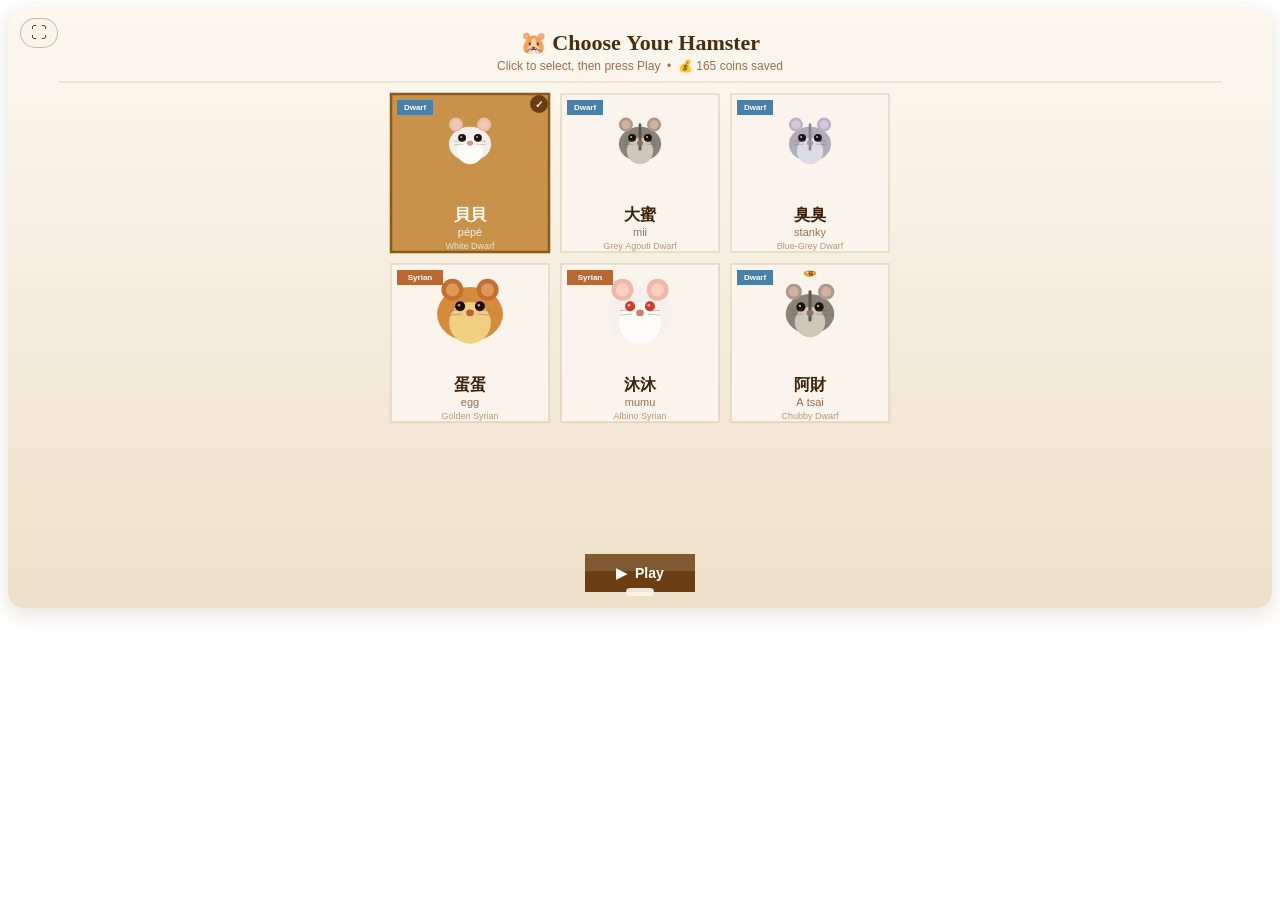
<file: index.html>
<!--
  Hamster Game — entry document.

  This file is intentionally thin: the styles live in css/styles.css and the
  code lives under js/, organized by concern (state, render, behavior, ui…).
  The script tag near the bottom loads js/main.js as an ES module, which in
  turn pulls in everything else via static imports.

  Because the project uses ES modules, it must be served via http (the dev
  setup is `bun index.html`, which provides hot reload). Opening this file
  directly with file:// will fail to load the modules in most browsers.
-->
<!DOCTYPE html>
<html lang="en">
<head>
  <meta charset="utf-8">
  <meta name="viewport" content="width=device-width,initial-scale=1,viewport-fit=cover">
  <title>Hamster Game</title>
  <link rel="stylesheet" href="css/styles.css">
</head>
<body>
  <div id="gameContainer">
    <!-- The single drawing surface. Sized at runtime in canvas.js (DPR-aware). -->
    <canvas id="hc" width="680" height="600"></canvas>

    <!-- Day/night tint — its background color is animated by hud.js. -->
    <div id="sleepOverlay"></div>

    <!-- HUD overlay. Hidden until the player enters the game (see input.js). -->
    <div id="hud">
      <div class="pill" id="coinBadge">
        <span>💰</span><span id="coinNum">0</span>
      </div>
      <div class="pill" id="statBars">
        <div class="statBar" title="hunger">
          <span class="icon">🍽️</span>
          <div class="bar"><div class="fill" id="bar-hunger" style="width:80%;background:#e0a040;"></div></div>
        </div>
        <div class="statBar" title="thirst">
          <span class="icon">💧</span>
          <div class="bar"><div class="fill" id="bar-thirst" style="width:80%;background:#5ab8d8;"></div></div>
        </div>
        <div class="statBar" title="energy">
          <span class="icon">⚡</span>
          <div class="bar"><div class="fill" id="bar-energy" style="width:80%;background:#d8c040;"></div></div>
        </div>
        <div class="statBar" title="happy">
          <span class="icon">💚</span>
          <div class="bar"><div class="fill" id="bar-happy" style="width:80%;background:#7ac058;"></div></div>
        </div>
        <div class="statBar" title="clean">
          <span class="icon">🛁</span>
          <div class="bar"><div class="fill" id="bar-clean" style="width:80%;background:#a888d8;"></div></div>
        </div>
      </div>
      <div id="hudButtons">
        <button class="iconBtn" id="rainBtn"  title="Treat Rain mini-game">🌧️</button>
        <button class="iconBtn" id="dayBtn"   title="day/night">☀️</button>
        <button class="iconBtn" id="muteBtn"  title="sound">🔊</button>
        <button class="iconBtn" id="photoBtn" title="screenshot">📸</button>
        <button class="iconBtn" id="statsBtn" title="stats">📊</button>
        <button class="iconBtn" id="achBtn"   title="achievements">🏆</button>
        <button class="iconBtn" id="shopBtn"  title="shop">🏪</button>
      </div>
    </div>

    <!-- Status text pill ("Refreshed!", "Cleaned!", etc.) -->
    <div id="hst"></div>

    <!-- Hover tooltip (populated by tooltips.js). -->
    <div id="tooltip"></div>

    <button id="backBtn">⬅ Change Hamster</button>
    <button id="fullscreenBtn">⛶</button>

    <!-- Toast stack: achievement-unlock notifications slide in here. -->
    <div id="toastStack"></div>

    <!-- First-run welcome overlay. Auto-shown only on a fresh save and
         dismissed on click, on the OK button, or after the first interaction.
         See firstrun.js. -->
    <div id="firstRunOverlay">
      <div class="firstRunBox">
        <h3>🐹 Welcome!</h3>
        <p>Take care of your hamster:</p>
        <ul>
          <li>🎡 Click the wheel — they'll run for coins</li>
          <li>🌻 Drag a seed onto them to feed</li>
          <li>♥ Click your hamster to pet</li>
          <li>♻ Click any poop to clean it (+💰)</li>
          <li>🏆 Earn coins → buy treats &amp; toys in the shop</li>
        </ul>
        <button id="firstRunOk">Got it!</button>
      </div>
    </div>

    <!-- Stats modal — populated by stats.js -->
    <div id="statsModal">
      <div class="statsBox">
        <button class="closeBtn" id="closeStats">✕</button>
        <h2>📊 Your Hamster Journey</h2>
        <div class="sub">Lifetime totals across every session.</div>
        <div class="statsGrid" id="statsGrid"></div>
        <div class="statsActions">
          <button id="helpBtn">📖 How to Play</button>
          <button id="exportSaveBtn">📥 Export Save</button>
          <button id="importSaveBtn">📤 Import Save</button>
          <!-- Hidden native file picker. The visible Import button forwards to it. -->
          <input type="file" id="importSaveInput" accept="application/json" hidden>
        </div>
      </div>
    </div>

    <!-- Help / How-to-Play modal — populated statically; help.js handles
         show/hide and the reset-save button. -->
    <div id="helpModal">
      <div class="helpBox">
        <button class="closeBtn" id="closeHelp">✕</button>
        <h2>📖 How to Play</h2>

        <section>
          <h3>Care for your hamster</h3>
          <ul>
            <li>🌻 Drag a seed from the basket onto your hamster to feed.</li>
            <li>💧 Click the water bottle to drink.</li>
            <li>🏡 Click the hut to nap (restores energy).</li>
            <li>🛁 Click the sand bath to clean off.</li>
            <li>♥ Click your hamster to pet — boosts happiness.</li>
          </ul>
        </section>

        <section>
          <h3>Earn coins</h3>
          <ul>
            <li>♻ Click any poop or shell to bin it. (+1💰)</li>
            <li>🎡 Wheel runs (+3💰), 🪵 chew log (+1💰), 🪜 ladder slide (+2💰)</li>
            <li>🌧️ Treat Rain mini-game on a 90s cooldown — catch falling treats.</li>
            <li>🌟 Daily login streak — coming back grows your bonus.</li>
          </ul>
        </section>

        <section>
          <h3>Shop &amp; customization</h3>
          <ul>
            <li>🏪 Buy toys, treats, costumes, and habitat themes.</li>
            <li>🎀 Costumes appear on your hamster's head.</li>
            <li>🌿 Themes repaint the cage walls and floor.</li>
            <li>🥕 Treats give big stat boosts when fed.</li>
          </ul>
        </section>

        <section>
          <h3>Other things to notice</h3>
          <ul>
            <li>👋 A friend hamster occasionally visits the cage.</li>
            <li>☀️🌙 The day/night cycle changes the lighting and music.</li>
            <li>🦋 Butterflies appear by day; fireflies at night.</li>
            <li>🐹 Your hamster looks visibly tired/dirty when stats drop.</li>
            <li>🏆 Achievements track milestones — view them with the trophy button.</li>
          </ul>
        </section>

        <section>
          <h3>Keyboard shortcuts</h3>
          <ul class="keymap">
            <li><kbd>1</kbd> Treat Rain</li>
            <li><kbd>2</kbd> Day / Night</li>
            <li><kbd>3</kbd> Mute</li>
            <li><kbd>4</kbd> Photo</li>
            <li><kbd>5</kbd> Stats</li>
            <li><kbd>6</kbd> Achievements</li>
            <li><kbd>7</kbd> Shop</li>
            <li><kbd>Esc</kbd> Close any modal</li>
          </ul>
        </section>

        <section class="helpCredits">
          <p>🎵 Music: <em>Fluffing a Duck</em> &amp; <em>Carefree</em> by
          <a href="https://incompetech.com" target="_blank" rel="noopener">Kevin MacLeod</a>,
          licensed under <a href="https://creativecommons.org/licenses/by/4.0/" target="_blank" rel="noopener">CC-BY 4.0</a>.</p>
        </section>

        <section class="helpDanger">
          <button id="resetSaveBtn">⚠️ Reset save data…</button>
        </section>
      </div>
    </div>

    <!-- Achievements modal — populated by achievements.js -->
    <div id="achModal">
      <div class="achModalBox">
        <button class="closeBtn" id="closeAch">✕</button>
        <h2>🏆 Achievements</h2>
        <div class="sub" id="achSubtitle">Unlocked: 0 / 22</div>
        <div class="achControls">
          <div class="achFilters">
            <button class="achFilter active" data-filter="all">All</button>
            <button class="achFilter"        data-filter="progress">In progress</button>
            <button class="achFilter"        data-filter="done">Done</button>
          </div>
          <select class="achCategory" id="achCategory" title="Filter by category">
            <option value="all">All categories</option>
            <option value="pets">🤗 Pets</option>
            <option value="wheel">🎡 Wheel</option>
            <option value="clean">♻️ Cleaning</option>
            <option value="sleep">💤 Sleep</option>
            <option value="bath">🛁 Bath</option>
            <option value="chew">🪵 Chew</option>
            <option value="photo">📸 Photo</option>
            <option value="food">🥕 Food</option>
            <option value="water">💧 Water</option>
            <option value="visits">👋 Visits</option>
            <option value="money">💰 Money</option>
            <option value="streak">🌟 Streak</option>
            <option value="minigame">🌧️ Mini-game</option>
            <option value="collect">🎩 Collection</option>
            <option value="stats">📊 Stats</option>
            <option value="time">⏱️ Time</option>
            <option value="play">🪜 Play</option>
            <option value="combos">🧩 Combos</option>
            <option value="other">…Other</option>
          </select>
          <select class="achSort" id="achSort" title="Sort order">
            <option value="progress">Sort: Progress</option>
            <option value="name">Sort: A→Z</option>
            <option value="reward">Sort: Reward</option>
            <option value="threshold">Sort: Threshold</option>
          </select>
          <input type="text" class="achSearch" id="achSearch" placeholder="🔍 Search…" />
          <button class="achClear" id="achClear" hidden title="Clear all filters">✕</button>
        </div>
        <div class="achGrid" id="achGrid"></div>
      </div>
    </div>

    <!-- Shop modal — populated by shop.js -->
    <div id="shopModal">
      <div class="shopBox">
        <button class="closeBtn" id="closeShop">✕</button>
        <h2>🏪 Hamster Shop</h2>
        <div class="sub">Earn coins by cleaning poop, finishing wheel runs, and keeping stats happy.</div>
        <div class="shopTabs">
          <button class="shopTab active" data-tab="toys">Toys</button>
          <button class="shopTab"        data-tab="treats">Treats</button>
          <button class="shopTab"        data-tab="cosmetics">Costumes</button>
          <button class="shopTab"        data-tab="themes">Themes</button>
        </div>
        <div class="shopGrid" id="shopGrid"></div>
      </div>
    </div>
  </div>

  <script type="module" src="js/main.js"></script>
</body>
</html>
</file>
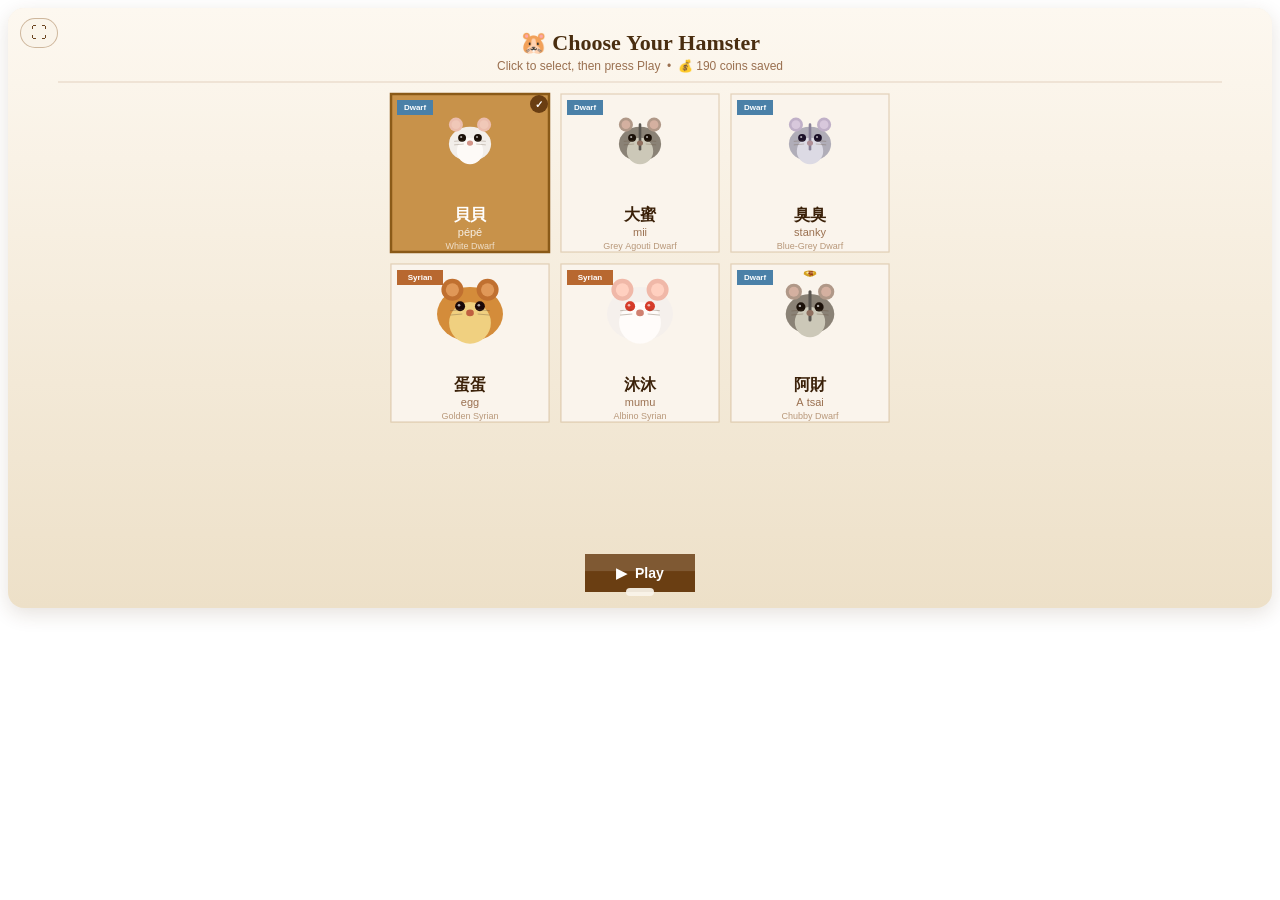
<file: share.html>
<!DOCTYPE html>
<html lang="en">
<head>
<meta charset="utf-8">
<meta name="viewport" content="width=device-width,initial-scale=1,viewport-fit=cover">
<title>Hamster Game</title>
<style>
/*
 * styles.css
 *
 * All visual styling for the Hamster Game. The canvas itself is painted in JS;
 * everything in this file styles the *overlays* that float above the canvas:
 * the HUD strip, on-screen buttons (fullscreen, back, shop, mute, day/night),
 * the status text pill, the day/night tint layer, and the shop modal.
 */

#gameContainer {
  position: relative;
  width: 100%;
  height: 600px;
  border-radius: 16px;
  overflow: hidden;
  background: #f5efe6;
  font-family: 'Segoe UI', 'PingFang TC', sans-serif;
  box-shadow: 0 6px 20px rgba(80, 50, 20, 0.14);
}

/* The game canvas fills the container; touch-action:none disables the
   browser's default pan/zoom so we can handle drags ourselves. */
#hc {
  position: absolute;
  inset: 0;
  width: 100%;
  height: 100%;
  touch-action: none;
}

/* ---------- HUD strip (top of screen during play) ---------- */

#hud {
  position: absolute;
  top: 8px;
  left: 54px;   /* leaves room for the fullscreen button at top-left */
  right: 152px; /* leaves room for the back button + extra HUD buttons */
  display: none;
  gap: 6px;
  align-items: center;
  z-index: 8;
  pointer-events: none; /* children re-enable as needed */
}
#hud.show { display: flex; }

.pill {
  background: rgba(250, 244, 234, 0.95);
  padding: 5px 10px;
  border-radius: 20px;
  border: 1.5px solid rgba(140, 90, 40, 0.4);
  font-size: 12px;
  color: #5a3010;
  pointer-events: auto;
}

#coinBadge {
  font-weight: bold;
  color: #a06010;
  display: flex;
  align-items: center;
  gap: 4px;
  white-space: nowrap;
}

/* The .pop class is toggled momentarily after each coin gain to trigger
   a one-shot scale animation. JS removes/re-adds the class to restart it. */
#coinBadge .pop { display: inline-block; animation: coinpop 0.4s ease; }
@keyframes coinpop {
  0%   { transform: scale(1); }
  50%  { transform: scale(1.4); color: #e8b020; }
  100% { transform: scale(1); }
}

#statBars {
  flex: 1;
  display: flex;
  gap: 6px;
  align-items: center;
  min-width: 0;
}
.statBar { flex: 1; display: flex; align-items: center; gap: 3px; min-width: 0; }
.statBar .icon { font-size: 13px; line-height: 1; flex-shrink: 0; }
.statBar .bar {
  flex: 1;
  height: 7px;
  border-radius: 4px;
  background: #e8dccc;
  overflow: hidden;
  min-width: 18px;
}
/* Bar colors are set inline by JS so they can shift to red/orange when low. */
.statBar .fill {
  height: 100%;
  transition: width 0.5s, background 0.5s;
  border-radius: 4px;
}

#hudButtons { display: flex; gap: 6px; }

.iconBtn {
  font-size: 14px;
  padding: 5px 10px;
  border-radius: 20px;
  border: 1.5px solid rgba(140, 90, 40, 0.4);
  background: rgba(250, 244, 234, 0.92);
  color: #6b4420;
  cursor: pointer;
  font-family: inherit;
  line-height: 1;
  pointer-events: auto;
}
.iconBtn:hover { background: rgba(255, 235, 200, 1); }
/* Disabled icon buttons (e.g. rain on cooldown) — slightly washed out and
   non-interactive but still readable. */
.iconBtn:disabled {
  opacity: 0.55;
  cursor: not-allowed;
  background: rgba(230, 218, 200, 0.7);
}
.iconBtn:disabled:hover { background: rgba(230, 218, 200, 0.7); }
/* Rain button gets a fixed minimum width so the layout doesn't jiggle when
   the label switches between 🌧️ and a "⏳45" cooldown counter. */
#rainBtn { min-width: 44px; text-align: center; }

/* Narrow viewport — the HUD has 7 buttons + a stats bar pill + a coin
   pill. On widths below ~720 the row gets cramped, so we shrink padding,
   tighten gaps, and steal a little of the safe-area on the sides so the
   stat bars still have room to breathe. */
@media (max-width: 720px) {
  #hud { left: 48px; right: 130px; gap: 4px; }
  .iconBtn { padding: 4px 7px; font-size: 13px; }
  .pill { padding: 4px 8px; font-size: 11px; }
  #hudButtons { gap: 4px; }
  #rainBtn { min-width: 38px; }
}

/* ---------- Floating UI ---------- */

/* Status text pill at the bottom — shows "Welcome…", "Refreshed!", etc. */
#hst {
  position: absolute;
  bottom: 12px;
  left: 50%;
  transform: translateX(-50%);
  font-size: 12px;
  color: #6b5240;
  background: rgba(250, 244, 234, 0.92);
  padding: 4px 14px;
  border-radius: 20px;
  pointer-events: none;
  white-space: nowrap;
  z-index: 10;
}

#backBtn {
  display: none; /* shown only after a hamster is selected */
  position: absolute;
  top: 48px;
  right: 12px;
  font-size: 11px;
  padding: 5px 12px;
  border-radius: 20px;
  border: 1.5px solid rgba(140, 90, 40, 0.4);
  background: rgba(250, 244, 234, 0.92);
  color: #6b4420;
  cursor: pointer;
  font-family: inherit;
  z-index: 10;
}

#fullscreenBtn {
  position: absolute;
  top: 10px;
  left: 12px;
  font-size: 16px;
  padding: 6px 10px;
  border-radius: 20px;
  border: 1.5px solid rgba(140, 90, 40, 0.4);
  background: rgba(250, 244, 234, 0.92);
  color: #6b4420;
  cursor: pointer;
  font-family: inherit;
  line-height: 1;
  z-index: 10;
}

/* ---------- Shop modal ---------- */

#shopModal {
  display: none;
  position: absolute;
  inset: 0;
  background: rgba(40, 20, 10, 0.55);
  z-index: 20;
  align-items: center;
  justify-content: center;
  padding: 14px;
}
#shopModal.show { display: flex; }

.shopBox {
  background: #faf4ec;
  border-radius: 18px;
  padding: 16px 20px 20px;
  max-width: 520px;
  width: 100%;
  max-height: 92%;
  overflow: auto;
  border: 3px solid #c89058;
  box-shadow: 0 10px 30px rgba(0, 0, 0, 0.3);
}
.shopBox h2 { margin: 0 0 4px; color: #5a3010; font-family: Georgia, serif; font-size: 20px; }
.shopBox .sub { color: #9a7050; font-size: 11px; margin-bottom: 12px; }

.shopTabs {
  display: flex;
  gap: 6px;
  margin-bottom: 10px;
  border-bottom: 1.5px solid #e0c8a0;
  padding-bottom: 8px;
}
.shopTab {
  padding: 5px 14px;
  border-radius: 14px;
  border: 1.5px solid #d4b88a;
  background: #fff8ed;
  color: #7a5028;
  font-size: 12px;
  cursor: pointer;
  font-family: inherit;
}
.shopTab.active {
  background: #c89058;
  color: #fff;
  border-color: #a06820;
  font-weight: bold;
}

.shopGrid {
  display: grid;
  grid-template-columns: repeat(auto-fill, minmax(120px, 1fr));
  gap: 9px;
}
.shopItem {
  border: 2px solid #d4b88a;
  border-radius: 14px;
  padding: 10px 8px;
  background: #fff8ed;
  text-align: center;
  display: flex;
  flex-direction: column;
  align-items: center;
}
.shopItem .emoji { font-size: 32px; line-height: 1; }
.shopItem .name  { font-weight: bold; color: #5a3010; margin: 4px 0 2px; font-size: 12px; }
.shopItem .desc  { font-size: 10px; color: #8a6840; min-height: 24px; line-height: 1.25; }
.shopItem .priceRow { margin-top: 6px; width: 100%; }
.shopItem button {
  width: 100%;
  padding: 5px;
  border-radius: 12px;
  border: none;
  background: #c89058;
  color: #fff;
  font-weight: bold;
  cursor: pointer;
  font-size: 11px;
  font-family: inherit;
}
.shopItem button:hover:not(:disabled) { background: #a06820; }
.shopItem button:disabled              { background: #bbb; cursor: not-allowed; }
.shopItem.owned     { background: #e8f4d8; border-color: #a8c878; }
.shopItem.equipped  { background: #ffe8a8; border-color: #d8a020; }

.closeBtn {
  float: right;
  background: none;
  border: none;
  font-size: 22px;
  cursor: pointer;
  color: #6b4420;
  line-height: 1;
  padding: 0 4px;
}

/* ---------- First-run welcome overlay ---------- */

#firstRunOverlay {
  display: none;
  position: absolute;
  inset: 0;
  background: rgba(40, 20, 10, 0.6);
  z-index: 18;
  align-items: center;
  justify-content: center;
  padding: 16px;
  /* Brief fade-in so the panel doesn't slam in instantly. */
  animation: frFade 0.25s ease;
}
#firstRunOverlay.show { display: flex; }
@keyframes frFade {
  from { opacity: 0; }
  to   { opacity: 1; }
}

.firstRunBox {
  background: #faf4ec;
  border-radius: 18px;
  padding: 18px 24px 20px;
  max-width: 340px;
  border: 3px solid #c89058;
  text-align: center;
  font-family: inherit;
  color: #5a3010;
  box-shadow: 0 12px 32px rgba(0, 0, 0, 0.35);
}
.firstRunBox h3 { margin: 0 0 8px; font-family: Georgia, serif; font-size: 19px; }
.firstRunBox p  { margin: 0 0 8px; font-size: 12px; color: #8a6840; }
.firstRunBox ul {
  list-style: none;
  padding: 0;
  margin: 0 0 14px;
  text-align: left;
  font-size: 12px;
  line-height: 1.7;
}
.firstRunBox li {
  padding: 2px 4px;
  border-radius: 8px;
  /* subtle striping by hover (decorative — these aren't interactive items) */
}
.firstRunBox button {
  background: #c89058;
  color: #fff;
  border: none;
  padding: 8px 22px;
  border-radius: 14px;
  font-family: inherit;
  font-weight: bold;
  cursor: pointer;
  font-size: 13px;
}
.firstRunBox button:hover { background: #a06820; }

/* Hover tooltip. Anchored at (left, top) which we set to the cursor position
   in canvas-logical pixels (converted to CSS pixels in tooltips.js); the
   transform shifts the box up and centers it horizontally above the cursor.
   The ::after pseudo draws the little arrow pointing down at the target. */
#tooltip {
  position: absolute;
  pointer-events: none;
  background: rgba(60, 35, 15, 0.92);
  color: #fff;
  font-size: 11px;
  padding: 5px 9px;
  border-radius: 8px;
  white-space: nowrap;
  z-index: 12;
  display: none;
  transform: translate(-50%, calc(-100% - 12px));
  box-shadow: 0 3px 10px rgba(0, 0, 0, 0.3);
  font-family: inherit;
  max-width: 240px;
}
#tooltip.show { display: block; }
#tooltip::after {
  content: '';
  position: absolute;
  top: 100%;
  left: 50%;
  transform: translateX(-50%);
  border: 5px solid transparent;
  border-top-color: rgba(60, 35, 15, 0.92);
}

/* Reduced-motion preference: replace large translations with simple fades,
   and stop the coin-pop scale bounce. We can't disable the canvas-side
   particle animations from CSS — those are gated in ambient.js — but we
   can soften the DOM-driven ones so the experience is calmer end-to-end. */
@media (prefers-reduced-motion: reduce) {
  .toast {
    animation: toastFadeIn 0.25s ease, toastFadeOut 0.5s ease 3.5s;
    animation-fill-mode: both;
  }
  @keyframes toastFadeIn  { from { opacity: 0; } to { opacity: 1; } }
  @keyframes toastFadeOut { from { opacity: 1; } to { opacity: 0; } }
  #coinBadge .pop { animation: none; }
  #firstRunOverlay { animation: none; }
}

/* Day/night tint layer. mix-blend-mode:multiply lets the underlying canvas
   show through while the colored fill darkens it for dusk/night. */
#sleepOverlay {
  position: absolute;
  inset: 0;
  pointer-events: none;
  z-index: 6;
  transition: background 1s;
  mix-blend-mode: multiply;
}

/* ---------- Achievement toast stack ---------- */

/* Stack hangs just below the HUD strip and grows downward when multiple
   unlocks land in quick succession. pointer-events:none so it never blocks
   clicks on whatever's underneath. */
#toastStack {
  position: absolute;
  top: 60px;
  left: 50%;
  transform: translateX(-50%);
  z-index: 25;
  display: flex;
  flex-direction: column;
  gap: 6px;
  align-items: center;
  pointer-events: none;
}

.toast {
  background: linear-gradient(135deg, #ffe080, #f0a040);
  border: 2px solid #a06820;
  border-radius: 14px;
  padding: 8px 14px;
  display: flex;
  align-items: center;
  gap: 10px;
  box-shadow: 0 6px 18px rgba(80, 50, 20, 0.32);
  color: #4a2008;
  font-family: inherit;
  min-width: 240px;
  /* Three keyframes: slide in, hold, fade out — total ~4s. */
  animation: toastIn 0.35s ease, toastOut 0.5s ease 3.5s;
  animation-fill-mode: both;
}
.toast .toastIcon { font-size: 28px; line-height: 1; }
.toast .toastInfo { display: flex; flex-direction: column; line-height: 1.15; }
.toast .toastName { font-weight: bold; font-size: 13px; }
.toast .toastSub  { font-size: 11px; opacity: 0.85; }

@keyframes toastIn {
  0%   { transform: translateY(-30px); opacity: 0; }
  100% { transform: translateY(0);     opacity: 1; }
}
@keyframes toastOut {
  0%   { opacity: 1; }
  100% { opacity: 0; transform: translateY(-12px); }
}

/* Small red dot on the achievements button when something has unlocked
   since the player last opened the modal. The pseudo-element saves us a
   span in the markup. */
#achBtn.hasNew {
  position: relative;
}
#achBtn.hasNew::after {
  content: '';
  position: absolute;
  top: -2px;
  right: -2px;
  width: 10px;
  height: 10px;
  border-radius: 50%;
  background: #e02850;
  border: 2px solid #faf4ec;
  box-shadow: 0 0 0 1px rgba(0, 0, 0, 0.1);
}

/* ---------- Help / How-to-Play modal ---------- */

#helpModal {
  display: none;
  position: absolute;
  inset: 0;
  background: rgba(40, 20, 10, 0.55);
  z-index: 23;
  align-items: center;
  justify-content: center;
  padding: 14px;
}
#helpModal.show { display: flex; }

.helpBox {
  background: #faf4ec;
  border-radius: 18px;
  padding: 16px 22px 20px;
  max-width: 540px;
  width: 100%;
  max-height: 92%;
  overflow: auto;
  border: 3px solid #c89058;
  box-shadow: 0 10px 30px rgba(0, 0, 0, 0.3);
  font-family: inherit;
  color: #4a2e10;
}
.helpBox h2 { margin: 0 0 4px; color: #5a3010; font-family: Georgia, serif; font-size: 20px; }
.helpBox h3 { margin: 12px 0 4px; color: #6a3e10; font-size: 13px; font-family: Georgia, serif; }
.helpBox section { margin-bottom: 4px; }
.helpBox ul {
  margin: 0;
  padding-left: 16px;
  font-size: 12px;
  line-height: 1.55;
  color: #5a3818;
}
/* Two-column compact layout for the keyboard map. */
.helpBox ul.keymap {
  display: grid;
  grid-template-columns: repeat(2, 1fr);
  list-style: none;
  padding-left: 0;
  gap: 4px 12px;
}
.helpBox kbd {
  display: inline-block;
  background: #f4e8d8;
  border: 1px solid #c89058;
  border-bottom-width: 2px;
  border-radius: 4px;
  padding: 1px 6px;
  font-family: ui-monospace, "SF Mono", Menlo, monospace;
  font-size: 11px;
  color: #4a2e10;
  margin-right: 6px;
  min-width: 18px;
  text-align: center;
}

/* Attribution row in Help. Subtle by default — present for license
   compliance, not a primary surface. */
.helpCredits {
  margin-top: 12px;
  padding-top: 10px;
  border-top: 1px solid #e0c8a0;
  font-size: 10px;
  color: #8a6840;
  text-align: center;
}
.helpCredits a { color: #6a4818; }
.helpCredits p { margin: 0; }

/* The reset-save row is visually walled off so the button isn't an
   accidental click target when scrolling through help. Border + colour
   shift signal "this is the destructive area". */
.helpDanger {
  margin-top: 14px;
  padding-top: 12px;
  border-top: 1.5px dashed #d4b88a;
  text-align: center;
}
.helpDanger button {
  padding: 6px 14px;
  border-radius: 12px;
  border: 1.5px solid #d04030;
  background: #fff8ed;
  color: #c02020;
  cursor: pointer;
  font-family: inherit;
  font-size: 12px;
  font-weight: bold;
}
.helpDanger button:hover { background: #ffe8e0; }

/* ---------- Stats modal ---------- */

#statsModal {
  display: none;
  position: absolute;
  inset: 0;
  background: rgba(40, 20, 10, 0.55);
  z-index: 22;
  align-items: center;
  justify-content: center;
  padding: 14px;
}
#statsModal.show { display: flex; }

.statsBox {
  background: #faf4ec;
  border-radius: 18px;
  padding: 16px 20px 20px;
  max-width: 520px;
  width: 100%;
  max-height: 92%;
  overflow: auto;
  border: 3px solid #c89058;
  box-shadow: 0 10px 30px rgba(0, 0, 0, 0.3);
}
.statsBox h2 { margin: 0 0 4px; color: #5a3010; font-family: Georgia, serif; font-size: 20px; }
.statsBox .sub { color: #9a7050; font-size: 11px; margin-bottom: 12px; }

.statsGrid {
  display: grid;
  grid-template-columns: repeat(auto-fill, minmax(140px, 1fr));
  gap: 9px;
}
.statCard {
  border: 2px solid #d4b88a;
  border-radius: 14px;
  padding: 10px 8px;
  background: #fff8ed;
  text-align: center;
}
.statCard .statIcon  { font-size: 24px; line-height: 1; margin-bottom: 4px; }
.statCard .statLabel { font-size: 10px; color: #8a6840; line-height: 1.2; min-height: 24px; }
.statCard .statValue {
  font-size: 18px;
  font-weight: bold;
  color: #5a3010;
  margin-top: 4px;
  font-family: Georgia, serif;
}

/* Save export/import row at the bottom of the stats panel. */
.statsActions {
  margin-top: 14px;
  display: flex;
  gap: 8px;
  justify-content: center;
  flex-wrap: wrap;
}
.statsActions button {
  padding: 6px 14px;
  border-radius: 12px;
  border: 1.5px solid #c89058;
  background: #fff8ed;
  color: #5a3010;
  cursor: pointer;
  font-family: inherit;
  font-size: 12px;
  font-weight: bold;
}
.statsActions button:hover { background: #ffe8c8; }

/* ---------- Achievements modal ---------- */

#achModal {
  display: none;
  position: absolute;
  inset: 0;
  background: rgba(40, 20, 10, 0.55);
  z-index: 22;
  align-items: center;
  justify-content: center;
  padding: 14px;
}
#achModal.show { display: flex; }

.achModalBox {
  background: #faf4ec;
  border-radius: 18px;
  padding: 16px 20px 20px;
  max-width: 560px;
  width: 100%;
  max-height: 92%;
  overflow: auto;
  border: 3px solid #c89058;
  box-shadow: 0 10px 30px rgba(0, 0, 0, 0.3);
}
.achModalBox h2 { margin: 0 0 4px; color: #5a3010; font-family: Georgia, serif; font-size: 20px; }
.achModalBox .sub { color: #9a7050; font-size: 11px; margin-bottom: 12px; }

/* Filter / search controls row — sits between the subtitle and the
   list. Filter tabs on the left, search input takes the remaining width. */
.achControls {
  display: flex;
  gap: 8px;
  align-items: center;
  margin-bottom: 10px;
  flex-wrap: wrap;
}
.achFilters { display: flex; gap: 4px; }
.achFilter {
  padding: 4px 12px;
  border-radius: 12px;
  border: 1.5px solid #d4b88a;
  background: #fff8ed;
  color: #7a5028;
  font-size: 11px;
  cursor: pointer;
  font-family: inherit;
}
.achFilter.active {
  background: #c89058;
  color: #fff;
  border-color: #a06820;
  font-weight: bold;
}
.achCategory,
.achSort {
  padding: 5px 8px;
  border-radius: 12px;
  border: 1.5px solid #d4b88a;
  background: #fff8ed;
  color: #4a2e10;
  font-size: 11px;
  font-family: inherit;
  cursor: pointer;
}
.achCategory:focus,
.achSort:focus { border-color: #c89058; outline: none; }

.achSearch {
  flex: 1;
  min-width: 120px;
  padding: 5px 10px;
  border-radius: 12px;
  border: 1.5px solid #d4b88a;
  background: #fff8ed;
  color: #4a2e10;
  font-size: 12px;
  font-family: inherit;
  outline: none;
}
.achSearch:focus { border-color: #c89058; }

/* Clear-filters button — hidden when no filters active, appears when
   any filter (status, category, search) is non-default. Single-click
   reset is faster than re-touching three controls. */
.achClear {
  padding: 5px 10px;
  border-radius: 12px;
  border: 1.5px solid #c89058;
  background: #fff8ed;
  color: #6a3e10;
  cursor: pointer;
  font-family: inherit;
  font-size: 11px;
  font-weight: bold;
}
.achClear:hover { background: #ffe8c8; }

/* Compact single-column list view — many more entries fit per page than
   the old card grid, which matters when there are 10,000+ tasks. */
.achGrid {
  display: flex;
  flex-direction: column;
  gap: 6px;
}

/* One task row. Three columns: icon | name+desc stack | progress+reward
   stack. Locked rows are desaturated, completed rows get a gold sheen. */
.achRow {
  display: grid;
  grid-template-columns: 36px 1fr auto;
  align-items: center;
  gap: 12px;
  padding: 8px 12px;
  border: 1.5px solid #d4b88a;
  border-radius: 10px;
  background: #fff8ed;
  filter: grayscale(0.85);
  opacity: 0.65;
  transition: filter 0.3s, opacity 0.3s;
}
.achRow.got {
  filter: none;
  opacity: 1;
  background: linear-gradient(135deg, #fff4d6, #ffe89a);
  border-color: #d8a020;
}
.achRow .achIcon { font-size: 24px; line-height: 1; text-align: center; }
.achRow .achMid  { display: flex; flex-direction: column; gap: 2px; min-width: 0; }
.achRow .achName { font-weight: bold; color: #5a3010; font-size: 13px; line-height: 1.15; }
.achRow .achDesc { font-size: 11px; color: #8a6840; line-height: 1.3; }
.achRow .achRight {
  display: flex;
  flex-direction: column;
  gap: 3px;
  align-items: flex-end;
  white-space: nowrap;
}
.achRow .achProgress {
  font-size: 10px;
  color: #6a4a20;
  background: rgba(160, 110, 40, 0.12);
  padding: 1px 8px;
  border-radius: 10px;
}
.achRow .achReward { font-size: 12px; color: #a06010; font-weight: bold; }

/* Small category chip on each row — only shown when viewing All
   categories. Quietly tucked above the progress/reward column so the
   eye finds it when needed but doesn't add visual weight when scanning
   names. */
.achRow .achCatChip {
  font-size: 9px;
  background: rgba(160, 110, 40, 0.12);
  color: #6a4a20;
  padding: 1px 7px;
  border-radius: 8px;
  white-space: nowrap;
  font-weight: normal;
}

/* Horizontal progress bar inside a counter row — visual companion to
   the "47/100" numeric label, gives the scrolling task list real
   "how close am I" affordance at a glance. */
.achRow .achBar {
  width: 100%;
  height: 4px;
  background: rgba(0, 0, 0, 0.08);
  border-radius: 2px;
  overflow: hidden;
  margin-top: 4px;
}
.achRow .achBarFill {
  height: 100%;
  background: linear-gradient(90deg, #c89058, #e8a040);
  transition: width 0.4s ease;
}

/* "Show more" button at the bottom — full-width, dashed border so it
   reads as "load next page" rather than another row. */
.achShowMore {
  padding: 10px 16px;
  border-radius: 12px;
  border: 2px dashed #c89058;
  background: #fff8ed;
  color: #6a3e10;
  cursor: pointer;
  font-family: inherit;
  font-size: 12px;
  font-weight: bold;
  margin-top: 6px;
}
.achShowMore:hover { background: #ffe8c8; }

</style>
</head>
<body>
<div id="gameContainer">
    <!-- The single drawing surface. Sized at runtime in canvas.js (DPR-aware). -->
    <canvas id="hc" width="680" height="600"></canvas>

    <!-- Day/night tint — its background color is animated by hud.js. -->
    <div id="sleepOverlay"></div>

    <!-- HUD overlay. Hidden until the player enters the game (see input.js). -->
    <div id="hud">
      <div class="pill" id="coinBadge">
        <span>💰</span><span id="coinNum">0</span>
      </div>
      <div class="pill" id="statBars">
        <div class="statBar" title="hunger">
          <span class="icon">🍽️</span>
          <div class="bar"><div class="fill" id="bar-hunger" style="width:80%;background:#e0a040;"></div></div>
        </div>
        <div class="statBar" title="thirst">
          <span class="icon">💧</span>
          <div class="bar"><div class="fill" id="bar-thirst" style="width:80%;background:#5ab8d8;"></div></div>
        </div>
        <div class="statBar" title="energy">
          <span class="icon">⚡</span>
          <div class="bar"><div class="fill" id="bar-energy" style="width:80%;background:#d8c040;"></div></div>
        </div>
        <div class="statBar" title="happy">
          <span class="icon">💚</span>
          <div class="bar"><div class="fill" id="bar-happy" style="width:80%;background:#7ac058;"></div></div>
        </div>
        <div class="statBar" title="clean">
          <span class="icon">🛁</span>
          <div class="bar"><div class="fill" id="bar-clean" style="width:80%;background:#a888d8;"></div></div>
        </div>
      </div>
      <div id="hudButtons">
        <button class="iconBtn" id="rainBtn"  title="Treat Rain mini-game">🌧️</button>
        <button class="iconBtn" id="dayBtn"   title="day/night">☀️</button>
        <button class="iconBtn" id="muteBtn"  title="sound">🔊</button>
        <button class="iconBtn" id="photoBtn" title="screenshot">📸</button>
        <button class="iconBtn" id="statsBtn" title="stats">📊</button>
        <button class="iconBtn" id="achBtn"   title="achievements">🏆</button>
        <button class="iconBtn" id="shopBtn"  title="shop">🏪</button>
      </div>
    </div>

    <!-- Status text pill ("Refreshed!", "Cleaned!", etc.) -->
    <div id="hst"></div>

    <!-- Hover tooltip (populated by tooltips.js). -->
    <div id="tooltip"></div>

    <button id="backBtn">⬅ Change Hamster</button>
    <button id="fullscreenBtn">⛶</button>

    <!-- Toast stack: achievement-unlock notifications slide in here. -->
    <div id="toastStack"></div>

    <!-- First-run welcome overlay. Auto-shown only on a fresh save and
         dismissed on click, on the OK button, or after the first interaction.
         See firstrun.js. -->
    <div id="firstRunOverlay">
      <div class="firstRunBox">
        <h3>🐹 Welcome!</h3>
        <p>Take care of your hamster:</p>
        <ul>
          <li>🎡 Click the wheel — they'll run for coins</li>
          <li>🌻 Drag a seed onto them to feed</li>
          <li>♥ Click your hamster to pet</li>
          <li>♻ Click any poop to clean it (+💰)</li>
          <li>🏆 Earn coins → buy treats &amp; toys in the shop</li>
        </ul>
        <button id="firstRunOk">Got it!</button>
      </div>
    </div>

    <!-- Stats modal — populated by stats.js -->
    <div id="statsModal">
      <div class="statsBox">
        <button class="closeBtn" id="closeStats">✕</button>
        <h2>📊 Your Hamster Journey</h2>
        <div class="sub">Lifetime totals across every session.</div>
        <div class="statsGrid" id="statsGrid"></div>
        <div class="statsActions">
          <button id="helpBtn">📖 How to Play</button>
          <button id="exportSaveBtn">📥 Export Save</button>
          <button id="importSaveBtn">📤 Import Save</button>
          <!-- Hidden native file picker. The visible Import button forwards to it. -->
          <input type="file" id="importSaveInput" accept="application/json" hidden>
        </div>
      </div>
    </div>

    <!-- Help / How-to-Play modal — populated statically; help.js handles
         show/hide and the reset-save button. -->
    <div id="helpModal">
      <div class="helpBox">
        <button class="closeBtn" id="closeHelp">✕</button>
        <h2>📖 How to Play</h2>

        <section>
          <h3>Care for your hamster</h3>
          <ul>
            <li>🌻 Drag a seed from the basket onto your hamster to feed.</li>
            <li>💧 Click the water bottle to drink.</li>
            <li>🏡 Click the hut to nap (restores energy).</li>
            <li>🛁 Click the sand bath to clean off.</li>
            <li>♥ Click your hamster to pet — boosts happiness.</li>
          </ul>
        </section>

        <section>
          <h3>Earn coins</h3>
          <ul>
            <li>♻ Click any poop or shell to bin it. (+1💰)</li>
            <li>🎡 Wheel runs (+3💰), 🪵 chew log (+1💰), 🪜 ladder slide (+2💰)</li>
            <li>🌧️ Treat Rain mini-game on a 90s cooldown — catch falling treats.</li>
            <li>🌟 Daily login streak — coming back grows your bonus.</li>
          </ul>
        </section>

        <section>
          <h3>Shop &amp; customization</h3>
          <ul>
            <li>🏪 Buy toys, treats, costumes, and habitat themes.</li>
            <li>🎀 Costumes appear on your hamster's head.</li>
            <li>🌿 Themes repaint the cage walls and floor.</li>
            <li>🥕 Treats give big stat boosts when fed.</li>
          </ul>
        </section>

        <section>
          <h3>Other things to notice</h3>
          <ul>
            <li>👋 A friend hamster occasionally visits the cage.</li>
            <li>☀️🌙 The day/night cycle changes the lighting and music.</li>
            <li>🦋 Butterflies appear by day; fireflies at night.</li>
            <li>🐹 Your hamster looks visibly tired/dirty when stats drop.</li>
            <li>🏆 Achievements track milestones — view them with the trophy button.</li>
          </ul>
        </section>

        <section>
          <h3>Keyboard shortcuts</h3>
          <ul class="keymap">
            <li><kbd>1</kbd> Treat Rain</li>
            <li><kbd>2</kbd> Day / Night</li>
            <li><kbd>3</kbd> Mute</li>
            <li><kbd>4</kbd> Photo</li>
            <li><kbd>5</kbd> Stats</li>
            <li><kbd>6</kbd> Achievements</li>
            <li><kbd>7</kbd> Shop</li>
            <li><kbd>Esc</kbd> Close any modal</li>
          </ul>
        </section>

        <section class="helpCredits">
          <p>🎵 Music: <em>Fluffing a Duck</em> &amp; <em>Carefree</em> by
          <a href="https://incompetech.com" target="_blank" rel="noopener">Kevin MacLeod</a>,
          licensed under <a href="https://creativecommons.org/licenses/by/4.0/" target="_blank" rel="noopener">CC-BY 4.0</a>.</p>
        </section>

        <section class="helpDanger">
          <button id="resetSaveBtn">⚠️ Reset save data…</button>
        </section>
      </div>
    </div>

    <!-- Achievements modal — populated by achievements.js -->
    <div id="achModal">
      <div class="achModalBox">
        <button class="closeBtn" id="closeAch">✕</button>
        <h2>🏆 Achievements</h2>
        <div class="sub" id="achSubtitle">Unlocked: 0 / 22</div>
        <div class="achControls">
          <div class="achFilters">
            <button class="achFilter active" data-filter="all">All</button>
            <button class="achFilter"        data-filter="progress">In progress</button>
            <button class="achFilter"        data-filter="done">Done</button>
          </div>
          <select class="achCategory" id="achCategory" title="Filter by category">
            <option value="all">All categories</option>
            <option value="pets">🤗 Pets</option>
            <option value="wheel">🎡 Wheel</option>
            <option value="clean">♻️ Cleaning</option>
            <option value="sleep">💤 Sleep</option>
            <option value="bath">🛁 Bath</option>
            <option value="chew">🪵 Chew</option>
            <option value="photo">📸 Photo</option>
            <option value="food">🥕 Food</option>
            <option value="water">💧 Water</option>
            <option value="visits">👋 Visits</option>
            <option value="money">💰 Money</option>
            <option value="streak">🌟 Streak</option>
            <option value="minigame">🌧️ Mini-game</option>
            <option value="collect">🎩 Collection</option>
            <option value="stats">📊 Stats</option>
            <option value="time">⏱️ Time</option>
            <option value="play">🪜 Play</option>
            <option value="combos">🧩 Combos</option>
            <option value="other">…Other</option>
          </select>
          <select class="achSort" id="achSort" title="Sort order">
            <option value="progress">Sort: Progress</option>
            <option value="name">Sort: A→Z</option>
            <option value="reward">Sort: Reward</option>
            <option value="threshold">Sort: Threshold</option>
          </select>
          <input type="text" class="achSearch" id="achSearch" placeholder="🔍 Search…" />
          <button class="achClear" id="achClear" hidden title="Clear all filters">✕</button>
        </div>
        <div class="achGrid" id="achGrid"></div>
      </div>
    </div>

    <!-- Shop modal — populated by shop.js -->
    <div id="shopModal">
      <div class="shopBox">
        <button class="closeBtn" id="closeShop">✕</button>
        <h2>🏪 Hamster Shop</h2>
        <div class="sub">Earn coins by cleaning poop, finishing wheel runs, and keeping stats happy.</div>
        <div class="shopTabs">
          <button class="shopTab active" data-tab="toys">Toys</button>
          <button class="shopTab"        data-tab="treats">Treats</button>
          <button class="shopTab"        data-tab="cosmetics">Costumes</button>
          <button class="shopTab"        data-tab="themes">Themes</button>
        </div>
        <div class="shopGrid" id="shopGrid"></div>
      </div>
    </div>
  </div>
<script>
// js/config.js
var HAMS = [
  { name: "貝貝", roman: "pépé", type: "dwarf", body: "#f2eeea", belly: "#fdfaf7", ear: "#ebbdad", earIn: "#f0c8b8", nose: "#d4968a", eye: "#1a1008", stripe: null, desc: "White Dwarf", fat: 1, yuanbao: false },
  { name: "大蜜", roman: "mii", type: "dwarf", body: "#8a8276", belly: "#ccc8b8", ear: "#b09888", earIn: "#d4b0a0", nose: "#907060", eye: "#1a1008", stripe: "#5a5650", desc: "Grey Agouti Dwarf", fat: 1, yuanbao: false },
  { name: "臭臭", roman: "stanky", type: "dwarf", body: "#b0adb8", belly: "#dcdae4", ear: "#c0b0c8", earIn: "#d8c8dc", nose: "#b09098", eye: "#1a1028", stripe: "#888098", desc: "Blue-Grey Dwarf", fat: 1, yuanbao: false },
  { name: "蛋蛋", roman: "egg", type: "syrian", body: "#d48c3a", belly: "#f0d080", ear: "#c07030", earIn: "#e09858", nose: "#c06040", eye: "#1a0808", stripe: null, desc: "Golden Syrian", fat: 1, yuanbao: false },
  { name: "沐沐", roman: "mumu", type: "syrian", body: "#f5f0ec", belly: "#fffcfa", ear: "#f0b8a8", earIn: "#ffd0c0", nose: "#d08070", eye: "#c03020", stripe: null, desc: "Albino Syrian", fat: 1, yuanbao: false },
  { name: "阿財", roman: "A tsai", type: "dwarf", body: "#8a8276", belly: "#ccc8b8", ear: "#b09888", earIn: "#d4b0a0", nose: "#907060", eye: "#1a1008", stripe: "#5a5650", desc: "Chubby Dwarf", fat: 1.15, yuanbao: true }
];
var POOP_INTERVAL = 2400;
var SHOP_ITEMS = {
  toys: [
    { id: "ball", emoji: "\uD83D\uDD34", name: "Bouncy Ball", desc: "Hamster will play with it.", price: 30, type: "toy" },
    { id: "tunnel", emoji: "\uD83D\uDFE6", name: "Crawl Tunnel", desc: "Decorative tube on floor.", price: 60, type: "toy" },
    { id: "ladder", emoji: "\uD83E\uDE9C", name: "Climbing Ladder", desc: "Hamster climbs, perches, and slides!", price: 80, type: "toy" },
    { id: "roomba", emoji: "\uD83E\uDD16", name: "掃地機器人", desc: "Auto-cleans poops & shells (+1\uD83D\uDCB0 each).", price: 120, type: "toy" }
  ],
  treats: [
    { id: "carrot", emoji: "\uD83E\uDD55", name: "Carrot", desc: "+30 hunger, +15 happy", price: 8, type: "treat" },
    { id: "apple", emoji: "\uD83C\uDF4E", name: "Apple Slice", desc: "+40 hunger, +20 happy", price: 14, type: "treat" },
    { id: "cucumber", emoji: "\uD83E\uDD52", name: "Cucumber", desc: "+25 hunger, +20 thirst", price: 12, type: "treat" },
    { id: "cookie", emoji: "\uD83C\uDF6A", name: "Hamster Cookie", desc: "+50 hunger, +35 happy", price: 22, type: "treat" },
    { id: "cake", emoji: "\uD83C\uDF70", name: "Hamster Cake", desc: "+60 hunger, +50 happy", price: 35, type: "treat" }
  ],
  cosmetics: [
    { id: "bow", emoji: "\uD83C\uDF80", name: "Pink Bow", desc: "A cute little bow.", price: 35, type: "cosmetic" },
    { id: "hat", emoji: "\uD83C\uDFA9", name: "Top Hat", desc: "Very fancy.", price: 65, type: "cosmetic" },
    { id: "crown", emoji: "\uD83D\uDC51", name: "Royal Crown", desc: "Hamster monarch.", price: 160, type: "cosmetic" },
    { id: "wizard", emoji: "\uD83E\uDDD9", name: "Wizard Hat", desc: "Pointy purple, gold stars.", price: 220, type: "cosmetic" }
  ],
  themes: [
    { id: "classic", emoji: "\uD83C\uDFE1", name: "Classic", desc: "The original look.", price: 0, type: "theme" },
    { id: "meadow", emoji: "\uD83C\uDF3F", name: "Meadow", desc: "Green pasture vibes.", price: 50, type: "theme" },
    { id: "sunset", emoji: "\uD83C\uDF05", name: "Sunset", desc: "Warm peach + terracotta.", price: 80, type: "theme" },
    { id: "lavender", emoji: "\uD83D\uDC9C", name: "Lavender", desc: "Soft purple dreamspace.", price: 120, type: "theme" },
    { id: "cherryBlossom", emoji: "\uD83C\uDF38", name: "Cherry Blossom", desc: "Pink walls, cream floor.", price: 140, type: "theme" }
  ]
};
var TREAT_EFFECTS = {
  carrot: { hunger: 30, happy: 15 },
  apple: { hunger: 40, happy: 20 },
  cucumber: { hunger: 25, thirst: 20, happy: 5 },
  cookie: { hunger: 50, happy: 35 },
  cake: { hunger: 60, happy: 50 }
};
var SAVE_KEY = "hamsterGameSave_v2";
var DEFAULT_SAVE = {
  coins: 25,
  selected: 0,
  muted: false,
  owned: { ball: false, tunnel: false, ladder: false, roomba: false, bow: false, hat: false, crown: false },
  equipped: "none",
  stats: { hunger: 80, thirst: 80, energy: 80, happy: 80, clean: 80 },
  counters: {
    wheelRuns: 0,
    cleaned: 0,
    pets: 0,
    coinsEarned: 0,
    visitorsReceived: 0,
    treatsFed: 0,
    bestRain: 0,
    longestStreak: 0,
    playSeconds: 0,
    naps: 0,
    baths: 0,
    chews: 0,
    coinsSpent: 0,
    photos: 0
  },
  achievements: {},
  treatsTried: [],
  sawDay: false,
  sawNight: false,
  lastVisit: "",
  streak: 0,
  themesOwned: ["classic"],
  activeTheme: "classic"
};
var THEMES = {
  classic: {
    name: "Classic",
    wall: "#ede8d5",
    floor: "#d4c49e",
    bedding: "rgba(170,140,95,0.5)",
    sand: "#c8b888",
    hay: "#e8dfbc",
    fence: "#c4a06a",
    fenceRail: "rgba(180,138,88,0.4)",
    glass: "rgba(180,210,230,0.5)",
    rim: "#cacaca"
  },
  meadow: {
    name: "Meadow",
    wall: "#dceadc",
    floor: "#b6c8a4",
    bedding: "rgba(110,140,75,0.5)",
    sand: "#a8c298",
    hay: "#d4e0b8",
    fence: "#8aa478",
    fenceRail: "rgba(120,150,90,0.4)",
    glass: "rgba(180,230,200,0.5)",
    rim: "#a4b89c"
  },
  sunset: {
    name: "Sunset",
    wall: "#f4ddc8",
    floor: "#dca888",
    bedding: "rgba(170,90,60,0.45)",
    sand: "#e8bd98",
    hay: "#f0c8a4",
    fence: "#b88058",
    fenceRail: "rgba(180,100,60,0.4)",
    glass: "rgba(255,210,170,0.55)",
    rim: "#caa48a"
  },
  lavender: {
    name: "Lavender",
    wall: "#e8dcf0",
    floor: "#bba8d0",
    bedding: "rgba(140,100,170,0.45)",
    sand: "#cab8d8",
    hay: "#dac4e8",
    fence: "#a484b8",
    fenceRail: "rgba(160,120,190,0.4)",
    glass: "rgba(220,200,240,0.55)",
    rim: "#b4a4c0"
  },
  cherryBlossom: {
    name: "Cherry Blossom",
    wall: "#fce4ec",
    floor: "#f0c8d8",
    bedding: "rgba(180,100,140,0.4)",
    sand: "#f0c0d0",
    hay: "#fce0e8",
    fence: "#d8a0b8",
    fenceRail: "rgba(180,120,150,0.4)",
    glass: "rgba(255,200,220,0.55)",
    rim: "#e0a8c0"
  }
};
var TIER_LABELS = ["I", "II", "III", "IV", "V", "VI", "VII"];
function tier({ idP, label, icon, counter, custom, levels, baseR, desc }) {
  return levels.map((threshold, i) => {
    const ach = {
      id: `${idP}${threshold}`,
      icon,
      name: `${label} ${TIER_LABELS[i] || `Lv${i + 1}`}`,
      desc: desc(threshold),
      reward: Math.round(baseR * Math.pow(1.55, i))
    };
    if (custom) {
      ach.custom = `${custom}_${threshold}`;
    } else {
      ach.count = counter;
      ach.threshold = threshold;
    }
    return ach;
  });
}
var ACHIEVEMENT_DEFS = [
  { id: "firstBite", icon: "\uD83C\uDF3B", name: "First Bite", desc: "Feed your hamster a seed.", reward: 5, trigger: "feed" },
  { id: "bottomsUp", icon: "\uD83D\uDCA7", name: "Bottoms Up", desc: "Drink from the water bottle.", reward: 5, trigger: "drink" },
  { id: "sweetDreams", icon: "\uD83D\uDE34", name: "Sweet Dreams", desc: "Take a nap in the hut.", reward: 5, trigger: "nap" },
  { id: "firstFriend", icon: "❤️", name: "First Friend", desc: "Pet your hamster.", reward: 5, trigger: "pet" },
  { id: "crunchTime", icon: "\uD83E\uDEB5", name: "Crunch Time", desc: "Chew the wood log.", reward: 5, trigger: "chew" },
  { id: "squeakyClean", icon: "\uD83D\uDEC1", name: "Squeaky Clean", desc: "Take a sand bath.", reward: 5, trigger: "bath" },
  { id: "firstTreat", icon: "\uD83E\uDD55", name: "Treat Time", desc: "Buy and feed a treat.", reward: 5, trigger: "treat" },
  { id: "fashionista", icon: "\uD83C\uDF80", name: "Fashionista", desc: "Wear a costume.", reward: 10, trigger: "equip" },
  { id: "wheel1", icon: "\uD83C\uDFA1", name: "On a Roll", desc: "Complete a wheel run.", reward: 5, count: "wheelRuns", threshold: 1 },
  { id: "wheel10", icon: "\uD83C\uDFC3", name: "Wheel Warrior", desc: "Complete 10 wheel runs.", reward: 25, count: "wheelRuns", threshold: 10 },
  { id: "wheel50", icon: "\uD83C\uDFC6", name: "Marathon Hammie", desc: "Complete 50 wheel runs.", reward: 75, count: "wheelRuns", threshold: 50 },
  { id: "tidy10", icon: "♻️", name: "Tidy", desc: "Clean up 10 messes.", reward: 10, count: "cleaned", threshold: 10 },
  { id: "tidy50", icon: "\uD83E\uDDF9", name: "Janitor", desc: "Clean up 50 messes.", reward: 30, count: "cleaned", threshold: 50 },
  { id: "pet50", icon: "\uD83D\uDC96", name: "Cuddle Bug", desc: "Pet your hamster 50 times.", reward: 30, count: "pets", threshold: 50 },
  { id: "bouncy", icon: "\uD83D\uDD34", name: "Bouncy", desc: "Buy the bouncy ball.", reward: 10, custom: "ownBall" },
  { id: "tunnelVision", icon: "\uD83D\uDFE6", name: "Tunnel Vision", desc: "Buy the crawl tunnel.", reward: 15, custom: "ownTunnel" },
  { id: "royalty", icon: "\uD83D\uDC51", name: "Royalty", desc: "Buy the Royal Crown.", reward: 30, custom: "ownCrown" },
  { id: "hatTrick", icon: "\uD83C\uDFA9", name: "Hat Trick", desc: "Own all three costumes.", reward: 50, custom: "allCosmetics" },
  { id: "foodCritic", icon: "\uD83D\uDC68‍\uD83C\uDF73", name: "Food Critic", desc: "Try every treat type.", reward: 50, custom: "foodCritic" },
  { id: "rich", icon: "\uD83D\uDCB0", name: "Rich Rodent", desc: "Hold 200 coins at once.", reward: 30, custom: "rich" },
  { id: "maxStats", icon: "\uD83C\uDF1F", name: "Hamster Whisperer", desc: "Get all five stats above 85.", reward: 100, custom: "maxStats" },
  { id: "dayNight", icon: "\uD83C\uDF17", name: "Day & Night", desc: "See both day and night.", reward: 15, custom: "dayNight" },
  { id: "treatRain", icon: "\uD83C\uDF27️", name: "Storm Catcher", desc: "Play a Treat Rain round.", reward: 10, trigger: "treatRain" },
  { id: "treatStorm", icon: "⚡", name: "Eye of the Storm", desc: "Catch 25+ treats in one round.", reward: 60, trigger: "treatStorm" },
  { id: "visitor", icon: "\uD83D\uDC4B", name: "Friendly Neighbor", desc: "Have a friend hamster visit.", reward: 15, trigger: "visitor" },
  { id: "petVisitor", icon: "\uD83D\uDC9E", name: "Best Friends", desc: "Pet a visiting friend.", reward: 20, trigger: "petVisitor" },
  { id: "feedVisitor", icon: "\uD83C\uDF81", name: "Generous", desc: "Feed a visiting friend a seed.", reward: 25, trigger: "feedVisitor" },
  { id: "ladder", icon: "\uD83E\uDE9C", name: "Top of the World", desc: "Climb the ladder to the top.", reward: 20, trigger: "ladder" },
  { id: "streak3", icon: "\uD83C\uDF1F", name: "Daily Visitor", desc: "Reach a 3-day login streak.", reward: 25, trigger: "streak3" },
  { id: "streak7", icon: "⭐", name: "Weekly Habit", desc: "Reach a 7-day login streak.", reward: 75, trigger: "streak7" },
  { id: "sweetTooth", icon: "\uD83C\uDF70", name: "Sweet Tooth", desc: "Eat a Hamster Cake.", reward: 25, custom: "sweetTooth" },
  { id: "robotics", icon: "\uD83E\uDD16", name: "Automation", desc: "Buy the cleaning bot.", reward: 30, custom: "ownRoomba" },
  { id: "daydreamer", icon: "\uD83D\uDE34", name: "Daydreamer", desc: "Take 10 naps.", reward: 30, count: "naps", threshold: 10 },
  { id: "bathLover", icon: "\uD83D\uDEC0", name: "Bath Lover", desc: "Take 10 sand baths.", reward: 30, count: "baths", threshold: 10 },
  { id: "woodWhisperer", icon: "\uD83E\uDE93", name: "Wood Whisperer", desc: "Chew the log 20 times.", reward: 30, count: "chews", threshold: 20 },
  { id: "photographer", icon: "\uD83D\uDCF8", name: "Photographer", desc: "Take 10 snapshots.", reward: 25, count: "photos", threshold: 10 },
  { id: "bigSpender", icon: "\uD83D\uDCB8", name: "Big Spender", desc: "Spend 500 coins lifetime.", reward: 50, custom: "bigSpender" },
  ...tier({ idP: "petTier_", label: "Cuddler", icon: "❤️", counter: "pets", levels: [5, 25, 250, 1000], baseR: 8, desc: (n) => `Pet your hamster ${n} times.` }),
  ...tier({ idP: "wheelTier_", label: "Wheel Pro", icon: "\uD83C\uDFA1", counter: "wheelRuns", levels: [100, 250, 1000], baseR: 30, desc: (n) => `Complete ${n} wheel runs.` }),
  ...tier({ idP: "cleanTier_", label: "Cleaner", icon: "♻️", counter: "cleaned", levels: [1, 5, 200, 1000], baseR: 5, desc: (n) => `Clean up ${n} mess${n === 1 ? "" : "es"}.` }),
  ...tier({ idP: "napTier_", label: "Sleeper", icon: "\uD83D\uDE34", counter: "naps", levels: [1, 25, 100], baseR: 10, desc: (n) => `Take ${n} nap${n === 1 ? "" : "s"}.` }),
  ...tier({ idP: "bathTier_", label: "Bather", icon: "\uD83D\uDEC1", counter: "baths", levels: [1, 25, 100], baseR: 10, desc: (n) => `Take ${n} sand bath${n === 1 ? "" : "s"}.` }),
  ...tier({ idP: "chewTier_", label: "Chewer", icon: "\uD83E\uDEB5", counter: "chews", levels: [1, 5, 100, 500], baseR: 5, desc: (n) => `Chew the log ${n} time${n === 1 ? "" : "s"}.` }),
  ...tier({ idP: "photoTier_", label: "Snap", icon: "\uD83D\uDCF8", counter: "photos", levels: [1, 25, 50], baseR: 10, desc: (n) => `Take ${n} snapshot${n === 1 ? "" : "s"}.` }),
  ...tier({ idP: "feedTier_", label: "Caretaker", icon: "\uD83C\uDF3B", counter: "treatsFed", levels: [1, 5, 25, 100], baseR: 8, desc: (n) => `Feed ${n} treat${n === 1 ? "" : "s"}.` }),
  ...tier({ idP: "visTier_", label: "Host", icon: "\uD83D\uDC4B", counter: "visitorsReceived", levels: [5, 25, 100], baseR: 30, desc: (n) => `Receive ${n} friend visits.` }),
  ...tier({ idP: "earned_", label: "Earner", icon: "\uD83D\uDCB0", custom: "coinsEarned", levels: [100, 500, 2000, 1e4, 50000], baseR: 25, desc: (n) => `Earn ${n} coins lifetime.` }),
  ...tier({ idP: "spent_", label: "Spender", icon: "\uD83D\uDCB8", custom: "coinsSpent", levels: [100, 1000, 5000], baseR: 25, desc: (n) => `Spend ${n} coins lifetime.` }),
  ...tier({ idP: "hold_", label: "Saver", icon: "\uD83D\uDC8E", custom: "coinsHeld", levels: [100, 500, 1000, 5000], baseR: 25, desc: (n) => `Hold ${n} coins at once.` }),
  ...tier({ idP: "rain_", label: "Catcher", icon: "\uD83C\uDF27️", custom: "bestRain", levels: [5, 15, 50], baseR: 25, desc: (n) => `Catch ${n}+ treats in one round.` }),
  ...tier({ idP: "streakN_", label: "Devotee", icon: "⭐", custom: "streak", levels: [14, 30, 100], baseR: 60, desc: (n) => `Reach a ${n}-day login streak.` }),
  ...tier({ idP: "time_", label: "Dedicated", icon: "⏱️", custom: "playTime", levels: [1800, 7200, 36000, 180000], baseR: 30, desc: (n) => {
    const h = n / 3600;
    return h >= 1 ? `Play for ${h} hour${h === 1 ? "" : "s"} total.` : `Play for ${Math.round(n / 60)} minutes total.`;
  } }),
  { id: "comboCarer", icon: "\uD83C\uDF08", name: "Caring Hand", desc: "All five stats above 70 at once.", reward: 60, custom: "combo_carer" },
  { id: "comboHoarder", icon: "\uD83D\uDCE6", name: "Hoarder", desc: "Own 10+ different items / themes.", reward: 80, custom: "combo_hoarder" },
  { id: "comboHardWorker", icon: "\uD83D\uDCAA", name: "Hard Worker", desc: "Wheel runs ≥100 AND messes ≥100.", reward: 100, custom: "combo_hardWorker" },
  { id: "comboSpaLover", icon: "✨", name: "Spa Lover", desc: "Baths ≥10 AND clean stat ≥95.", reward: 60, custom: "combo_spa" },
  { id: "comboBigSpender", icon: "\uD83D\uDCB3", name: "High Roller", desc: "Spend 1000+ AND earn 2000+ coins.", reward: 100, custom: "combo_highRoller" },
  { id: "comboSocialite", icon: "\uD83E\uDD70", name: "Socialite", desc: "5+ visits, plus pet AND feed a friend.", reward: 80, custom: "combo_socialite" },
  { id: "comboMarathon", icon: "⏳", name: "Marathon", desc: "50 wheel runs AND 1+ hour played.", reward: 100, custom: "combo_marathon" },
  { id: "comboCollector", icon: "\uD83C\uDFAF", name: "Completionist", desc: "Own all toys AND all costumes.", reward: 150, custom: "combo_collector" },
  { id: "comboGardener", icon: "\uD83C\uDF3F", name: "Garden Host", desc: "Meadow theme + 5 friend visits.", reward: 60, custom: "combo_gardener" },
  { id: "comboSunChaser", icon: "\uD83C\uDF05", name: "Sun Chaser", desc: "Sunset theme active during day.", reward: 40, custom: "combo_sunChaser" },
  { id: "comboNightOwl", icon: "\uD83C\uDF0C", name: "Night Owl", desc: "Lavender theme + saw the night.", reward: 40, custom: "combo_nightOwl" },
  { id: "comboBlossom", icon: "\uD83C\uDF38", name: "Blossom", desc: "Cherry Blossom theme + Food Critic.", reward: 60, custom: "combo_blossom" },
  { id: "comboRoyalCourt", icon: "\uD83C\uDFF0", name: "Royal Court", desc: "Own crown + wizard hat.", reward: 80, custom: "combo_royalCourt" },
  { id: "comboFoodie", icon: "\uD83C\uDF71", name: "True Foodie", desc: "50+ treats fed AND tried every type.", reward: 80, custom: "combo_foodie" },
  { id: "comboCuddleSage", icon: "\uD83E\uDD0D", name: "Cuddle Sage", desc: "Pet 200+ times AND own all costumes.", reward: 100, custom: "combo_cuddleSage" },
  { id: "comboCleanFreak", icon: "\uD83E\uDDFD", name: "Clean Freak", desc: "Cleaned 100+ AND own the cleaning bot.", reward: 80, custom: "combo_cleanFreak" },
  { id: "comboFirstHour", icon: "\uD83D\uDD50", name: "First Hour", desc: "Play for 1 hour in a single session.", reward: 60, custom: "combo_firstHour" },
  { id: "comboThemeCurator", icon: "\uD83D\uDDBC️", name: "Theme Curator", desc: "Own 4 or more habitat themes.", reward: 80, custom: "combo_themeCurator" },
  { id: "comboAllToys", icon: "\uD83E\uDDF8", name: "Toy Collector", desc: "Own all four toys.", reward: 100, custom: "combo_allToys" },
  { id: "comboTourGuide", icon: "\uD83D\uDDFA️", name: "Tour Guide", desc: "10+ visits AND 5+ themes owned.", reward: 120, custom: "combo_tourGuide" },
  { id: "comboMultiPet", icon: "\uD83D\uDC9E", name: "Pet & Feed", desc: "100+ pets AND 50+ treats fed.", reward: 90, custom: "combo_multiPet" },
  { id: "comboBotMaster", icon: "⚙️", name: "Bot Master", desc: "Own roomba AND cleaned 200+.", reward: 90, custom: "combo_botMaster" },
  { id: "comboFashionShow", icon: "\uD83D\uDC57", name: "Fashion Show", desc: "Own all costumes AND non-classic theme.", reward: 90, custom: "combo_fashionShow" },
  { id: "comboNoStress", icon: "\uD83C\uDF37", name: "No Stress", desc: "All five stats above 80 simultaneously.", reward: 80, custom: "combo_noStress" },
  { id: "comboGoodHabits", icon: "\uD83D\uDCC5", name: "Good Habits", desc: "7-day streak AND 50+ wheel runs.", reward: 100, custom: "combo_goodHabits" },
  { id: "comboTrueLove", icon: "\uD83D\uDC97", name: "True Love", desc: "500+ pets total.", reward: 120, custom: "combo_trueLove" },
  { id: "comboBalanced", icon: "⚖️", name: "Balanced", desc: "Pets, wheel, AND cleans all ≥ 50.", reward: 90, custom: "combo_balanced" },
  { id: "comboBeginner", icon: "\uD83D\uDC23", name: "Apprentice", desc: "Unlock 10+ achievements.", reward: 30, custom: "combo_ach10" },
  { id: "comboHalfway", icon: "\uD83C\uDF17", name: "Halfway There", desc: "Unlock 25+ achievements.", reward: 80, custom: "combo_ach25" },
  { id: "comboCenturion", icon: "\uD83D\uDCAF", name: "Century", desc: "Unlock 100+ achievements.", reward: 250, custom: "combo_ach100" },
  { id: "comboCozyDay", icon: "☕", name: "Cozy Day", desc: "3+ naps AND 3+ chews AND 3+ baths.", reward: 60, custom: "combo_cozy" },
  { id: "comboHandyman", icon: "\uD83D\uDD27", name: "Handyman", desc: "Own ladder AND 100+ wheel runs.", reward: 80, custom: "combo_handyman" },
  { id: "comboLuckyDay", icon: "\uD83C\uDF40", name: "Lucky Day", desc: "3-day streak AND 100+ coins held.", reward: 60, custom: "combo_luckyDay" },
  { id: "comboTaste", icon: "\uD83C\uDF74", name: "Refined Taste", desc: "Rich Rodent AND Food Critic.", reward: 100, custom: "combo_taste" },
  { id: "comboBasicCare", icon: "\uD83C\uDF1F", name: "Basic Care", desc: "Drink AND nap AND bath in one save.", reward: 40, custom: "combo_basicCare" },
  { id: "comboFitness", icon: "\uD83D\uDCAA", name: "Fitness", desc: "100+ wheel runs AND clean stat ≥ 80.", reward: 80, custom: "combo_fitness" },
  { id: "comboShopaholic", icon: "\uD83D\uDECD️", name: "Shopaholic", desc: "Spend 500+ AND own 5+ items.", reward: 100, custom: "combo_shopaholic" },
  { id: "comboBigSpender2", icon: "\uD83D\uDC8E", name: "Diamond Spender", desc: "Spend 5000 coins lifetime.", reward: 200, custom: "combo_bigSpender2" },
  { id: "comboLegacy", icon: "\uD83C\uDFDB️", name: "Lasting Legacy", desc: "14-day streak AND 3+ items owned.", reward: 150, custom: "combo_legacy" },
  { id: "comboFreeSpirit", icon: "\uD83E\uDD8B", name: "Free Spirit", desc: "Saw day AND night AND 5+ visits.", reward: 80, custom: "combo_freeSpirit" },
  { id: "comboCleanLife", icon: "\uD83E\uDE9E", name: "Clean Life", desc: "Own roomba AND clean stat ≥ 95.", reward: 60, custom: "combo_cleanLife" },
  ...generateMassTiers()
];
function generateMassTiers() {
  const specs = [
    { idP: "mPet_", label: "Cuddle", icon: "\uD83D\uDC95", counter: "pets", baseLevel: 10, baseR: 3, desc: (n) => `Pet your hamster ${n} times.` },
    { idP: "mWheel_", label: "Wheel", icon: "\uD83C\uDFC3", counter: "wheelRuns", baseLevel: 5, baseR: 5, desc: (n) => `Complete ${n} wheel runs.` },
    { idP: "mClean_", label: "Tidy", icon: "✨", counter: "cleaned", baseLevel: 5, baseR: 3, desc: (n) => `Clean up ${n} messes.` },
    { idP: "mNap_", label: "Sleep", icon: "\uD83D\uDCA4", counter: "naps", baseLevel: 1, baseR: 5, desc: (n) => `Take ${n} naps.` },
    { idP: "mBath_", label: "Bath", icon: "\uD83E\uDEE7", counter: "baths", baseLevel: 1, baseR: 5, desc: (n) => `Take ${n} sand baths.` },
    { idP: "mChew_", label: "Chew", icon: "\uD83C\uDF33", counter: "chews", baseLevel: 5, baseR: 3, desc: (n) => `Chew the log ${n} times.` },
    { idP: "mPhoto_", label: "Photo", icon: "\uD83C\uDF9E️", counter: "photos", baseLevel: 1, baseR: 5, desc: (n) => `Take ${n} snapshots.` },
    { idP: "mTreat_", label: "Foodie", icon: "\uD83E\uDD6C", counter: "treatsFed", baseLevel: 1, baseR: 5, desc: (n) => `Feed ${n} treats.` },
    { idP: "mVisit_", label: "Greeter", icon: "\uD83E\uDEC2", counter: "visitorsReceived", baseLevel: 1, baseR: 8, desc: (n) => `Receive ${n} friend visits.` },
    { idP: "mCoin_", label: "Wealth", icon: "\uD83E\uDE99", custom: "coinsEarned", baseLevel: 50, baseR: 5, desc: (n) => `Earn ${n} coins lifetime.` }
  ];
  const out = [];
  for (const spec of specs) {
    for (let i = 0;i < 1e4; i++) {
      const threshold = spec.baseLevel * (i + 1);
      const reward = Math.min(9999, spec.baseR + Math.floor(threshold * 0.08));
      const ach = {
        id: `${spec.idP}${threshold}`,
        icon: spec.icon,
        name: `${spec.label} ${i + 1}`,
        desc: spec.desc(threshold),
        reward
      };
      if (spec.custom) {
        ach.custom = `${spec.custom}_${threshold}`;
      } else {
        ach.count = spec.counter;
        ach.threshold = threshold;
      }
      out.push(ach);
    }
  }
  return out;
}

// js/state.js
var view = {
  W: 680,
  H: 600,
  gameScreen: "select",
  isFullscreen: false,
  frame: 0,
  dayTime: 0.3,
  selHover: -1
};
var ham = {
  mode: "wander",
  x: 0,
  y: 0,
  vx: 0.8,
  vy: 0.3,
  dir: 1,
  tgt: 0,
  timer: 120,
  speed: 1.1,
  bob: 0,
  leg: 0,
  blink: false,
  blinkT: 90,
  cheek: 0,
  cheekD: 1,
  runSpd: 0,
  runTgt: 0,
  wTimer: 0,
  wAngle: 0,
  csx: 0,
  csy: 0,
  climbT: 0,
  toBallT: 0,
  dsx: 0,
  dsy: 0,
  drnkT: 0,
  dframes: 0,
  eatTimer: 0,
  toHutT: 0,
  fromHutT: 0,
  hutSX: 0,
  hutSY: 0,
  napTimer: 0,
  napDuration: 0,
  nextNap: 0,
  ballPlayT: 0,
  chewT: 0,
  sandT: 0,
  treatT: 0,
  ladderT: 0,
  ladderY: 0,
  ladderTimer: 0,
  idleType: null,
  idleTimer: 0,
  nextIdle: 600,
  idleScale: 1,
  excitedT: 0,
  happyHopT: 0,
  celebrationPending: false,
  nextBehavior: 300
};
var ball = {
  x: 0,
  y: 0,
  vx: 0,
  vy: 0,
  spin: 0,
  active: false,
  dragging: false,
  dragOffX: 0,
  dragOffY: 0,
  lastX: 0,
  lastY: 0
};
var drag = {
  active: false,
  seedIdx: -1,
  jarTreat: false,
  treatType: "",
  x: 0,
  y: 0,
  type: "",
  angle: 0
};
var entities = {
  poops: [],
  flyingPoops: [],
  flyingItems: [],
  shells: [],
  hearts: [],
  sparkles: [],
  coinFlies: [],
  basketSeeds: [],
  gifts: [],
  poopTick: 0,
  binCount: 0
};
var save = JSON.parse(JSON.stringify(DEFAULT_SAVE));

// js/save.js
function loadSave() {
  try {
    const raw = localStorage.getItem(SAVE_KEY);
    if (!raw)
      return;
    const parsed = JSON.parse(raw);
    for (const key of Object.keys(DEFAULT_SAVE)) {
      if (parsed[key] !== undefined)
        save[key] = parsed[key];
    }
    if (!save.owned)
      save.owned = { ...DEFAULT_SAVE.owned };
    if (!save.stats)
      save.stats = { ...DEFAULT_SAVE.stats };
  } catch (_e) {}
}
function persist() {
  try {
    localStorage.setItem(SAVE_KEY, JSON.stringify(save));
  } catch (_e) {}
}

// js/canvas.js
var cv = document.getElementById("hc");
var ct = cv.getContext("2d");
var st = document.getElementById("hst");
var backBtn = document.getElementById("backBtn");
var fullscreenBtn = document.getElementById("fullscreenBtn");
var container = document.getElementById("gameContainer");
var hud = document.getElementById("hud");
var shopBtn = document.getElementById("shopBtn");
var shopModal = document.getElementById("shopModal");
var closeShop = document.getElementById("closeShop");
var shopGrid = document.getElementById("shopGrid");
var dayBtn = document.getElementById("dayBtn");
var muteBtn = document.getElementById("muteBtn");
var coinNum = document.getElementById("coinNum");
var sleepOverlay = document.getElementById("sleepOverlay");
var bgCv = document.createElement("canvas");
var resizeListeners = [];
function onResize(fn) {
  resizeListeners.push(fn);
}
function resize() {
  const r = container.getBoundingClientRect();
  const dpr = window.devicePixelRatio || 1;
  view.W = Math.round(r.width) || 680;
  view.H = Math.round(r.height) || 600;
  cv.width = view.W * dpr;
  cv.height = view.H * dpr;
  ct.setTransform(dpr, 0, 0, dpr, 0, 0);
  for (const fn of resizeListeners)
    fn();
}
window.addEventListener("resize", resize);
function isMobileDevice() {
  return /Android|webOS|iPhone|iPad|iPod|BlackBerry|IEMobile|Opera Mini/i.test(navigator.userAgent) || window.innerWidth < 768;
}
function enterLandscapeFullscreen() {
  container.style.position = "fixed";
  container.style.top = "0";
  container.style.left = "0";
  container.style.width = "100vw";
  container.style.height = "100vh";
  container.style.zIndex = "9999";
  container.style.borderRadius = "0";
  if (screen.orientation && screen.orientation.lock) {
    screen.orientation.lock("landscape").catch(() => {});
  }
  view.isFullscreen = true;
  fullscreenBtn.textContent = "✕";
  setTimeout(resize, 200);
}
function exitLandscapeFullscreen() {
  container.style.position = "relative";
  container.style.top = "";
  container.style.left = "";
  container.style.width = "100%";
  container.style.height = "600px";
  container.style.zIndex = "";
  container.style.borderRadius = "16px";
  if (screen.orientation && screen.orientation.unlock)
    screen.orientation.unlock();
  view.isFullscreen = false;
  fullscreenBtn.textContent = "⛶";
  setTimeout(resize, 200);
}
fullscreenBtn.addEventListener("click", () => {
  if (view.isFullscreen) {
    exitLandscapeFullscreen();
    return;
  }
  if (isMobileDevice()) {
    enterLandscapeFullscreen();
  } else if (container.requestFullscreen) {
    container.requestFullscreen().catch(enterLandscapeFullscreen);
  } else {
    enterLandscapeFullscreen();
  }
});

// js/hamster.js
function drawYuanbao(c, x, y, size) {
  c.save();
  c.translate(x, y);
  c.scale(size, size);
  c.fillStyle = "#d4a020";
  c.beginPath();
  c.moveTo(-7, -2);
  c.quadraticCurveTo(-7, -4, -6, -5);
  c.quadraticCurveTo(-3, -6, 0, -6);
  c.quadraticCurveTo(3, -6, 6, -5);
  c.quadraticCurveTo(7, -4, 7, -2);
  c.quadraticCurveTo(5, 0, 0, 1);
  c.quadraticCurveTo(-5, 0, -7, -2);
  c.closePath();
  c.fill();
  c.fillStyle = "#f0d060";
  c.beginPath();
  c.moveTo(-5, -3.5);
  c.quadraticCurveTo(-2, -5, 0, -5);
  c.quadraticCurveTo(2, -5, 5, -3.5);
  c.quadraticCurveTo(3, -2, 0, -1.5);
  c.quadraticCurveTo(-3, -2, -5, -3.5);
  c.closePath();
  c.fill();
  c.fillStyle = "rgba(255,245,200,0.7)";
  c.beginPath();
  c.ellipse(-2, -4, 2, 1, 0, 0, Math.PI * 2);
  c.fill();
  c.beginPath();
  c.ellipse(2, -4, 1.5, 0.8, 0, 0, Math.PI * 2);
  c.fill();
  c.fillStyle = "rgba(160,100,20,0.4)";
  c.beginPath();
  c.moveTo(-6, -1);
  c.quadraticCurveTo(-3, 0.5, 0, 0.8);
  c.quadraticCurveTo(3, 0.5, 6, -1);
  c.quadraticCurveTo(4, 0.2, 0, 0.5);
  c.quadraticCurveTo(-4, 0.2, -6, -1);
  c.closePath();
  c.fill();
  c.fillStyle = "#8a2010";
  c.font = "bold 5px sans-serif";
  c.textAlign = "center";
  c.textBaseline = "middle";
  c.fillText("福", 0, -2.5);
  c.restore();
}
function drawCosmetic(c, x, y, scale, kind) {
  if (kind === "none" || !kind)
    return;
  c.save();
  c.translate(x, y);
  c.scale(scale, scale);
  if (kind === "bow") {
    c.fillStyle = "#e85a8a";
    c.beginPath();
    c.moveTo(-12, 0);
    c.quadraticCurveTo(-14, -6, -9, -7);
    c.quadraticCurveTo(-3, -3, -2, 0);
    c.quadraticCurveTo(-3, 3, -9, 7);
    c.quadraticCurveTo(-14, 6, -12, 0);
    c.closePath();
    c.fill();
    c.beginPath();
    c.moveTo(12, 0);
    c.quadraticCurveTo(14, -6, 9, -7);
    c.quadraticCurveTo(3, -3, 2, 0);
    c.quadraticCurveTo(3, 3, 9, 7);
    c.quadraticCurveTo(14, 6, 12, 0);
    c.closePath();
    c.fill();
    c.fillStyle = "#c0306a";
    c.beginPath();
    c.arc(0, 0, 3, 0, Math.PI * 2);
    c.fill();
    c.fillStyle = "rgba(255,255,255,0.5)";
    c.beginPath();
    c.ellipse(-7, -3, 2, 1, 0, 0, Math.PI * 2);
    c.fill();
    c.beginPath();
    c.ellipse(7, -3, 2, 1, 0, 0, Math.PI * 2);
    c.fill();
  } else if (kind === "hat") {
    c.fillStyle = "#3a4090";
    c.beginPath();
    c.moveTo(-14, 4);
    c.lineTo(14, 4);
    c.lineTo(14, 2);
    c.lineTo(10, -12);
    c.lineTo(-10, -12);
    c.lineTo(-14, 2);
    c.closePath();
    c.fill();
    c.fillStyle = "#202458";
    c.fillRect(-14, 2, 28, 3);
    c.fillStyle = "#e8c040";
    c.beginPath();
    c.arc(0, -4, 3, 0, Math.PI * 2);
    c.fill();
    c.strokeStyle = "#a08020";
    c.lineWidth = 1;
    c.beginPath();
    c.arc(0, -4, 3, 0, Math.PI * 2);
    c.stroke();
  } else if (kind === "crown") {
    c.fillStyle = "#f0c020";
    c.beginPath();
    c.moveTo(-12, 4);
    c.lineTo(-12, -4);
    c.lineTo(-8, -1);
    c.lineTo(-4, -9);
    c.lineTo(0, -4);
    c.lineTo(4, -9);
    c.lineTo(8, -1);
    c.lineTo(12, -4);
    c.lineTo(12, 4);
    c.closePath();
    c.fill();
    c.strokeStyle = "#a08020";
    c.lineWidth = 1;
    c.stroke();
    c.fillStyle = "#f08080";
    c.beginPath();
    c.arc(-4, -7, 1.5, 0, Math.PI * 2);
    c.fill();
    c.fillStyle = "#80a8f0";
    c.beginPath();
    c.arc(0, -2, 1.5, 0, Math.PI * 2);
    c.fill();
    c.fillStyle = "#80f0a0";
    c.beginPath();
    c.arc(4, -7, 1.5, 0, Math.PI * 2);
    c.fill();
  } else if (kind === "wizard") {
    c.fillStyle = "#5a2a8a";
    c.beginPath();
    c.moveTo(-12, 4);
    c.lineTo(12, 4);
    c.lineTo(0, -18);
    c.closePath();
    c.fill();
    c.fillStyle = "#3a1a5a";
    c.fillRect(-14, 2, 28, 3);
    c.fillStyle = "#f0c020";
    c.beginPath();
    c.arc(-3, -3, 1.4, 0, Math.PI * 2);
    c.fill();
    c.beginPath();
    c.arc(2, -8, 1.1, 0, Math.PI * 2);
    c.fill();
    c.beginPath();
    c.arc(-2, -12, 0.9, 0, Math.PI * 2);
    c.fill();
  }
  c.restore();
}
function drawFront(x, y, dir, bob, blink, cheek, drinking, eatAnim, happy, chewing, opts) {
  opts = opts || {};
  const isVisitor = !!opts.isVisitor;
  const hamIdx = opts.hamIdx !== undefined ? opts.hamIdx : save.selected;
  const legPhase = opts.leg !== undefined ? opts.leg : ham.leg;
  const h = HAMS[hamIdx];
  const isSyr = h.type === "syrian";
  const idleSc = isVisitor ? 1 : ham.idleScale || 1;
  const sc = (isSyr ? 1.15 : 1) * h.fat * idleSc;
  ct.save();
  ct.translate(x, y + bob);
  ct.scale(dir * sc, sc);
  ct.save();
  ct.scale(1, 0.82);
  ct.beginPath();
  ct.arc(0, 0, 38, 0, Math.PI * 2);
  ct.fillStyle = h.body;
  ct.fill();
  ct.restore();
  ct.beginPath();
  ct.arc(0, 10, 24, 0, Math.PI * 2);
  ct.fillStyle = h.belly;
  ct.fill();
  if (h.stripe) {
    ct.strokeStyle = h.stripe;
    ct.lineWidth = 4;
    ct.lineCap = "round";
    ct.beginPath();
    ct.moveTo(0, -35);
    ct.lineTo(0, 10);
    ct.stroke();
  }
  if (!isVisitor && save.stats.clean < 30) {
    ct.fillStyle = "rgba(80,60,40,0.32)";
    ct.beginPath();
    ct.ellipse(-15, 12, 3, 2, 0.4, 0, Math.PI * 2);
    ct.fill();
    ct.beginPath();
    ct.ellipse(20, 5, 2.5, 1.8, -0.2, 0, Math.PI * 2);
    ct.fill();
    ct.beginPath();
    ct.ellipse(-8, 22, 2, 1.5, 0.2, 0, Math.PI * 2);
    ct.fill();
    ct.beginPath();
    ct.ellipse(10, -8, 2.5, 1.5, 0.5, 0, Math.PI * 2);
    ct.fill();
  }
  [[-22, -28], [22, -28]].forEach((e) => {
    ct.beginPath();
    ct.arc(e[0], e[1], isSyr ? 13 : 10, 0, Math.PI * 2);
    ct.fillStyle = h.ear;
    ct.fill();
    ct.beginPath();
    ct.arc(e[0], e[1], isSyr ? 8 : 6, 0, Math.PI * 2);
    ct.fillStyle = h.earIn;
    ct.fill();
  });
  let cp = cheek + (eatAnim ? 0.5 : 0) + (happy ? 0.4 : 0) + (chewing ? 0.6 : 0);
  if (cp > 1)
    cp = 1;
  ct.fillStyle = "rgba(240,200,178,0.3)";
  ct.beginPath();
  ct.arc(-24, 4, 16 + cp * 8, 0, Math.PI * 2);
  ct.fill();
  ct.beginPath();
  ct.arc(24, 4, 16 + cp * 8, 0, Math.PI * 2);
  ct.fill();
  const tired = !isVisitor && save.stats.energy < 25;
  if (happy) {
    ct.strokeStyle = h.eye;
    ct.lineWidth = 2.5;
    ct.lineCap = "round";
    ct.beginPath();
    ct.arc(-13, -10, 5, Math.PI + 0.3, Math.PI * 2 - 0.3);
    ct.stroke();
    ct.beginPath();
    ct.arc(13, -10, 5, Math.PI + 0.3, Math.PI * 2 - 0.3);
    ct.stroke();
    ct.fillStyle = "rgba(255,150,150,0.3)";
    ct.beginPath();
    ct.ellipse(-22, 0, 9, 6, 0, 0, Math.PI * 2);
    ct.fill();
    ct.beginPath();
    ct.ellipse(22, 0, 9, 6, 0, 0, Math.PI * 2);
    ct.fill();
  } else if (blink) {
    ct.strokeStyle = h.eye;
    ct.lineWidth = 2.5;
    ct.beginPath();
    ct.moveTo(-19, -10);
    ct.lineTo(-7, -10);
    ct.stroke();
    ct.beginPath();
    ct.moveTo(7, -10);
    ct.lineTo(19, -10);
    ct.stroke();
  } else if (tired) {
    ct.fillStyle = h.eye;
    ct.beginPath();
    ct.arc(-13, -10, 6, 0, Math.PI);
    ct.fill();
    ct.beginPath();
    ct.arc(13, -10, 6, 0, Math.PI);
    ct.fill();
  } else {
    [[-13, -10], [13, -10]].forEach((e, i) => {
      ct.beginPath();
      ct.arc(e[0], e[1], 6, 0, Math.PI * 2);
      ct.fillStyle = h.eye;
      ct.fill();
      if (h.eye === "#c03020") {
        ct.fillStyle = "rgba(255,80,60,0.3)";
        ct.beginPath();
        ct.arc(e[0], e[1], 6, 0, Math.PI * 2);
        ct.fill();
      }
      ct.beginPath();
      ct.arc(e[0] + (i ? 2 : -2), e[1] - 2, 2, 0, Math.PI * 2);
      ct.fillStyle = "rgba(255,255,255,0.7)";
      ct.fill();
    });
  }
  ct.beginPath();
  ct.ellipse(0, -2, 5, 4, 0, 0, Math.PI * 2);
  ct.fillStyle = h.nose;
  ct.fill();
  if (happy) {
    ct.strokeStyle = h.nose;
    ct.lineWidth = 1.5;
    ct.beginPath();
    ct.arc(0, 2, 5, 0.2, Math.PI - 0.2);
    ct.stroke();
  } else if (eatAnim || chewing) {
    ct.strokeStyle = h.nose;
    ct.lineWidth = 1.2;
    ct.beginPath();
    ct.arc(0, 2, 4, 0.1, Math.PI - 0.1);
    ct.stroke();
  }
  ct.strokeStyle = "rgba(100,78,58,0.4)";
  ct.lineWidth = 1;
  [
    [-30, -4, -8, -6],
    [-30, 2, -8, 0],
    [-30, 8, -8, 6],
    [30, -4, 8, -6],
    [30, 2, 8, 0],
    [30, 8, 8, 6]
  ].forEach((w) => {
    ct.beginPath();
    ct.moveTo(w[0], w[1]);
    ct.lineTo(w[2], w[3]);
    ct.stroke();
  });
  const ls = Math.sin(legPhase) * 10;
  ct.fillStyle = h.body;
  ct.beginPath();
  ct.ellipse(-14 + ls * 0.5, 30, 9, 6, 0.3, 0, Math.PI * 2);
  ct.fill();
  ct.beginPath();
  ct.ellipse(14 - ls * 0.5, 30, 9, 6, -0.3, 0, Math.PI * 2);
  ct.fill();
  if (drinking) {
    ct.strokeStyle = h.body;
    ct.lineWidth = 6;
    ct.lineCap = "round";
    ct.beginPath();
    ct.moveTo(-8, 4);
    ct.lineTo(-20, -15);
    ct.stroke();
    ct.beginPath();
    ct.moveTo(8, 4);
    ct.lineTo(24, -19);
    ct.stroke();
    ct.fillStyle = "rgba(98,178,218,0.75)";
    ct.beginPath();
    ct.arc(26, -23, 3, 0, Math.PI * 2);
    ct.fill();
    ct.beginPath();
    ct.arc(32, -17, 2, 0, Math.PI * 2);
    ct.fill();
  }
  if (eatAnim || chewing) {
    ct.strokeStyle = h.body;
    ct.lineWidth = 6;
    ct.lineCap = "round";
    ct.beginPath();
    ct.moveTo(-8, 4);
    ct.lineTo(-18, -12);
    ct.stroke();
    ct.beginPath();
    ct.moveTo(8, 4);
    ct.lineTo(18, -14);
    ct.stroke();
  }
  ct.restore();
  if (!isVisitor) {
    drawCosmetic(ct, x, y - 32 * sc + bob, 1, save.equipped);
    if (h.yuanbao)
      drawYuanbao(ct, x, y - 48 * sc + bob, 1.15);
  }
}
function drawSide(x, y, leg, bob) {
  const h = HAMS[save.selected];
  const isSyr = h.type === "syrian";
  const sc = (isSyr ? 1.15 : 1) * h.fat;
  ct.save();
  ct.translate(x, y + bob);
  ct.scale(sc, sc);
  ct.fillStyle = h.body;
  ct.beginPath();
  ct.ellipse(0, 0, 40, 26, 0, 0, Math.PI * 2);
  ct.fill();
  ct.fillStyle = h.belly;
  ct.beginPath();
  ct.ellipse(6, 5, 20, 16, 0.15, 0, Math.PI * 2);
  ct.fill();
  if (h.stripe) {
    ct.strokeStyle = h.stripe;
    ct.lineWidth = 3;
    ct.beginPath();
    ct.moveTo(-38, 0);
    ct.lineTo(30, -4);
    ct.stroke();
  }
  if (save.stats.clean < 30) {
    ct.fillStyle = "rgba(80,60,40,0.32)";
    ct.beginPath();
    ct.ellipse(-15, 5, 3, 2, 0.4, 0, Math.PI * 2);
    ct.fill();
    ct.beginPath();
    ct.ellipse(10, 8, 2.5, 1.8, -0.2, 0, Math.PI * 2);
    ct.fill();
    ct.beginPath();
    ct.ellipse(-25, -2, 2.5, 1.5, 0.3, 0, Math.PI * 2);
    ct.fill();
  }
  ct.fillStyle = h.body;
  ct.beginPath();
  ct.arc(34, -8, isSyr ? 22 : 19, 0, Math.PI * 2);
  ct.fill();
  ct.beginPath();
  ct.arc(28, -24, isSyr ? 11 : 8, 0, Math.PI * 2);
  ct.fillStyle = h.ear;
  ct.fill();
  ct.beginPath();
  ct.arc(28, -24, isSyr ? 7 : 4, 0, Math.PI * 2);
  ct.fillStyle = h.earIn;
  ct.fill();
  ct.fillStyle = "rgba(240,200,178,0.38)";
  ct.beginPath();
  ct.ellipse(36, -2, 15, 11, 0.25, 0, Math.PI * 2);
  ct.fill();
  ct.beginPath();
  ct.arc(45, -13, 5, 0, Math.PI * 2);
  ct.fillStyle = h.eye;
  ct.fill();
  if (h.eye === "#c03020") {
    ct.fillStyle = "rgba(255,80,60,0.3)";
    ct.beginPath();
    ct.arc(45, -13, 5, 0, Math.PI * 2);
    ct.fill();
  }
  ct.beginPath();
  ct.arc(44, -14, 1.5, 0, Math.PI * 2);
  ct.fillStyle = "rgba(255,255,255,0.7)";
  ct.fill();
  ct.beginPath();
  ct.ellipse(51, -6, 4, 3, 0, 0, Math.PI * 2);
  ct.fillStyle = h.nose;
  ct.fill();
  ct.strokeStyle = "rgba(100,78,58,0.5)";
  ct.lineWidth = 0.9;
  [[51, -9, 66, -11], [51, -6, 66, -6], [51, -3, 66, -1]].forEach((w) => {
    ct.beginPath();
    ct.moveTo(w[0], w[1]);
    ct.lineTo(w[2], w[3]);
    ct.stroke();
  });
  ct.fillStyle = h.body;
  ct.beginPath();
  ct.ellipse(-36, 1, 7, 4, 0.2, 0, Math.PI * 2);
  ct.fill();
  const legs = [
    { ox: -12, base: 22, ph: 0 },
    { ox: 4, base: 24, ph: Math.PI },
    { ox: -20, base: 20, ph: Math.PI * 0.5 },
    { ox: 12, base: 22, ph: Math.PI * 1.5 }
  ];
  legs.forEach((l) => {
    const sw = Math.sin(leg + l.ph) * 12;
    const lift = Math.max(0, Math.sin(leg + l.ph)) * 8;
    ct.strokeStyle = h.body;
    ct.lineWidth = 6;
    ct.lineCap = "round";
    ct.beginPath();
    ct.moveTo(l.ox, l.base - 4);
    ct.lineTo(l.ox + sw * 0.4, l.base + 8 - lift);
    ct.stroke();
    ct.fillStyle = h.earIn;
    ct.beginPath();
    ct.ellipse(l.ox + sw * 0.4 + 3, l.base + 10 - lift, 5, 3, sw * 0.05, 0, 0, Math.PI * 2);
    ct.fill();
  });
  ct.restore();
  drawCosmetic(ct, x + 18 * sc, y - 26 * sc + bob, 1, save.equipped);
  if (h.yuanbao)
    drawYuanbao(ct, x, y - 48 * sc + bob, 1.15);
}
function drawHamPortrait(c, h, x, y, scale) {
  c.save();
  c.translate(x, y);
  c.scale(scale * h.fat, scale * h.fat);
  const isSyr = h.type === "syrian";
  const br = isSyr ? 30 : 24;
  c.fillStyle = h.body;
  c.save();
  c.scale(1, 0.82);
  c.beginPath();
  c.arc(0, 0, br, 0, Math.PI * 2);
  c.fill();
  c.restore();
  c.fillStyle = h.belly;
  c.beginPath();
  c.arc(0, 8, isSyr ? 19 : 15, 0, Math.PI * 2);
  c.fill();
  if (h.stripe) {
    c.strokeStyle = h.stripe;
    c.lineWidth = 3;
    c.lineCap = "round";
    c.beginPath();
    c.moveTo(0, -22);
    c.lineTo(0, 6);
    c.stroke();
  }
  const er = isSyr ? 10 : 8, ei = isSyr ? 6 : 5;
  [[-16, -22], [16, -22]].forEach((e) => {
    c.beginPath();
    c.arc(e[0], e[1], er, 0, Math.PI * 2);
    c.fillStyle = h.ear;
    c.fill();
    c.beginPath();
    c.arc(e[0], e[1], ei, 0, Math.PI * 2);
    c.fillStyle = h.earIn;
    c.fill();
  });
  [[-9, -7], [9, -7]].forEach((e) => {
    c.beginPath();
    c.arc(e[0], e[1], 4.5, 0, Math.PI * 2);
    c.fillStyle = h.eye;
    c.fill();
    if (h.eye === "#c03020") {
      c.fillStyle = "rgba(255,80,60,0.35)";
      c.beginPath();
      c.arc(e[0], e[1], 4.5, 0, Math.PI * 2);
      c.fill();
    }
    c.fillStyle = "rgba(255,255,255,0.65)";
    c.beginPath();
    c.arc(e[0] - 1, e[1] - 1, 1.2, 0, Math.PI * 2);
    c.fill();
  });
  c.fillStyle = h.nose;
  c.beginPath();
  c.ellipse(0, -1, 3.5, 3, 0, 0, Math.PI * 2);
  c.fill();
  c.strokeStyle = "rgba(100,80,60,0.4)";
  c.lineWidth = 0.8;
  [[-18, -3, -7, -4], [-18, 1, -7, 0], [18, -3, 7, -4], [18, 1, 7, 0]].forEach((w) => {
    c.beginPath();
    c.moveTo(w[0], w[1]);
    c.lineTo(w[2], w[3]);
    c.stroke();
  });
  c.restore();
  if (h.yuanbao)
    drawYuanbao(c, x, y - 38, 0.9);
}
function pickStatusBubble(stats) {
  if (stats.thirst < 30)
    return { icon: "\uD83D\uDCA7", tint: "#7ad0f0" };
  if (stats.hunger < 30)
    return { icon: "\uD83C\uDF7D️", tint: "#f0b870" };
  if (stats.energy < 25)
    return { icon: "\uD83D\uDCA4", tint: "#a0b8d8" };
  if (stats.clean < 25)
    return { icon: "\uD83D\uDEC1", tint: "#d8a8e0" };
  if (stats.happy < 30)
    return { icon: "\uD83D\uDE22", tint: "#e0a0a0" };
  return null;
}
function drawExcitement(x, y, t) {
  if (t <= 0)
    return;
  const totalFrames = 30;
  const progress = (totalFrames - t) / totalFrames;
  const scale = Math.min(1, progress * 3);
  const yOff = -8 - progress * 12;
  const alpha = Math.max(0, 1 - progress);
  ct.save();
  ct.globalAlpha = alpha;
  ct.translate(x, y - 36 + yOff);
  ct.scale(scale, scale);
  ct.fillStyle = "#ffe680";
  ct.strokeStyle = "#a06820";
  ct.lineWidth = 1.5;
  ct.beginPath();
  ct.arc(0, 0, 9, 0, Math.PI * 2);
  ct.fill();
  ct.stroke();
  ct.fillStyle = "#5a3010";
  ct.font = "bold 12px sans-serif";
  ct.textAlign = "center";
  ct.textBaseline = "middle";
  ct.fillText("!", 0, 1);
  ct.restore();
}
function drawIdleOverlay(x, y, idleType, idleTimer) {
  if (idleType !== "yawn")
    return;
  const totalFrames = 60;
  const progress = (totalFrames - idleTimer) / totalFrames;
  const yOff = -progress * 22;
  const alpha = Math.min(1, 1 - progress) * 0.85;
  ct.save();
  ct.globalAlpha = Math.max(0, alpha);
  ct.fillStyle = "#7a4818";
  ct.font = "bold 14px sans-serif";
  ct.textAlign = "center";
  ct.fillText("z", x + 28, y - 26 + yOff);
  ct.font = "bold 11px sans-serif";
  ct.fillText("z", x + 36, y - 18 + yOff * 1.2);
  ct.restore();
}
function drawStatusBubble(x, y, mode, frame) {
  if (mode === "napping" || mode === "onwheel" || mode === "climbing" || mode === "descending")
    return;
  const bubble = pickStatusBubble(save.stats);
  if (!bubble)
    return;
  const bob = Math.sin(frame * 0.06) * 2;
  const bx = x + 32;
  const by = y - 56 + bob;
  ct.save();
  ct.fillStyle = "#fff";
  ct.strokeStyle = bubble.tint;
  ct.lineWidth = 2;
  ct.beginPath();
  ct.arc(bx - 8, by + 4, 6, 0, Math.PI * 2);
  ct.arc(bx + 8, by + 4, 6, 0, Math.PI * 2);
  ct.arc(bx, by - 5, 9, 0, Math.PI * 2);
  ct.fill();
  ct.stroke();
  ct.lineWidth = 1.5;
  ct.beginPath();
  ct.arc(bx - 14, by + 12, 2.5, 0, Math.PI * 2);
  ct.fill();
  ct.stroke();
  ct.beginPath();
  ct.arc(bx - 18, by + 18, 1.5, 0, Math.PI * 2);
  ct.fill();
  ct.stroke();
  ct.font = "14px sans-serif";
  ct.textAlign = "center";
  ct.textBaseline = "middle";
  ct.fillStyle = "#000";
  ct.fillText(bubble.icon, bx, by - 3);
  ct.restore();
}

// js/selectscreen.js
function cardBounds(i) {
  const cols = 3;
  const cw = Math.min(158, (view.W - 80) / 3);
  const ch = 158;
  const gap = 12;
  const totalW = cols * cw + (cols - 1) * gap;
  const gx = (view.W - totalW) / 2;
  const gy = 86;
  return {
    x: gx + i % cols * (cw + gap),
    y: gy + Math.floor(i / cols) * (ch + gap),
    w: cw,
    h: ch
  };
}
function drawSelectScreen() {
  const grd = ct.createLinearGradient(0, 0, 0, view.H);
  grd.addColorStop(0, "#fdf8f0");
  grd.addColorStop(1, "#ede0c8");
  ct.fillStyle = grd;
  ct.fillRect(0, 0, view.W, view.H);
  ct.fillStyle = "#4a2e10";
  ct.font = "bold 22px Georgia,serif";
  ct.textAlign = "center";
  ct.fillText("\uD83D\uDC39 Choose Your Hamster", view.W / 2, 42);
  ct.fillStyle = "#9a7050";
  ct.font = "12px sans-serif";
  ct.fillText("Click to select, then press Play  •  \uD83D\uDCB0 " + save.coins + " coins saved", view.W / 2, 62);
  ct.strokeStyle = "rgba(150,110,60,0.25)";
  ct.lineWidth = 1;
  ct.beginPath();
  ct.moveTo(50, 74);
  ct.lineTo(view.W - 50, 74);
  ct.stroke();
  HAMS.forEach((h, i) => {
    const b = cardBounds(i);
    const sel = save.selected === i;
    const hov = view.selHover === i;
    ct.fillStyle = sel ? "#c8924a" : hov ? "#f0e0c8" : "#faf4ec";
    ct.strokeStyle = sel ? "#8a5a18" : hov ? "#c09060" : "rgba(180,140,90,0.35)";
    ct.lineWidth = sel ? 2.5 : 1.2;
    ct.fillRect(b.x, b.y, b.w, b.h);
    ct.strokeRect(b.x, b.y, b.w, b.h);
    drawHamPortrait(ct, h, b.x + b.w / 2, b.y + 50, h.type === "syrian" ? 1.1 : 0.88);
    ct.fillStyle = h.type === "syrian" ? "#b86830" : "#4a80a8";
    ct.fillRect(b.x + 6, b.y + 6, h.type === "syrian" ? 46 : 36, 15);
    ct.fillStyle = "#fff";
    ct.font = "bold 8px sans-serif";
    ct.textAlign = "center";
    ct.fillText(h.type === "syrian" ? "Syrian" : "Dwarf", b.x + 6 + (h.type === "syrian" ? 23 : 18), b.y + 16);
    ct.fillStyle = sel ? "#fff" : "#3a2008";
    ct.font = "bold 16px sans-serif";
    ct.textAlign = "center";
    ct.fillText(h.name, b.x + b.w / 2, b.y + b.h - 32);
    ct.fillStyle = sel ? "rgba(255,255,255,0.85)" : "#9a7050";
    ct.font = "11px sans-serif";
    ct.fillText(h.roman, b.x + b.w / 2, b.y + b.h - 16);
    ct.fillStyle = sel ? "rgba(255,255,255,0.7)" : "#b8987a";
    ct.font = "9px sans-serif";
    ct.fillText(h.desc, b.x + b.w / 2, b.y + b.h - 3);
    if (sel) {
      ct.fillStyle = "#6a3e12";
      ct.beginPath();
      ct.arc(b.x + b.w - 10, b.y + 10, 9, 0, Math.PI * 2);
      ct.fill();
      ct.fillStyle = "#fff";
      ct.font = "bold 10px sans-serif";
      ct.textAlign = "center";
      ct.fillText("✓", b.x + b.w - 10, b.y + 14);
    }
  });
  const bx = view.W / 2 - 55, by = view.H - 54, bw = 110, bh = 38;
  ct.fillStyle = "#6a3e12";
  ct.fillRect(bx, by, bw, bh);
  ct.fillStyle = "rgba(255,255,255,0.14)";
  ct.fillRect(bx, by, bw, bh * 0.45);
  ct.fillStyle = "#fff";
  ct.font = "bold 14px sans-serif";
  ct.textAlign = "center";
  ct.fillText("▶  Play", view.W / 2, by + 24);
}

// js/layout.js
var FLY = () => view.H * 0.6;
var FBOT = () => view.H - 18;
var WCX = () => view.W * 0.18;
var WR = () => Math.min(82, view.W * 0.12);
var WCY = () => FLY() - WR() - 2;
var BCX = () => view.W * 0.88;
var BCY = () => FLY() - 72;
var BINX = () => view.W - 54;
var BINY = () => view.H - 44;
var BASKX = () => view.W * 0.3;
var BASKY = () => FLY() + 30;
var HUT_X = () => view.W * 0.72;
var HUT_Y = () => FLY() - 2;
var CHEW_X = () => view.W * 0.55;
var CHEW_Y = () => FLY() - 12;
var SAND_X = () => view.W * 0.4;
var SAND_Y = () => FLY() - 20;
var JAR_X = () => view.W * 0.1;
var JAR_Y = () => FLY() - 22;
var LADDER_X = () => view.W * 0.05;
var LADDER_BOTTOM = () => FLY();
var LADDER_TOP = () => FLY() - 110;
var feetY = (cy) => cy + 28;
var GY_TOP = () => FLY() + 22;
var GY_BOT = () => FBOT() - 40;
function mkRng(seed) {
  let s = seed >>> 0;
  return function() {
    s ^= s << 13;
    s ^= s >>> 17;
    s ^= s << 5;
    return (s >>> 0) / 4294967296;
  };
}

// js/audio.js
var audioCtx = null;
function ensureAudio() {
  if (!audioCtx) {
    const Ctor = window.AudioContext || window.webkitAudioContext;
    if (Ctor)
      audioCtx = new Ctor;
  }
  if (audioCtx && audioCtx.state === "suspended") {
    audioCtx.resume();
  }
}
function getAudioContext() {
  return audioCtx;
}
function isAudioReady() {
  return !!audioCtx && audioCtx.state === "running";
}
function tone(freq, dur, type, vol) {
  if (save.muted)
    return;
  ensureAudio();
  if (!audioCtx)
    return;
  const osc = audioCtx.createOscillator();
  const gain = audioCtx.createGain();
  const t = audioCtx.currentTime;
  osc.type = type || "sine";
  osc.frequency.setValueAtTime(freq, t);
  gain.gain.setValueAtTime(vol || 0.05, t);
  gain.gain.exponentialRampToValueAtTime(0.0001, t + dur);
  osc.connect(gain);
  gain.connect(audioCtx.destination);
  osc.start(t);
  osc.stop(t + dur);
}
function snd(name) {
  switch (name) {
    case "click":
      tone(640, 0.04, "square", 0.04);
      break;
    case "heart":
      tone(900, 0.1, "sine", 0.05);
      setTimeout(() => tone(1300, 0.1, "sine", 0.04), 80);
      break;
    case "coin":
      tone(1100, 0.06, "square", 0.05);
      setTimeout(() => tone(1500, 0.1, "square", 0.04), 60);
      break;
    case "eat":
      tone(280 + Math.random() * 60, 0.05, "sawtooth", 0.04);
      break;
    case "drink":
      tone(420, 0.08, "triangle", 0.04);
      break;
    case "squeak":
      tone(1700, 0.04, "sine", 0.025);
      break;
    case "splash":
      tone(540, 0.1, "sine", 0.05);
      setTimeout(() => tone(720, 0.08, "sine", 0.04), 60);
      break;
    case "buy":
      tone(700, 0.06, "square", 0.04);
      setTimeout(() => tone(900, 0.06, "square", 0.04), 70);
      setTimeout(() => tone(1300, 0.12, "square", 0.04), 140);
      break;
    case "reject":
      tone(160, 0.18, "sawtooth", 0.04);
      break;
    case "roll":
      tone(220 + Math.random() * 80, 0.04, "sine", 0.025);
      break;
  }
}

// js/particles.js
var HEART_COLORS = ["#ff6b8a", "#ff9eb5", "#ff4466", "#ffb3c6", "#ff2255"];
function spawnHearts(x, y) {
  for (let i = 0;i < 5; i++) {
    entities.hearts.push({
      x: x + (Math.random() - 0.5) * 30,
      y: y - 20,
      vx: (Math.random() - 0.5) * 1.2,
      vy: -(1.2 + Math.random() * 1.4),
      size: 6 + Math.random() * 7,
      color: HEART_COLORS[i % HEART_COLORS.length],
      alpha: 1,
      wobble: Math.random() * Math.PI * 2,
      life: 0
    });
  }
  snd("heart");
}
function spawnSparkles(x, y, n = 6) {
  for (let i = 0;i < n; i++) {
    entities.sparkles.push({
      x: x + (Math.random() - 0.5) * 24,
      y: y + (Math.random() - 0.5) * 18,
      vx: (Math.random() - 0.5) * 1.5,
      vy: -1 - Math.random() * 1.5,
      size: 2 + Math.random() * 3,
      life: 0,
      maxLife: 30 + Math.random() * 20
    });
  }
}
function spawnCoinFly(x, y, amount) {
  entities.coinFlies.push({ x, y, vy: -1.5, life: 0, amount });
}
function drawHeart(c, x, y, size, color, alpha) {
  c.save();
  c.globalAlpha = alpha;
  c.translate(x, y);
  c.fillStyle = color;
  c.beginPath();
  c.moveTo(0, -size * 0.5);
  c.bezierCurveTo(size * 0.5, -size * 1.1, size * 1.1, -size * 0.3, 0, size * 0.6);
  c.bezierCurveTo(-size * 1.1, -size * 0.3, -size * 0.5, -size * 1.1, 0, -size * 0.5);
  c.closePath();
  c.fill();
  c.fillStyle = "rgba(255,255,255,0.4)";
  c.beginPath();
  c.arc(-size * 0.2, -size * 0.3, size * 0.18, 0, Math.PI * 2);
  c.fill();
  c.restore();
}
function updateDrawHearts() {
  entities.hearts = entities.hearts.filter((h) => {
    h.life++;
    h.x += h.vx + Math.sin(h.wobble + h.life * 0.12) * 0.4;
    h.y += h.vy;
    h.vy *= 0.97;
    h.alpha = Math.max(0, 1 - h.life / 55);
    if (h.alpha <= 0)
      return false;
    drawHeart(ct, h.x, h.y, h.size, h.color, h.alpha);
    return true;
  });
}
function updateDrawSparkles() {
  entities.sparkles = entities.sparkles.filter((s) => {
    s.life++;
    s.x += s.vx;
    s.y += s.vy;
    s.vy += 0.05;
    const a = Math.max(0, 1 - s.life / s.maxLife);
    if (a <= 0)
      return false;
    ct.save();
    ct.globalAlpha = a;
    ct.fillStyle = "#fff8a0";
    ct.beginPath();
    ct.arc(s.x, s.y, s.size, 0, Math.PI * 2);
    ct.fill();
    ct.fillStyle = "#fff";
    ct.beginPath();
    ct.arc(s.x, s.y, s.size * 0.4, 0, Math.PI * 2);
    ct.fill();
    ct.restore();
    return true;
  });
}
function updateDrawCoinFlies() {
  entities.coinFlies = entities.coinFlies.filter((cf) => {
    cf.life++;
    cf.y += cf.vy;
    cf.vy *= 0.95;
    const a = Math.max(0, 1 - cf.life / 50);
    if (a <= 0)
      return false;
    ct.save();
    ct.globalAlpha = a;
    ct.fillStyle = "#e8a020";
    ct.font = "bold 14px sans-serif";
    ct.textAlign = "center";
    ct.fillText("+" + cf.amount + "\uD83D\uDCB0", cf.x, cf.y);
    ct.restore();
    return true;
  });
}

// js/items.js
function drawWheel() {
  const r = WR(), ccx = WCX(), ccy = WCY(), fy = FLY();
  ct.strokeStyle = "#a07838";
  ct.lineWidth = 7;
  ct.lineCap = "round";
  ct.beginPath();
  ct.moveTo(ccx - r * 0.5, ccy + r);
  ct.lineTo(ccx - r * 0.4, fy + 6);
  ct.stroke();
  ct.beginPath();
  ct.moveTo(ccx + r * 0.5, ccy + r);
  ct.lineTo(ccx + r * 0.4, fy + 6);
  ct.stroke();
  ct.lineWidth = 9;
  ct.beginPath();
  ct.moveTo(ccx - r * 0.55, fy + 4);
  ct.lineTo(ccx + r * 0.55, fy + 4);
  ct.stroke();
  ct.strokeStyle = "#c8a058";
  ct.lineWidth = 13;
  ct.beginPath();
  ct.arc(ccx, ccy, r, 0, Math.PI * 2);
  ct.stroke();
  ct.strokeStyle = "#9a7838";
  ct.lineWidth = 2;
  ct.beginPath();
  ct.arc(ccx, ccy, r + 5, 0, Math.PI * 2);
  ct.stroke();
  ct.beginPath();
  ct.arc(ccx, ccy, r - 5, 0, Math.PI * 2);
  ct.stroke();
  ct.strokeStyle = "#b88a48";
  ct.lineWidth = 4;
  ct.lineCap = "round";
  for (let i = 0;i < 8; i++) {
    const a = ham.wAngle + i * Math.PI / 4;
    ct.beginPath();
    ct.moveTo(ccx + Math.cos(a) * 11, ccy + Math.sin(a) * 11);
    ct.lineTo(ccx + Math.cos(a) * (r - 7), ccy + Math.sin(a) * (r - 7));
    ct.stroke();
  }
  ct.save();
  ct.beginPath();
  ct.arc(ccx, ccy, r - 7, 0, Math.PI * 2);
  ct.clip();
  ct.strokeStyle = "rgba(158,118,58,0.32)";
  ct.lineWidth = 1.5;
  const scroll = ham.wAngle * r / Math.PI % 7;
  for (let j = -Math.ceil(r / 7);j <= Math.ceil(r / 7); j++) {
    const yy = ccy + j * 7 + scroll;
    ct.beginPath();
    ct.moveTo(ccx - r, yy);
    ct.lineTo(ccx + r, yy);
    ct.stroke();
  }
  ct.restore();
  ct.fillStyle = "#c8a058";
  ct.beginPath();
  ct.arc(ccx, ccy, 15, 0, Math.PI * 2);
  ct.fill();
  ct.strokeStyle = "#7a4e28";
  ct.lineWidth = 3;
  ct.beginPath();
  ct.arc(ccx, ccy, 15, 0, Math.PI * 2);
  ct.stroke();
  ct.fillStyle = "#7a4e28";
  ct.beginPath();
  ct.arc(ccx, ccy, 5, 0, Math.PI * 2);
  ct.fill();
}
function drawBottle() {
  const bx = BCX(), by = BCY(), bw = 22, bh = 52;
  ct.fillStyle = "#aaa";
  ct.fillRect(bx - 2, by - 8, bw + 4, 5);
  ct.fillStyle = "rgba(148,208,228,0.75)";
  ct.fillRect(bx, by, bw, bh);
  ct.fillStyle = "rgba(98,178,218,0.45)";
  ct.fillRect(bx + 2, by + bh * 0.35, bw - 4, bh * 0.62);
  ct.fillStyle = "rgba(255,255,255,0.35)";
  ct.fillRect(bx + 3, by + 4, 5, bh * 0.38);
  ct.fillStyle = "#888";
  ct.fillRect(bx + bw / 2 - 3, by + bh, 6, 10);
  ct.fillStyle = "#666";
  ct.beginPath();
  ct.arc(bx + bw / 2, by + bh + 10, 4, 0, Math.PI * 2);
  ct.fill();
  ct.font = "8px sans-serif";
  ct.fillStyle = "rgba(48,98,118,0.9)";
  ct.textAlign = "center";
  ct.fillText("H2O", bx + bw / 2, by + bh * 0.22);
}
function drawHut() {
  const hx2 = HUT_X(), hy2 = HUT_Y(), hw = 54, hh = 46;
  ct.fillStyle = "rgba(0,0,0,0.06)";
  ct.beginPath();
  ct.ellipse(hx2, hy2 + 4, hw * 0.55, 7, 0, 0, Math.PI * 2);
  ct.fill();
  ct.fillStyle = "#c8a870";
  ct.fillRect(hx2 - hw / 2, hy2 - hh, hw, hh);
  ct.strokeStyle = "rgba(100,70,30,0.2)";
  ct.lineWidth = 1;
  for (let i = 0;i < 5; i++) {
    ct.beginPath();
    ct.moveTo(hx2 - hw / 2, hy2 - hh + i * 10);
    ct.lineTo(hx2 + hw / 2, hy2 - hh + i * 10);
    ct.stroke();
  }
  ct.fillStyle = "#8a5a28";
  ct.beginPath();
  ct.moveTo(hx2 - hw / 2 - 6, hy2 - hh);
  ct.lineTo(hx2, hy2 - hh - 28);
  ct.lineTo(hx2 + hw / 2 + 6, hy2 - hh);
  ct.closePath();
  ct.fill();
  ct.strokeStyle = "#6a4018";
  ct.lineWidth = 1;
  for (let s = 0;s < 4; s++) {
    ct.beginPath();
    ct.moveTo(hx2 - hw / 2 - 6 + s * 18, hy2 - hh);
    ct.lineTo(hx2 - hw / 2 - 6 + s * 18 + 9, hy2 - hh - 14);
    ct.stroke();
  }
  ct.fillStyle = ham.mode === "napping" ? "#1a0a04" : "#3a2010";
  ct.beginPath();
  ct.arc(hx2, hy2 - 12, 13, Math.PI, 0);
  ct.lineTo(hx2 + 13, hy2);
  ct.lineTo(hx2 - 13, hy2);
  ct.closePath();
  ct.fill();
  ct.strokeStyle = "#6a3a18";
  ct.lineWidth = 2;
  ct.beginPath();
  ct.arc(hx2, hy2 - 12, 13, Math.PI, 0);
  ct.lineTo(hx2 + 13, hy2);
  ct.stroke();
  if (ham.mode === "napping") {
    const zOff = Math.sin(view.frame * 0.04) * 4;
    ct.font = "13px sans-serif";
    ct.fillStyle = "rgba(178,118,78,0.85)";
    ct.textAlign = "center";
    ct.fillText("z z z", hx2 + 16, hy2 - hh - 32 + zOff);
  }
}
function drawBin() {
  const bx = BINX(), by = BINY();
  ct.fillStyle = "rgba(0,0,0,0.08)";
  ct.beginPath();
  ct.ellipse(bx, by + 6, 26, 6, 0, 0, Math.PI * 2);
  ct.fill();
  ct.fillStyle = "#7a9e6a";
  ct.beginPath();
  ct.moveTo(bx - 20, by - 30);
  ct.lineTo(bx + 20, by - 30);
  ct.lineTo(bx + 16, by + 4);
  ct.lineTo(bx - 16, by + 4);
  ct.closePath();
  ct.fill();
  ct.fillStyle = "rgba(255,255,255,0.12)";
  ct.beginPath();
  ct.moveTo(bx - 18, by - 28);
  ct.lineTo(bx - 8, by - 28);
  ct.lineTo(bx - 10, by + 2);
  ct.lineTo(bx - 16, by + 2);
  ct.closePath();
  ct.fill();
  ct.strokeStyle = "rgba(40,80,30,0.3)";
  ct.lineWidth = 1.5;
  ct.beginPath();
  ct.moveTo(bx - 5, by - 30);
  ct.lineTo(bx - 4, by + 4);
  ct.stroke();
  ct.beginPath();
  ct.moveTo(bx + 6, by - 30);
  ct.lineTo(bx + 5, by + 4);
  ct.stroke();
  ct.fillStyle = "#6a8e5a";
  ct.fillRect(bx - 23, by - 36, 46, 8);
  ct.fillStyle = "#8ab87a";
  ct.fillRect(bx - 21, by - 36, 42, 3);
  ct.fillStyle = "#5a7e4a";
  ct.fillRect(bx - 5, by - 42, 10, 7);
  ct.fillStyle = "#7aae6a";
  ct.fillRect(bx - 4, by - 42, 10, 3);
  ct.fillStyle = "rgba(255,255,255,0.6)";
  ct.font = "bold 11px sans-serif";
  ct.textAlign = "center";
  ct.fillText("♻", bx, by - 12);
  if (entities.binCount > 0) {
    ct.fillStyle = "#e05a2a";
    ct.beginPath();
    ct.arc(bx + 16, by - 32, 9, 0, Math.PI * 2);
    ct.fill();
    ct.fillStyle = "#fff";
    ct.font = "bold 9px sans-serif";
    ct.textAlign = "center";
    ct.fillText(entities.binCount, bx + 16, by - 29);
  }
}
function drawChewLog() {
  const lx = CHEW_X() - 44, ly = CHEW_Y() - 11, lw = 88, lh = 22;
  ct.fillStyle = "rgba(0,0,0,0.08)";
  ct.beginPath();
  ct.ellipse(lx + lw / 2, ly + lh + 3, lw * 0.45, 5, 0, 0, Math.PI * 2);
  ct.fill();
  ct.fillStyle = "#a07848";
  ct.beginPath();
  ct.moveTo(lx + lh / 2, ly);
  ct.lineTo(lx + lw - lh / 2, ly);
  ct.arc(lx + lw - lh / 2, ly + lh / 2, lh / 2, -Math.PI / 2, Math.PI / 2);
  ct.lineTo(lx + lh / 2, ly + lh);
  ct.arc(lx + lh / 2, ly + lh / 2, lh / 2, Math.PI / 2, -Math.PI / 2);
  ct.closePath();
  ct.fill();
  ct.strokeStyle = "#7a5828";
  ct.lineWidth = 1.5;
  for (let k = 1;k < 5; k++) {
    ct.beginPath();
    ct.moveTo(lx + lw * k / 5, ly + 2);
    ct.lineTo(lx + lw * k / 5, ly + lh - 2);
    ct.stroke();
  }
  ct.fillStyle = "#3a2010";
  ct.beginPath();
  ct.ellipse(lx + 18, ly + lh / 2, 10, 8, 0, 0, Math.PI * 2);
  ct.fill();
  if (ham.mode === "chewing") {
    const off = Math.sin(view.frame * 0.55) * 2;
    ct.fillStyle = "#fff8d8";
    ct.font = "9px sans-serif";
    ct.textAlign = "center";
    ct.fillText("crunch!", lx + lw * 0.78, ly - 6 + off);
    if (view.frame % 6 === 0)
      spawnSparkles(CHEW_X() + 8, CHEW_Y() - 2, 2);
  }
}
function drawSandBath() {
  const sx = SAND_X(), sy = SAND_Y(), sr = 32, sh = 28;
  ct.fillStyle = "#b8a07a";
  ct.beginPath();
  ct.ellipse(sx, sy + sh, sr, 10, 0, 0, Math.PI * 2);
  ct.fill();
  ct.fillStyle = "#c8b08a";
  ct.fillRect(sx - sr, sy, sr * 2, sh);
  ct.fillStyle = "#b8a07a";
  ct.beginPath();
  ct.ellipse(sx, sy, sr, 10, 0, 0, Math.PI * 2);
  ct.fill();
  ct.strokeStyle = "rgba(148,118,68,0.4)";
  ct.lineWidth = 1;
  for (let m = 1;m < 4; m++) {
    ct.beginPath();
    ct.ellipse(sx, sy, sr * m / 4, 10 * m / 4, 0, 0, Math.PI * 2);
    ct.stroke();
  }
  if (ham.mode === "bathing" && view.frame % 4 === 0) {
    entities.sparkles.push({
      x: sx + (Math.random() - 0.5) * sr * 1.4,
      y: sy + (Math.random() - 0.5) * 8,
      vx: (Math.random() - 0.5) * 1.6,
      vy: -1.5 - Math.random(),
      size: 1.5 + Math.random() * 1.5,
      life: 0,
      maxLife: 35
    });
  }
}
function drawTreatJar() {
  const x = JAR_X(), y = JAR_Y();
  ct.fillStyle = "rgba(0,0,0,0.08)";
  ct.beginPath();
  ct.ellipse(x, y + 4, 17, 4, 0, 0, Math.PI * 2);
  ct.fill();
  ct.fillStyle = "rgba(190,220,235,0.55)";
  ct.fillRect(x - 13, y - 32, 26, 32);
  ct.strokeStyle = "#a8b8c0";
  ct.lineWidth = 1.4;
  ct.strokeRect(x - 13, y - 32, 26, 32);
  const treats = [
    ["#e08040", -7, -4],
    ["#d44820", 2, -6],
    ["#e8a050", -3, -12],
    ["#e0682a", 6, -3],
    ["#d05030", -8, -18],
    ["#e0884a", 4, -15]
  ];
  treats.forEach((t) => {
    ct.fillStyle = t[0];
    ct.beginPath();
    ct.arc(x + t[1], y - 2 + t[2], 3, 0, Math.PI * 2);
    ct.fill();
    ct.fillStyle = "rgba(255,200,140,0.5)";
    ct.beginPath();
    ct.arc(x + t[1] - 1, y - 2 + t[2] - 1, 1.2, 0, Math.PI * 2);
    ct.fill();
  });
  ct.fillStyle = "rgba(255,255,255,0.25)";
  ct.fillRect(x - 11, y - 30, 4, 28);
  ct.fillStyle = "#c89058";
  ct.fillRect(x - 15, y - 39, 30, 8);
  ct.strokeStyle = "#8a5a28";
  ct.lineWidth = 1;
  ct.strokeRect(x - 15, y - 39, 30, 8);
  ct.fillStyle = "#fff8e0";
  ct.fillRect(x - 11, y - 22, 22, 9);
  ct.fillStyle = "#8a4010";
  ct.font = "bold 7px sans-serif";
  ct.textAlign = "center";
  ct.fillText("TREATS", x, y - 15);
}
function drawBall() {
  if (!ball.active)
    return;
  ct.fillStyle = "rgba(0,0,0,0.18)";
  ct.beginPath();
  ct.ellipse(ball.x, ball.y + 13, 14, 4, 0, 0, Math.PI * 2);
  ct.fill();
  const grd = ct.createRadialGradient(ball.x - 4, ball.y - 4, 2, ball.x, ball.y, 14);
  grd.addColorStop(0, "#ff9494");
  grd.addColorStop(1, "#c43028");
  ct.fillStyle = grd;
  ct.beginPath();
  ct.arc(ball.x, ball.y, 13, 0, Math.PI * 2);
  ct.fill();
  ct.save();
  ct.translate(ball.x, ball.y);
  ct.rotate(ball.spin);
  ct.fillStyle = "#fff";
  ct.fillRect(-13, -3, 26, 6);
  ct.restore();
  ct.strokeStyle = "rgba(120,20,20,0.4)";
  ct.lineWidth = 1.5;
  ct.beginPath();
  ct.arc(ball.x, ball.y, 13, 0, Math.PI * 2);
  ct.stroke();
  ct.fillStyle = "rgba(255,255,255,0.55)";
  ct.beginPath();
  ct.arc(ball.x - 4, ball.y - 4, 3.5, 0, Math.PI * 2);
  ct.fill();
}
function tickBall() {
  if (!ball.active || ball.dragging)
    return;
  ball.x += ball.vx;
  ball.y += ball.vy;
  ball.spin += ball.vx * 0.08;
  ball.vx *= 0.97;
  ball.vy *= 0.97;
  if (ball.y < GY_TOP() + 10) {
    ball.y = GY_TOP() + 10;
    ball.vy = Math.abs(ball.vy) * 0.6;
  }
  if (ball.y > GY_BOT() - 2) {
    ball.y = GY_BOT() - 2;
    ball.vy = -Math.abs(ball.vy) * 0.6;
  }
  if (ball.x < 60) {
    ball.x = 60;
    ball.vx = Math.abs(ball.vx) * 0.6;
  }
  if (ball.x > view.W - 70) {
    ball.x = view.W - 70;
    ball.vx = -Math.abs(ball.vx) * 0.6;
  }
}
function drawLadder() {
  if (!save.owned.ladder)
    return;
  const x = LADDER_X();
  const top = LADDER_TOP();
  const bot = LADDER_BOTTOM();
  ct.fillStyle = "rgba(0,0,0,0.10)";
  ct.beginPath();
  ct.ellipse(x, bot + 3, 18, 4, 0, 0, Math.PI * 2);
  ct.fill();
  ct.fillStyle = "#a07840";
  ct.fillRect(x - 12, top - 6, 4, bot - top + 12);
  ct.fillRect(x + 8, top - 6, 4, bot - top + 12);
  ct.fillStyle = "#7a5418";
  for (let y = top + 4;y < bot - 4; y += 14) {
    ct.fillRect(x - 12, y, 24, 4);
  }
  ct.fillStyle = "#b08850";
  ct.fillRect(x - 16, top - 10, 32, 6);
  ct.strokeStyle = "#6a4818";
  ct.lineWidth = 1;
  ct.strokeRect(x - 16, top - 10, 32, 6);
  ct.strokeStyle = "rgba(110, 70, 28, 0.4)";
  ct.lineWidth = 0.8;
  for (let i = -14;i < 14; i += 5) {
    ct.beginPath();
    ct.moveTo(x + i, top - 9);
    ct.lineTo(x + i, top - 5);
    ct.stroke();
  }
}
function drawTunnel() {
  if (!save.owned.tunnel)
    return;
  const tx = view.W * 0.08, ty = GY_BOT() - 12, tw = 110, th = 30;
  ct.fillStyle = "rgba(0,0,0,0.18)";
  ct.beginPath();
  ct.ellipse(tx + tw / 2, ty + th + 4, tw * 0.4, 5, 0, 0, Math.PI * 2);
  ct.fill();
  const grd = ct.createLinearGradient(tx, ty, tx, ty + th);
  grd.addColorStop(0, "#5ab0d8");
  grd.addColorStop(0.5, "#3a90c0");
  grd.addColorStop(1, "#205878");
  ct.fillStyle = grd;
  ct.beginPath();
  ct.moveTo(tx + th / 2, ty);
  ct.lineTo(tx + tw - th / 2, ty);
  ct.arc(tx + tw - th / 2, ty + th / 2, th / 2, -Math.PI / 2, Math.PI / 2);
  ct.lineTo(tx + th / 2, ty + th);
  ct.arc(tx + th / 2, ty + th / 2, th / 2, Math.PI / 2, -Math.PI / 2);
  ct.closePath();
  ct.fill();
  for (let i = 0;i < 6; i++) {
    ct.strokeStyle = "rgba(20,40,60,0.3)";
    ct.lineWidth = 2;
    ct.beginPath();
    ct.moveTo(tx + th / 2 + i * ((tw - th) / 5), ty + 2);
    ct.lineTo(tx + th / 2 + i * ((tw - th) / 5), ty + th - 2);
    ct.stroke();
  }
  ct.fillStyle = "#1a3848";
  ct.beginPath();
  ct.ellipse(tx + th / 2 - 2, ty + th / 2, 5, th * 0.35, 0, 0, Math.PI * 2);
  ct.fill();
  ct.beginPath();
  ct.ellipse(tx + tw - th / 2 + 2, ty + th / 2, 5, th * 0.35, 0, 0, Math.PI * 2);
  ct.fill();
}
function drawSeed(c, x, y, type, angle, scale) {
  c.save();
  c.translate(x, y);
  c.rotate(angle || 0);
  c.scale(scale || 1, scale || 1);
  if (type === "sunflower") {
    c.fillStyle = "#2a2018";
    c.beginPath();
    c.ellipse(0, 0, 4, 6.5, 0, 0, Math.PI * 2);
    c.fill();
    c.fillStyle = "rgba(200,190,170,0.55)";
    c.beginPath();
    c.ellipse(0, 0, 1, 5, 0, 0, Math.PI * 2);
    c.fill();
  } else if (type === "millet") {
    c.fillStyle = "#d4b44a";
    c.beginPath();
    c.arc(0, 0, 3.5, 0, Math.PI * 2);
    c.fill();
    c.fillStyle = "rgba(255,240,180,0.5)";
    c.beginPath();
    c.arc(-1, -1, 1.2, 0, Math.PI * 2);
    c.fill();
  } else if (type === "pumpkin") {
    c.fillStyle = "#b8c888";
    c.beginPath();
    c.ellipse(0, 0, 3.5, 5.5, 0, 0, Math.PI * 2);
    c.fill();
    c.strokeStyle = "rgba(100,120,60,0.4)";
    c.lineWidth = 0.6;
    c.beginPath();
    c.moveTo(0, -5);
    c.lineTo(0, 5);
    c.stroke();
  } else if (type === "carrot") {
    c.fillStyle = "#e88030";
    c.beginPath();
    c.moveTo(0, -6);
    c.lineTo(3, 5);
    c.lineTo(-3, 5);
    c.closePath();
    c.fill();
    c.fillStyle = "#5aa840";
    [[-2, -6], [2, -6], [0, -8]].forEach(([dx, dy]) => {
      c.beginPath();
      c.arc(dx, dy, 1.5, 0, Math.PI * 2);
      c.fill();
    });
  } else if (type === "apple") {
    c.fillStyle = "#e44040";
    c.beginPath();
    c.arc(0, 1, 5, 0, Math.PI * 2);
    c.fill();
    c.fillStyle = "#5a8030";
    c.beginPath();
    c.ellipse(2, -4, 2.5, 1.2, 0.6, 0, Math.PI * 2);
    c.fill();
    c.fillStyle = "rgba(255,255,255,0.4)";
    c.beginPath();
    c.arc(-2, -1, 1.2, 0, Math.PI * 2);
    c.fill();
  } else if (type === "cucumber") {
    c.fillStyle = "#5aa860";
    c.beginPath();
    c.ellipse(0, 0, 3, 6, 0, 0, Math.PI * 2);
    c.fill();
    c.fillStyle = "rgba(180,220,150,0.7)";
    c.beginPath();
    c.ellipse(-1, 0, 1, 5, 0, 0, Math.PI * 2);
    c.fill();
  } else if (type === "cookie") {
    c.fillStyle = "#b87838";
    c.beginPath();
    c.arc(0, 0, 5.5, 0, Math.PI * 2);
    c.fill();
    c.fillStyle = "#4a2810";
    c.beginPath();
    c.arc(-2, -1, 1, 0, Math.PI * 2);
    c.fill();
    c.beginPath();
    c.arc(2, 1, 1, 0, Math.PI * 2);
    c.fill();
    c.beginPath();
    c.arc(1, -2, 0.8, 0, Math.PI * 2);
    c.fill();
  } else if (type === "cake") {
    c.fillStyle = "#f0a8c0";
    c.fillRect(-5, -2, 10, 7);
    c.fillStyle = "#ffd0e0";
    c.fillRect(-5, -3, 10, 2);
    c.fillStyle = "#ff8030";
    c.fillRect(-3, -2.5, 1, 0.8);
    c.fillStyle = "#5080f0";
    c.fillRect(1, -2.5, 1, 0.8);
    c.fillStyle = "#80c060";
    c.fillRect(-1, -3, 1, 0.8);
    c.fillStyle = "#e02850";
    c.beginPath();
    c.arc(0, -5, 1.6, 0, Math.PI * 2);
    c.fill();
    c.strokeStyle = "#5aa040";
    c.lineWidth = 0.7;
    c.beginPath();
    c.moveTo(0, -6.5);
    c.lineTo(1, -7.5);
    c.stroke();
  }
  c.restore();
}
function drawBasket() {
  const bx = BASKX(), by = BASKY();
  ct.fillStyle = "#c8a06a";
  ct.beginPath();
  ct.ellipse(bx, by + 6, 26, 10, 0, 0, Math.PI * 2);
  ct.fill();
  ct.fillStyle = "#b89058";
  ct.beginPath();
  ct.moveTo(bx - 26, by);
  ct.lineTo(bx + 26, by);
  ct.lineTo(bx + 22, by - 22);
  ct.lineTo(bx - 22, by - 22);
  ct.closePath();
  ct.fill();
  ct.strokeStyle = "rgba(100,70,30,0.3)";
  ct.lineWidth = 1;
  for (let i = 0;i < 4; i++) {
    ct.beginPath();
    ct.moveTo(bx - 24, by - 5 - i * 5);
    ct.lineTo(bx + 24, by - 5 - i * 5);
    ct.stroke();
  }
  ct.beginPath();
  ct.moveTo(bx - 12, by - 22);
  ct.lineTo(bx - 10, by);
  ct.stroke();
  ct.beginPath();
  ct.moveTo(bx, by - 22);
  ct.lineTo(bx, by);
  ct.stroke();
  ct.beginPath();
  ct.moveTo(bx + 12, by - 22);
  ct.lineTo(bx + 10, by);
  ct.stroke();
  ct.fillStyle = "#d4a870";
  ct.beginPath();
  ct.ellipse(bx, by - 22, 26, 7, 0, 0, Math.PI * 2);
  ct.fill();
  ct.strokeStyle = "#a07840";
  ct.lineWidth = 1.5;
  ct.beginPath();
  ct.ellipse(bx, by - 22, 26, 7, 0, 0, Math.PI * 2);
  ct.stroke();
  ct.strokeStyle = "#a07840";
  ct.lineWidth = 4;
  ct.lineCap = "round";
  ct.beginPath();
  ct.arc(bx, by - 32, 14, Math.PI, 0);
  ct.stroke();
  entities.basketSeeds.forEach((s) => {
    if (!s.dragging && !s.eaten) {
      drawSeed(ct, bx + s.ox, by - 16 + s.oy, s.type, s.ox * 0.08, 1);
    }
  });
}
function initBasket() {
  entities.basketSeeds = [];
  const offsets = [[-8, -6], [4, -8], [-12, 2], [6, 2], [-4, 8], [8, -2]];
  const SEED = ["sunflower", "millet", "pumpkin"];
  offsets.forEach((o, i) => {
    entities.basketSeeds.push({ type: SEED[i % 3], ox: o[0], oy: o[1], dragging: false, eaten: false });
  });
}
function drawShell(c, x, y, angle) {
  c.save();
  c.translate(x, y);
  c.rotate(angle);
  c.save();
  c.translate(-4, 0);
  c.fillStyle = "#c8a830";
  c.beginPath();
  c.ellipse(0, 0, 5, 8, -0.25, 0, Math.PI * 2);
  c.fill();
  c.strokeStyle = "#1a1208";
  c.lineWidth = 1;
  c.beginPath();
  c.moveTo(-1, -7);
  c.lineTo(-2, 7);
  c.stroke();
  c.beginPath();
  c.moveTo(2, -6);
  c.lineTo(1, 6);
  c.stroke();
  c.fillStyle = "rgba(220,190,120,0.5)";
  c.beginPath();
  c.ellipse(0, 1, 2.5, 5, 0, 0, Math.PI * 2);
  c.fill();
  c.restore();
  c.save();
  c.translate(4, 0);
  c.fillStyle = "#b89020";
  c.beginPath();
  c.ellipse(0, 0, 5, 8, 0.25, 0, Math.PI * 2);
  c.fill();
  c.strokeStyle = "#1a1208";
  c.lineWidth = 1;
  c.beginPath();
  c.moveTo(1, -7);
  c.lineTo(2, 7);
  c.stroke();
  c.beginPath();
  c.moveTo(-2, -6);
  c.lineTo(-1, 6);
  c.stroke();
  c.fillStyle = "rgba(220,190,120,0.5)";
  c.beginPath();
  c.ellipse(0, 1, 2.5, 5, 0, 0, Math.PI * 2);
  c.fill();
  c.restore();
  c.strokeStyle = "rgba(80,50,10,0.6)";
  c.lineWidth = 1.5;
  c.beginPath();
  c.moveTo(0, -8);
  c.lineTo(0, 8);
  c.stroke();
  c.restore();
}
function drawShells() {
  entities.shells.forEach((s) => drawShell(ct, s.x, s.y, s.angle));
}
function drawGifts() {
  if (!entities.gifts || !entities.gifts.length)
    return;
  for (const g of entities.gifts) {
    g.t = (g.t || 0) + 1;
    const bob = Math.sin(g.t * 0.06) * 2;
    const x = g.x, y = g.y + bob;
    ct.fillStyle = "rgba(0,0,0,0.18)";
    ct.beginPath();
    ct.ellipse(g.x, g.y + 6, 12, 3, 0, 0, Math.PI * 2);
    ct.fill();
    ct.fillStyle = "#e85a8a";
    ct.fillRect(x - 11, y - 11, 22, 16);
    ct.strokeStyle = "#a02858";
    ct.lineWidth = 1.2;
    ct.strokeRect(x - 11, y - 11, 22, 16);
    ct.fillStyle = "#fff8d8";
    ct.fillRect(x - 2, y - 11, 4, 16);
    ct.fillRect(x - 11, y - 5, 22, 4);
    ct.fillStyle = "#fff8d8";
    ct.beginPath();
    ct.moveTo(x, y - 11);
    ct.lineTo(x - 6, y - 17);
    ct.lineTo(x - 1, y - 13);
    ct.closePath();
    ct.fill();
    ct.beginPath();
    ct.moveTo(x, y - 11);
    ct.lineTo(x + 6, y - 17);
    ct.lineTo(x + 1, y - 13);
    ct.closePath();
    ct.fill();
    ct.strokeStyle = "#a08020";
    ct.lineWidth = 0.8;
    ct.beginPath();
    ct.moveTo(x - 6, y - 17);
    ct.lineTo(x, y - 11);
    ct.lineTo(x + 6, y - 17);
    ct.stroke();
    const s = (Math.sin(g.t * 0.18) + 1) * 0.5;
    ct.fillStyle = `rgba(255,240,160,${(0.4 + s * 0.5).toFixed(2)})`;
    ct.beginPath();
    ct.arc(x + 10, y - 14, 2 + s, 0, Math.PI * 2);
    ct.fill();
  }
}
function drawPellet(px, py, rx, ry, angle, alpha) {
  ct.save();
  ct.globalAlpha = alpha || 1;
  ct.translate(px, py);
  ct.rotate(angle);
  ct.fillStyle = "#3d2008";
  ct.beginPath();
  ct.ellipse(0, 0, rx, ry, 0, 0, Math.PI * 2);
  ct.fill();
  ct.fillStyle = "#5a3010";
  ct.beginPath();
  ct.ellipse(-rx * 0.1, -ry * 0.15, rx * 0.7, ry * 0.55, 0, 0, Math.PI * 2);
  ct.fill();
  ct.fillStyle = "rgba(180,120,60,0.55)";
  ct.beginPath();
  ct.ellipse(-rx * 0.28, -ry * 0.32, rx * 0.26, ry * 0.2, 0, 0, Math.PI * 2);
  ct.fill();
  ct.fillStyle = "rgba(255,220,180,0.4)";
  ct.beginPath();
  ct.arc(-rx * 0.38, -ry * 0.38, rx * 0.12, 0, Math.PI * 2);
  ct.fill();
  ct.restore();
}
function drawPoops() {
  entities.poops.forEach((p) => {
    p.age++;
    const sc = p.age < 12 ? p.age / 12 : 1;
    p.pellets.forEach((pel) => {
      ct.save();
      ct.translate(p.x + pel.dx, p.y + pel.dy);
      ct.scale(sc, sc);
      ct.translate(-(p.x + pel.dx), -(p.y + pel.dy));
      drawPellet(p.x + pel.dx, p.y + pel.dy, pel.rx, pel.ry, pel.angle, 1);
      ct.restore();
    });
  });
  entities.flyingPoops = entities.flyingPoops.filter((fp) => {
    fp.t += 0.055;
    if (fp.t > 1)
      return false;
    const t = fp.t;
    const bx = BINX(), by = BINY() - 18;
    const x = fp.sx + (bx - fp.sx) * t;
    const y = fp.sy + (by - fp.sy) * t - Math.sin(t * Math.PI) * 55;
    const sc = (1 - t) * 0.9 + 0.1;
    fp.pellets.forEach((pel) => {
      drawPellet(x + pel.dx * sc, y + pel.dy * sc, pel.rx * sc, pel.ry * sc, pel.angle, 1 - t * 0.4);
    });
    return true;
  });
  entities.flyingItems = entities.flyingItems.filter((fi) => {
    fi.t += 0.055;
    if (fi.t > 1)
      return false;
    const t = fi.t;
    const bx = BINX(), by = BINY() - 18;
    const x = fi.sx + (bx - fi.sx) * t;
    const y = fi.sy + (by - fi.sy) * t - Math.sin(t * Math.PI) * 50;
    const sc = (1 - t) * 0.8 + 0.1;
    ct.save();
    ct.scale(sc, sc);
    drawShell(ct, x / sc, y / sc, fi.angle);
    ct.restore();
    return true;
  });
}

// js/achievements.js
function ensureSaveShape() {
  if (!save.counters)
    save.counters = { wheelRuns: 0, cleaned: 0, pets: 0 };
  for (const k of ["wheelRuns", "cleaned", "pets"]) {
    if (typeof save.counters[k] !== "number")
      save.counters[k] = 0;
  }
  if (!save.achievements)
    save.achievements = {};
  if (!Array.isArray(save.treatsTried))
    save.treatsTried = [];
  if (typeof save.sawDay !== "boolean")
    save.sawDay = false;
  if (typeof save.sawNight !== "boolean")
    save.sawNight = false;
}
function showToast(icon, name, subtitle) {
  const stack = document.getElementById("toastStack");
  if (!stack)
    return;
  const el = document.createElement("div");
  el.className = "toast";
  el.innerHTML = `
    <div class="toastIcon">${icon}</div>
    <div class="toastInfo">
      <div class="toastName">${name}</div>
      ${subtitle ? `<div class="toastSub">${subtitle}</div>` : ""}
    </div>`;
  stack.appendChild(el);
  setTimeout(() => el.remove(), 4200);
}
function isUnlocked(id) {
  return !!(save.achievements && save.achievements[id] && save.achievements[id].unlocked);
}
function countUnlocked() {
  if (!save.achievements)
    return 0;
  let n = 0;
  for (const k of Object.keys(save.achievements)) {
    if (save.achievements[k]?.unlocked)
      n++;
  }
  return n;
}
function countOwnedItems() {
  let n = 0;
  if (save.owned) {
    for (const k of Object.keys(save.owned))
      if (save.owned[k])
        n++;
  }
  if (Array.isArray(save.themesOwned))
    n += save.themesOwned.length;
  return n;
}
function unlock(def) {
  if (isUnlocked(def.id))
    return;
  save.achievements[def.id] = { unlocked: true, at: Date.now() };
  save.coins += def.reward;
  showToast(def.icon, def.name, `Unlocked  •  +${def.reward}\uD83D\uDCB0`);
  snd("buy");
  flagButtonNew();
  persist();
  ham.celebrationPending = true;
}
function passesCustom(def) {
  switch (def.custom) {
    case "rich":
      return save.coins >= 200;
    case "maxStats": {
      const s = save.stats;
      return s.hunger >= 85 && s.thirst >= 85 && s.energy >= 85 && s.happy >= 85 && s.clean >= 85;
    }
    case "foodCritic": {
      const allTreats = SHOP_ITEMS.treats.map((t) => t.id);
      return allTreats.every((id) => save.treatsTried.includes(id));
    }
    case "ownBall":
      return !!save.owned.ball;
    case "ownTunnel":
      return !!save.owned.tunnel;
    case "ownRoomba":
      return !!save.owned.roomba;
    case "ownCrown":
      return !!save.owned.crown;
    case "allCosmetics":
      return !!(save.owned.bow && save.owned.hat && save.owned.crown);
    case "dayNight":
      return save.sawDay && save.sawNight;
    case "sweetTooth":
      return Array.isArray(save.treatsTried) && save.treatsTried.includes("cake");
    case "bigSpender":
      return !!save.counters && (save.counters.coinsSpent || 0) >= 500;
    case "combo_carer":
      return Object.values(save.stats || {}).every((v) => v >= 70);
    case "combo_hoarder": {
      let n = 0;
      for (const k of Object.keys(save.owned || {}))
        if (save.owned[k])
          n++;
      n += (save.themesOwned || []).length;
      return n >= 10;
    }
    case "combo_hardWorker":
      return (save.counters?.wheelRuns || 0) >= 100 && (save.counters?.cleaned || 0) >= 100;
    case "combo_spa":
      return (save.counters?.baths || 0) >= 10 && (save.stats?.clean || 0) >= 95;
    case "combo_highRoller":
      return (save.counters?.coinsSpent || 0) >= 1000 && (save.counters?.coinsEarned || 0) >= 2000;
    case "combo_socialite":
      return (save.counters?.visitorsReceived || 0) >= 5 && !!save.achievements?.petVisitor?.unlocked && !!save.achievements?.feedVisitor?.unlocked;
    case "combo_marathon":
      return (save.counters?.wheelRuns || 0) >= 50 && (save.counters?.playSeconds || 0) >= 3600;
    case "combo_collector":
      return !!save.owned?.ball && !!save.owned?.tunnel && !!save.owned?.ladder && !!save.owned?.bow && !!save.owned?.hat && !!save.owned?.crown;
    case "combo_gardener":
      return save.activeTheme === "meadow" && (save.counters?.visitorsReceived || 0) >= 5;
    case "combo_sunChaser":
      return save.activeTheme === "sunset" && save.sawDay === true;
    case "combo_nightOwl":
      return save.activeTheme === "lavender" && save.sawNight === true;
    case "combo_blossom":
      return save.activeTheme === "cherryBlossom" && !!save.achievements?.foodCritic?.unlocked;
    case "combo_royalCourt":
      return !!save.owned?.crown && !!save.owned?.wizard;
    case "combo_foodie":
      return (save.counters?.treatsFed || 0) >= 50 && !!save.achievements?.foodCritic?.unlocked;
    case "combo_cuddleSage":
      return (save.counters?.pets || 0) >= 200 && !!save.owned?.bow && !!save.owned?.hat && !!save.owned?.crown;
    case "combo_cleanFreak":
      return (save.counters?.cleaned || 0) >= 100 && !!save.owned?.roomba;
    case "combo_firstHour":
      return (save.counters?.playSeconds || 0) >= 3600;
    case "combo_themeCurator":
      return Array.isArray(save.themesOwned) && save.themesOwned.length >= 4;
    case "combo_allToys":
      return !!save.owned?.ball && !!save.owned?.tunnel && !!save.owned?.ladder && !!save.owned?.roomba;
    case "combo_tourGuide":
      return (save.counters?.visitorsReceived || 0) >= 10 && Array.isArray(save.themesOwned) && save.themesOwned.length >= 5;
    case "combo_multiPet":
      return (save.counters?.pets || 0) >= 100 && (save.counters?.treatsFed || 0) >= 50;
    case "combo_botMaster":
      return !!save.owned?.roomba && (save.counters?.cleaned || 0) >= 200;
    case "combo_fashionShow":
      return !!save.owned?.bow && !!save.owned?.hat && !!save.owned?.crown && !!save.owned?.wizard && save.activeTheme && save.activeTheme !== "classic";
    case "combo_noStress":
      return Object.values(save.stats || {}).every((v) => v >= 80);
    case "combo_goodHabits":
      return (save.streak || 0) >= 7 && (save.counters?.wheelRuns || 0) >= 50;
    case "combo_trueLove":
      return (save.counters?.pets || 0) >= 500;
    case "combo_balanced":
      return (save.counters?.pets || 0) >= 50 && (save.counters?.wheelRuns || 0) >= 50 && (save.counters?.cleaned || 0) >= 50;
    case "combo_ach10":
      return countUnlocked() >= 10;
    case "combo_ach25":
      return countUnlocked() >= 25;
    case "combo_ach100":
      return countUnlocked() >= 100;
    case "combo_cozy":
      return (save.counters?.naps || 0) >= 3 && (save.counters?.chews || 0) >= 3 && (save.counters?.baths || 0) >= 3;
    case "combo_handyman":
      return !!save.owned?.ladder && (save.counters?.wheelRuns || 0) >= 100;
    case "combo_luckyDay":
      return (save.streak || 0) >= 3 && save.coins >= 100;
    case "combo_taste":
      return !!save.achievements?.rich?.unlocked && !!save.achievements?.foodCritic?.unlocked;
    case "combo_basicCare":
      return !!save.achievements?.bottomsUp?.unlocked && !!save.achievements?.sweetDreams?.unlocked && !!save.achievements?.squeakyClean?.unlocked;
    case "combo_fitness":
      return (save.counters?.wheelRuns || 0) >= 100 && (save.stats?.clean || 0) >= 80;
    case "combo_shopaholic":
      return (save.counters?.coinsSpent || 0) >= 500 && countOwnedItems() >= 5;
    case "combo_bigSpender2":
      return (save.counters?.coinsSpent || 0) >= 5000;
    case "combo_legacy":
      return (save.streak || 0) >= 14 && countOwnedItems() >= 3;
    case "combo_freeSpirit":
      return save.sawDay === true && save.sawNight === true && (save.counters?.visitorsReceived || 0) >= 5;
    case "combo_cleanLife":
      return !!save.owned?.roomba && (save.stats?.clean || 0) >= 95;
    default: {
      const m = (def.custom || "").match(/^(coinsEarned|coinsSpent|coinsHeld|bestRain|streak|playTime)_(\d+)$/);
      if (!m)
        return false;
      const field = m[1];
      const threshold = +m[2];
      const c = save.counters || {};
      switch (field) {
        case "coinsHeld":
          return save.coins >= threshold;
        case "coinsEarned":
          return (c.coinsEarned || 0) >= threshold;
        case "coinsSpent":
          return (c.coinsSpent || 0) >= threshold;
        case "bestRain":
          return (c.bestRain || 0) >= threshold;
        case "streak":
          return (save.streak || 0) >= threshold;
        case "playTime":
          return (c.playSeconds || 0) >= threshold;
      }
      return false;
    }
  }
}
function onTrigger(name) {
  for (const def of ACHIEVEMENT_DEFS) {
    if (def.trigger === name && !isUnlocked(def.id))
      unlock(def);
  }
}
function bumpCounter(counter, amount = 1) {
  ensureSaveShape();
  save.counters[counter] = (save.counters[counter] || 0) + amount;
  for (const def of ACHIEVEMENT_DEFS) {
    if (def.count === counter && !isUnlocked(def.id) && save.counters[counter] >= def.threshold) {
      unlock(def);
    }
  }
  persist();
}
function noteTreat(treatId) {
  ensureSaveShape();
  if (!save.treatsTried.includes(treatId)) {
    save.treatsTried.push(treatId);
  }
  onTrigger("treat");
  checkAll();
}
function checkAll() {
  for (const def of ACHIEVEMENT_DEFS) {
    if (def.custom && !isUnlocked(def.id) && passesCustom(def))
      unlock(def);
  }
}
var badgeFlagged = false;
function flagButtonNew() {
  const btn = document.getElementById("achBtn");
  if (!btn)
    return;
  btn.classList.add("hasNew");
  badgeFlagged = true;
}
function clearButtonNew() {
  const btn = document.getElementById("achBtn");
  if (btn)
    btn.classList.remove("hasNew");
  badgeFlagged = false;
}
var PAGE_SIZE = 100;
var _visibleCount = PAGE_SIZE;
var _filterMode = "all";
var _categoryFilter = "all";
var _searchTerm = "";
var _sortMode = "progress";
var COUNTER_CATEGORIES = {
  pets: "pets",
  wheelRuns: "wheel",
  cleaned: "clean",
  naps: "sleep",
  baths: "bath",
  chews: "chew",
  photos: "photo",
  treatsFed: "food",
  visitorsReceived: "visits",
  coinsEarned: "money",
  coinsSpent: "money"
};
var CATEGORY_LABELS = {
  pets: "\uD83E\uDD17 Pets",
  wheel: "\uD83C\uDFA1 Wheel",
  clean: "♻️ Cleaning",
  sleep: "\uD83D\uDCA4 Sleep",
  bath: "\uD83D\uDEC1 Bath",
  chew: "\uD83E\uDEB5 Chew",
  photo: "\uD83D\uDCF8 Photo",
  food: "\uD83E\uDD55 Food",
  water: "\uD83D\uDCA7 Water",
  visits: "\uD83D\uDC4B Visits",
  money: "\uD83D\uDCB0 Money",
  streak: "\uD83C\uDF1F Streak",
  minigame: "\uD83C\uDF27️ Mini-game",
  collect: "\uD83C\uDFA9 Collection",
  stats: "\uD83D\uDCCA Stats",
  time: "⏱️ Time",
  play: "\uD83E\uDE9C Play",
  combos: "\uD83E\uDDE9 Combos",
  other: "Other"
};
var _categoryCountsCache = null;
function categoryCounts() {
  if (_categoryCountsCache)
    return _categoryCountsCache;
  const counts = {};
  for (const def of ACHIEVEMENT_DEFS) {
    const cat = categoryOf(def);
    counts[cat] = (counts[cat] || 0) + 1;
  }
  _categoryCountsCache = counts;
  return counts;
}
function updateFilterTabCounts(ordered) {
  let inProg = 0, done = 0;
  for (const it of ordered) {
    if (it.got)
      done++;
    else if (it.def.count && it.progress > 0)
      inProg++;
  }
  const total = ordered.length;
  document.querySelectorAll(".achFilter").forEach((b) => {
    if (!b.dataset.baseLabel)
      b.dataset.baseLabel = b.textContent;
    const base = b.dataset.baseLabel;
    let n = 0;
    if (b.dataset.filter === "all")
      n = total;
    else if (b.dataset.filter === "progress")
      n = inProg;
    else if (b.dataset.filter === "done")
      n = done;
    b.textContent = `${base} (${n.toLocaleString()})`;
  });
}
function updateCategoryDropdownLabels() {
  const sel = document.getElementById("achCategory");
  if (!sel)
    return;
  const counts = categoryCounts();
  for (const opt of sel.options) {
    if (!opt.dataset.baseLabel)
      opt.dataset.baseLabel = opt.textContent;
    const base = opt.dataset.baseLabel;
    const n = opt.value === "all" ? ACHIEVEMENT_DEFS.length : counts[opt.value] || 0;
    opt.textContent = `${base} (${n.toLocaleString()})`;
  }
}
function categoryOf(def) {
  if (def.custom && def.custom.startsWith("combo_"))
    return "combos";
  if (def.count)
    return COUNTER_CATEGORIES[def.count] || "other";
  if (def.custom) {
    if (/^coins(Earned|Spent|Held)_/.test(def.custom) || def.custom === "rich" || def.custom === "bigSpender")
      return "money";
    if (def.custom === "foodCritic" || def.custom === "sweetTooth")
      return "food";
    if (/^streak_/.test(def.custom))
      return "streak";
    if (def.custom === "bestRain" || /^bestRain_/.test(def.custom))
      return "minigame";
    if (def.custom === "maxStats" || def.custom === "dayNight")
      return "stats";
    if (/^playTime_/.test(def.custom))
      return "time";
    if (/^own/.test(def.custom) || def.custom === "allCosmetics")
      return "collect";
  }
  if (def.trigger) {
    if (def.trigger === "pet" || def.trigger === "petVisitor")
      return "pets";
    if (def.trigger === "feed" || def.trigger === "treat" || def.trigger === "feedVisitor")
      return "food";
    if (def.trigger === "drink")
      return "water";
    if (def.trigger === "nap")
      return "sleep";
    if (def.trigger === "bath")
      return "bath";
    if (def.trigger === "chew")
      return "chew";
    if (def.trigger === "equip")
      return "collect";
    if (def.trigger === "visitor")
      return "visits";
    if (def.trigger === "ladder")
      return "play";
    if (def.trigger === "treatRain" || def.trigger === "treatStorm")
      return "minigame";
    if (def.trigger.startsWith("streak"))
      return "streak";
  }
  return "other";
}
function resetVisibleCount() {
  _visibleCount = PAGE_SIZE;
}
function passesFilters(item) {
  if (_filterMode === "progress") {
    if (item.got)
      return false;
    if (item.def.count && (item.progress || 0) === 0)
      return false;
  }
  if (_filterMode === "done" && !item.got)
    return false;
  if (_categoryFilter !== "all" && categoryOf(item.def) !== _categoryFilter)
    return false;
  if (_searchTerm) {
    const hay = (item.def.name + " " + item.def.desc).toLowerCase();
    if (!hay.includes(_searchTerm))
      return false;
  }
  return true;
}
var _orderedCache = null;
function buildOrderedCache() {
  const items = ACHIEVEMENT_DEFS.slice().map((def) => {
    const got = isUnlocked(def.id);
    let progress = 0, threshold = 0;
    if (def.count) {
      progress = save.counters && save.counters[def.count] || 0;
      threshold = def.threshold || 1;
    }
    return { def, got, progress, threshold };
  });
  switch (_sortMode) {
    case "name":
      items.sort((a, b) => a.def.name.localeCompare(b.def.name));
      break;
    case "reward":
      items.sort((a, b) => (b.def.reward || 0) - (a.def.reward || 0));
      break;
    case "threshold":
      items.sort((a, b) => (a.threshold || 0) - (b.threshold || 0));
      break;
    case "progress":
    default:
      for (const it of items) {
        if (it.got)
          it.key = 2;
        else if (it.def.count && it.progress > 0)
          it.key = 1 - Math.min(it.progress / it.threshold, 0.999);
        else
          it.key = 1;
      }
      items.sort((a, b) => a.key - b.key);
  }
  return items;
}
function renderAchievementsList(opts) {
  opts = opts || {};
  const grid = document.getElementById("achGrid");
  const subtitle = document.getElementById("achSubtitle");
  if (!grid || !subtitle)
    return;
  grid.innerHTML = "";
  if (!_orderedCache)
    _orderedCache = buildOrderedCache();
  const ordered = _orderedCache;
  const clearBtn = document.getElementById("achClear");
  if (clearBtn) {
    const hasFilter = _filterMode !== "all" || _categoryFilter !== "all" || _searchTerm !== "";
    clearBtn.hidden = !hasFilter;
  }
  updateFilterTabCounts(ordered);
  let unlockedCount = 0;
  for (const item of ordered)
    if (item.got)
      unlockedCount++;
  const filtered = ordered.filter(passesFilters);
  const showChip = _categoryFilter === "all";
  const slice = filtered.slice(0, _visibleCount);
  for (const { def, got, progress, threshold } of slice) {
    const row = document.createElement("div");
    row.className = "achRow" + (got ? " got" : "");
    let progressText = "";
    let barHtml = "";
    if (!got && def.count) {
      const pct = Math.min(100, Math.round(progress / threshold * 100));
      progressText = `<div class="achProgress">${Math.min(progress, threshold)} / ${threshold}</div>`;
      barHtml = `<div class="achBar"><div class="achBarFill" style="width:${pct}%"></div></div>`;
    }
    const chipHtml = showChip ? `<div class="achCatChip">${CATEGORY_LABELS[categoryOf(def)] || ""}</div>` : "";
    row.innerHTML = `
      <div class="achIcon">${def.icon}</div>
      <div class="achMid">
        <div class="achName">${def.name}</div>
        <div class="achDesc">${def.desc}</div>
        ${barHtml}
      </div>
      <div class="achRight">
        ${chipHtml}
        ${progressText}
        <div class="achReward">+${def.reward}\uD83D\uDCB0</div>
      </div>`;
    grid.appendChild(row);
  }
  const remaining = filtered.length - _visibleCount;
  if (remaining > 0) {
    const btn = document.createElement("button");
    btn.className = "achShowMore";
    btn.textContent = `Show ${Math.min(PAGE_SIZE, remaining)} more (${remaining} hidden)`;
    btn.addEventListener("click", () => {
      _visibleCount += PAGE_SIZE;
      renderAchievementsList();
    });
    grid.appendChild(btn);
  }
  const filterNote = _filterMode !== "all" || _searchTerm ? ` · ${filtered.length} match` : "";
  const sliceNote = filtered.length > _visibleCount ? ` · showing top ${_visibleCount}` : "";
  subtitle.textContent = `Unlocked: ${unlockedCount} / ${ACHIEVEMENT_DEFS.length}${filterNote}${sliceNote}`;
  if (opts.scrollToTop) {
    const box = document.querySelector(".achModalBox");
    if (box)
      box.scrollTop = 0;
  }
}
function openAchievementsModal() {
  const modal = document.getElementById("achModal");
  if (!modal)
    return;
  ensureSaveShape();
  resetVisibleCount();
  _filterMode = "all";
  _categoryFilter = "all";
  _searchTerm = "";
  _sortMode = "progress";
  document.querySelectorAll(".achFilter").forEach((b) => {
    b.classList.toggle("active", b.dataset.filter === "all");
  });
  const search = document.getElementById("achSearch");
  if (search)
    search.value = "";
  const cat = document.getElementById("achCategory");
  if (cat)
    cat.value = "all";
  const sortSel = document.getElementById("achSort");
  if (sortSel)
    sortSel.value = "progress";
  renderAchievementsList();
  modal.classList.add("show");
  clearButtonNew();
  snd("click");
}
function closeAchievementsModal() {
  const modal = document.getElementById("achModal");
  if (modal)
    modal.classList.remove("show");
  _orderedCache = null;
}
function initAchievements() {
  ensureSaveShape();
  const btn = document.getElementById("achBtn");
  const closeBtn = document.getElementById("closeAch");
  const modal = document.getElementById("achModal");
  if (btn)
    btn.addEventListener("click", openAchievementsModal);
  if (closeBtn)
    closeBtn.addEventListener("click", () => {
      closeAchievementsModal();
      snd("click");
    });
  if (modal) {
    modal.addEventListener("click", (e) => {
      if (e.target === modal)
        closeAchievementsModal();
    });
  }
  const filterBtns = document.querySelectorAll(".achFilter");
  filterBtns.forEach((b) => {
    b.addEventListener("click", () => {
      _filterMode = b.dataset.filter || "all";
      filterBtns.forEach((x) => x.classList.toggle("active", x === b));
      _visibleCount = PAGE_SIZE;
      renderAchievementsList({ scrollToTop: true });
    });
  });
  const search = document.getElementById("achSearch");
  if (search) {
    search.addEventListener("input", () => {
      _searchTerm = (search.value || "").trim().toLowerCase();
      _visibleCount = PAGE_SIZE;
      renderAchievementsList({ scrollToTop: true });
    });
  }
  const cat = document.getElementById("achCategory");
  if (cat) {
    cat.addEventListener("change", () => {
      _categoryFilter = cat.value || "all";
      _visibleCount = PAGE_SIZE;
      renderAchievementsList({ scrollToTop: true });
    });
  }
  const sortSel = document.getElementById("achSort");
  if (sortSel) {
    sortSel.addEventListener("change", () => {
      _sortMode = sortSel.value || "progress";
      _orderedCache = null;
      _visibleCount = PAGE_SIZE;
      renderAchievementsList({ scrollToTop: true });
    });
  }
  const clearBtn = document.getElementById("achClear");
  if (clearBtn) {
    clearBtn.addEventListener("click", () => {
      _filterMode = "all";
      _categoryFilter = "all";
      _searchTerm = "";
      _sortMode = "progress";
      _orderedCache = null;
      filterBtns.forEach((x) => x.classList.toggle("active", x.dataset.filter === "all"));
      if (search)
        search.value = "";
      if (cat)
        cat.value = "all";
      if (sortSel)
        sortSel.value = "progress";
      _visibleCount = PAGE_SIZE;
      renderAchievementsList({ scrollToTop: true });
    });
  }
  checkAll();
  updateCategoryDropdownLabels();
}

// js/saveio.js
function exportSave() {
  const json = JSON.stringify(save, null, 2);
  const blob = new Blob([json], { type: "application/json" });
  const url = URL.createObjectURL(blob);
  const a = document.createElement("a");
  const date = new Date().toISOString().slice(0, 10);
  a.href = url;
  a.download = `hamster-save-${date}.json`;
  document.body.appendChild(a);
  a.click();
  a.remove();
  URL.revokeObjectURL(url);
  snd("click");
}
function isLooselyValidSave(parsed) {
  if (!parsed || typeof parsed !== "object")
    return false;
  if (typeof parsed.coins !== "number")
    return false;
  if (!parsed.stats || typeof parsed.stats !== "object")
    return false;
  return true;
}
function importSaveFromFile(file) {
  if (!file)
    return;
  const reader = new FileReader;
  reader.onload = () => {
    try {
      const parsed = JSON.parse(String(reader.result));
      if (!isLooselyValidSave(parsed)) {
        alert("That doesn't look like a hamster-game save.");
        return;
      }
      for (const key of Object.keys(DEFAULT_SAVE)) {
        if (parsed[key] !== undefined)
          save[key] = parsed[key];
      }
      persist();
      location.reload();
    } catch (e) {
      alert("Could not parse the file: " + e.message);
    }
  };
  reader.readAsText(file);
}
function initSaveIO() {
  const exportBtn = document.getElementById("exportSaveBtn");
  const importBtn = document.getElementById("importSaveBtn");
  const fileInput = document.getElementById("importSaveInput");
  if (exportBtn)
    exportBtn.addEventListener("click", exportSave);
  if (importBtn && fileInput) {
    importBtn.addEventListener("click", () => fileInput.click());
    fileInput.addEventListener("change", () => {
      const file = fileInput.files && fileInput.files[0];
      importSaveFromFile(file);
      fileInput.value = "";
    });
  }
}

// js/stats.js
var TRACKED_KEYS = [
  "wheelRuns",
  "cleaned",
  "pets",
  "coinsEarned",
  "visitorsReceived",
  "treatsFed",
  "bestRain",
  "longestStreak",
  "playSeconds"
];
function ensureCounters() {
  if (!save.counters)
    save.counters = {};
  for (const k of TRACKED_KEYS) {
    if (typeof save.counters[k] !== "number")
      save.counters[k] = 0;
  }
}
function bumpStat(name, amount = 1) {
  ensureCounters();
  save.counters[name] = (save.counters[name] || 0) + amount;
  persist();
}
function setIfHigher(name, value) {
  ensureCounters();
  if (value > (save.counters[name] || 0)) {
    save.counters[name] = value;
    persist();
  }
}
var lastPlaySecondFrame = 0;
function tickPlayTime() {
  if (view.frame - lastPlaySecondFrame >= 60) {
    lastPlaySecondFrame = view.frame;
    bumpStat("playSeconds", 1);
  }
}
function fmtTime(seconds) {
  const h = Math.floor(seconds / 3600);
  const m = Math.floor(seconds % 3600 / 60);
  return h > 0 ? `${h}h ${m}m` : `${m}m`;
}
function renderStats() {
  const grid = document.getElementById("statsGrid");
  if (!grid)
    return;
  ensureCounters();
  const c = save.counters;
  const achUnlocked = save.achievements ? Object.keys(save.achievements).filter((k) => save.achievements[k].unlocked).length : 0;
  const stats = [
    { icon: "\uD83D\uDCB0", label: "Coins earned", val: c.coinsEarned },
    { icon: "\uD83D\uDC8E", label: "Coins on hand", val: save.coins },
    { icon: "\uD83C\uDFA1", label: "Wheel runs", val: c.wheelRuns },
    { icon: "♻️", label: "Messes cleaned", val: c.cleaned },
    { icon: "❤️", label: "Pets given", val: c.pets },
    { icon: "\uD83E\uDD55", label: "Treats fed", val: c.treatsFed },
    { icon: "\uD83D\uDC4B", label: "Friend visits", val: c.visitorsReceived },
    { icon: "\uD83C\uDF27️", label: "Best Treat Rain", val: c.bestRain },
    { icon: "\uD83C\uDF1F", label: "Current streak", val: (save.streak || 0) + " day" + (save.streak === 1 ? "" : "s") },
    { icon: "⭐", label: "Longest streak", val: c.longestStreak + " day" + (c.longestStreak === 1 ? "" : "s") },
    { icon: "\uD83C\uDFC6", label: "Achievements", val: achUnlocked + " / " + ACHIEVEMENT_DEFS.length },
    { icon: "⏱️", label: "Time played", val: fmtTime(c.playSeconds || 0) }
  ];
  grid.innerHTML = stats.map((s) => `
    <div class="statCard">
      <div class="statIcon">${s.icon}</div>
      <div class="statLabel">${s.label}</div>
      <div class="statValue">${s.val}</div>
    </div>
  `).join("");
}
function openStatsModal() {
  const modal = document.getElementById("statsModal");
  if (!modal)
    return;
  renderStats();
  modal.classList.add("show");
  snd("click");
}
function closeStatsModal() {
  const modal = document.getElementById("statsModal");
  if (modal)
    modal.classList.remove("show");
}
function initStats() {
  ensureCounters();
  const btn = document.getElementById("statsBtn");
  const closeBtn = document.getElementById("closeStats");
  const modal = document.getElementById("statsModal");
  if (btn)
    btn.addEventListener("click", openStatsModal);
  if (closeBtn)
    closeBtn.addEventListener("click", () => {
      closeStatsModal();
      snd("click");
    });
  if (modal) {
    modal.addEventListener("click", (e) => {
      if (e.target === modal)
        closeStatsModal();
    });
  }
  initSaveIO();
}

// js/minigame.js
var ROUND_FRAMES = 25 * 60;
var COOLDOWN_FRAMES = 90 * 60;
var SPAWN_INTERVAL = 30;
var TREAT_TYPES = ["carrot", "apple", "cucumber", "cookie", "sunflower", "millet"];
var state = "idle";
var roundStart = 0;
var lastSpawn = 0;
var cooldownEnd = 0;
var score = 0;
var endingTimer = 0;
var treats = [];
function spawnTreat() {
  const type = TREAT_TYPES[Math.floor(Math.random() * TREAT_TYPES.length)];
  treats.push({
    x: 60 + Math.random() * (view.W - 120),
    y: 40,
    vx: (Math.random() - 0.5) * 0.6,
    vy: 1.5 + Math.random() * 1,
    type,
    angle: 0,
    spin: (Math.random() - 0.5) * 0.08,
    caught: false,
    missed: false,
    fade: 1
  });
}
function isMinigameActive() {
  return state === "active";
}
function isMinigameRunning() {
  return state !== "idle";
}
function isMinigameOnCooldown() {
  return view.frame < cooldownEnd;
}
function minigameCooldownSec() {
  return Math.max(0, Math.ceil((cooldownEnd - view.frame) / 60));
}
function startTreatRain() {
  if (state !== "idle")
    return;
  if (isMinigameOnCooldown()) {
    snd("reject");
    return;
  }
  state = "active";
  roundStart = view.frame;
  lastSpawn = view.frame;
  score = 0;
  treats.length = 0;
  snd("buy");
  onTrigger("treatRain");
}
function resetMinigame() {
  state = "idle";
  treats.length = 0;
  score = 0;
  cooldownEnd = 0;
}
function tickMinigame() {
  if (state === "idle")
    return;
  if (state === "active") {
    if (view.frame - lastSpawn >= SPAWN_INTERVAL) {
      lastSpawn = view.frame;
      spawnTreat();
    }
    advanceTreats();
    if (view.frame - roundStart >= ROUND_FRAMES) {
      endRound();
    }
  } else if (state === "ending") {
    advanceTreats();
    endingTimer--;
    if (endingTimer <= 0) {
      state = "idle";
      treats.length = 0;
    }
  }
}
function advanceTreats() {
  for (const t of treats) {
    if (t.caught || t.missed) {
      t.fade -= 0.08;
      continue;
    }
    t.x += t.vx;
    t.y += t.vy;
    t.vy += 0.04;
    t.angle += t.spin;
    if (t.y > view.H - 40)
      t.missed = true;
  }
  for (let i = treats.length - 1;i >= 0; i--) {
    if (treats[i].fade <= 0)
      treats.splice(i, 1);
  }
}
function endRound() {
  state = "ending";
  endingTimer = 180;
  cooldownEnd = view.frame + COOLDOWN_FRAMES;
  if (score > 0) {
    save.coins += score;
    save.stats.happy = Math.min(100, save.stats.happy + Math.min(40, score * 2));
    save.stats.hunger = Math.min(100, save.stats.hunger + Math.min(20, score));
    persist();
    snd("coin");
  }
  if (score >= 25)
    onTrigger("treatStorm");
  setIfHigher("bestRain", score);
}
function tryCatchAt(mx, my) {
  if (state !== "active")
    return false;
  for (const t of treats) {
    if (t.caught || t.missed)
      continue;
    if (Math.hypot(mx - t.x, my - t.y) < 18) {
      t.caught = true;
      score++;
      spawnSparkles(t.x, t.y, 4);
      spawnCoinFly(t.x, t.y, 1);
      snd("eat");
      return true;
    }
  }
  return false;
}
function drawMinigame() {
  if (state === "idle")
    return;
  for (const t of treats) {
    let alpha;
    if (t.caught)
      alpha = t.fade;
    else if (t.missed)
      alpha = t.fade * 0.5;
    else
      alpha = 1;
    ct.save();
    ct.globalAlpha = Math.max(0, alpha);
    drawSeed(ct, t.x, t.y, t.type, t.angle, 1.6);
    if (t.caught) {
      ct.strokeStyle = `rgba(255,220,80,${Math.max(0, t.fade)})`;
      ct.lineWidth = 2;
      ct.beginPath();
      ct.arc(t.x, t.y, 14 + (1 - t.fade) * 10, 0, Math.PI * 2);
      ct.stroke();
    }
    ct.restore();
  }
  if (state === "active") {
    const elapsed = view.frame - roundStart;
    const remain = Math.max(0, Math.ceil((ROUND_FRAMES - elapsed) / 60));
    drawBanner(`\uD83C\uDF27️ Treat Rain · ${remain}s · ${score} caught`);
  } else if (state === "ending") {
    drawBanner(`Round over · Caught ${score} · +${score}\uD83D\uDCB0`);
  }
}
function drawBanner(text) {
  const bw = 320, bh = 32;
  const bx = view.W / 2 - bw / 2;
  const by = 50;
  ct.save();
  ct.fillStyle = "rgba(60, 35, 15, 0.85)";
  ct.beginPath();
  if (typeof ct.roundRect === "function") {
    ct.roundRect(bx, by, bw, bh, 14);
  } else {
    ct.rect(bx, by, bw, bh);
  }
  ct.fill();
  ct.fillStyle = "#fff";
  ct.font = "bold 13px sans-serif";
  ct.textAlign = "center";
  ct.textBaseline = "middle";
  ct.fillText(text, view.W / 2, by + bh / 2);
  ct.restore();
}

// js/visitor.js
var VISIT_DURATION_FRAMES = 30 * 60;
var VISIT_INTERVAL_MIN_FRAMES = 5 * 60 * 60;
var VISIT_INTERVAL_MAX_FRAMES = 10 * 60 * 60;
var FIRST_VISIT_MIN_FRAMES = 90 * 60;
var FIRST_VISIT_MAX_FRAMES = 150 * 60;
var state2 = "idle";
var nextVisitFrame = -1;
var firstVisitDone = false;
var v = {
  hamIdx: 0,
  x: 0,
  y: 0,
  vx: 0,
  vy: 0,
  dir: 1,
  happyT: 0,
  eatT: 0,
  bob: 0,
  leg: 0,
  blink: false,
  blinkT: 90,
  cheek: 0,
  cheekD: 1,
  tgt: 0,
  timer: 120,
  lifeTimer: 0
};
function getVisitorPosition() {
  if (state2 === "idle")
    return null;
  return { x: v.x, y: v.y, hamIdx: v.hamIdx };
}
function isVisitorClickable() {
  return state2 === "visiting" && v.happyT <= 0 && v.eatT <= 0;
}
function petVisitor() {
  if (!isVisitorClickable())
    return false;
  v.happyT = 90;
  v.vx *= 0.4;
  v.vy *= 0.4;
  spawnHearts(v.x, v.y - 22);
  save.stats.happy = Math.min(100, save.stats.happy + 6);
  st.textContent = `${HAMS[v.hamIdx].name} loves the attention! ♥`;
  onTrigger("petVisitor");
  return true;
}
function feedVisitor(seedType) {
  if (!isVisitorClickable())
    return false;
  v.eatT = 110;
  v.vx *= 0.3;
  v.vy *= 0.3;
  spawnHearts(v.x, v.y - 22);
  const reward = seedType === "cake" || seedType === "cookie" || seedType === "apple" ? 8 : 5;
  save.coins += reward;
  bumpStat("coinsEarned", reward);
  spawnCoinFly(v.x, v.y - 12, reward);
  snd("coin");
  persist();
  st.textContent = `Friend gift: +${reward}\uD83D\uDCB0`;
  onTrigger("feedVisitor");
  return true;
}
function pickRandomVisitor() {
  const others = HAMS.map((_, i) => i).filter((i) => i !== save.selected);
  return others[Math.floor(Math.random() * others.length)];
}
function scheduleNext() {
  const min = firstVisitDone ? VISIT_INTERVAL_MIN_FRAMES : FIRST_VISIT_MIN_FRAMES;
  const max = firstVisitDone ? VISIT_INTERVAL_MAX_FRAMES : FIRST_VISIT_MAX_FRAMES;
  nextVisitFrame = view.frame + min + Math.floor(Math.random() * (max - min));
}
function resetVisitor() {
  state2 = "idle";
  firstVisitDone = false;
  scheduleNext();
}
function startVisit() {
  v.hamIdx = pickRandomVisitor();
  const fromLeft = Math.random() < 0.5;
  v.x = fromLeft ? -40 : view.W + 40;
  v.y = GY_TOP() + Math.random() * (GY_BOT() - GY_TOP());
  v.dir = fromLeft ? 1 : -1;
  v.vx = v.dir * 0.85;
  v.vy = 0;
  v.bob = 0;
  v.leg = 0;
  v.blink = false;
  v.blinkT = 90;
  v.cheek = 0;
  v.cheekD = 1;
  v.tgt = 0;
  v.timer = 120;
  v.lifeTimer = VISIT_DURATION_FRAMES;
  state2 = "entering";
  st.textContent = `${HAMS[v.hamIdx].name} came to visit! \uD83D\uDC4B`;
  onTrigger("visitor");
  bumpStat("visitorsReceived");
  firstVisitDone = true;
}
function tickVisitor() {
  if (nextVisitFrame === -1)
    scheduleNext();
  if (state2 === "idle") {
    if (view.frame >= nextVisitFrame)
      startVisit();
    return;
  }
  v.blinkT--;
  if (v.blinkT <= 0) {
    v.blink = !v.blink;
    v.blinkT = v.blink ? 5 : 60 + Math.random() * 110;
  }
  v.cheek += v.cheekD * 0.02;
  if (v.cheek > 1) {
    v.cheek = 1;
    v.cheekD = -1;
  }
  if (v.cheek < 0) {
    v.cheek = 0;
    v.cheekD = 1;
  }
  if (state2 === "entering") {
    v.x += v.vx;
    v.bob = Math.sin(view.frame * 0.22) * 2;
    v.leg += 0.18;
    if (v.dir === 1 && v.x > 100 || v.dir === -1 && v.x < view.W - 100) {
      state2 = "visiting";
      v.tgt = Math.random() * Math.PI * 2;
      v.timer = 80 + Math.random() * 120;
      spawnSparkles(v.x, v.y - 10, 5);
    }
    return;
  }
  if (state2 === "visiting") {
    if (v.happyT > 0) {
      v.happyT--;
      v.bob = Math.sin(view.frame * 0.3) * 3;
      v.leg += 0.1;
      if (v.happyT === 60 || v.happyT === 30)
        spawnHearts(v.x, v.y - 22);
      v.lifeTimer--;
      return;
    }
    if (v.eatT > 0) {
      v.eatT--;
      v.bob = Math.sin(view.frame * 0.4) * 2;
      v.leg += 0.05;
      v.lifeTimer--;
      return;
    }
    const ax = Math.cos(v.tgt) * 0.1;
    const ay = Math.sin(v.tgt) * 0.1;
    v.vx += ax;
    v.vy += ay;
    const spd = Math.sqrt(v.vx * v.vx + v.vy * v.vy);
    const maxSpd = 0.9;
    if (spd > maxSpd) {
      v.vx = v.vx / spd * maxSpd;
      v.vy = v.vy / spd * maxSpd;
    }
    v.x += v.vx;
    v.y += v.vy;
    const xL = 60, xR = view.W - 60, yT = GY_TOP(), yB = GY_BOT();
    if (v.x < xL) {
      v.x = xL;
      v.vx = Math.abs(v.vx);
      v.tgt = Math.atan2(v.vy, Math.abs(v.vx)) + (Math.random() - 0.5) * 0.6;
    }
    if (v.x > xR) {
      v.x = xR;
      v.vx = -Math.abs(v.vx);
      v.tgt = Math.atan2(v.vy, -Math.abs(v.vx)) + (Math.random() - 0.5) * 0.6;
    }
    if (v.y < yT) {
      v.y = yT;
      v.vy = Math.abs(v.vy);
      v.tgt = Math.atan2(Math.abs(v.vy), v.vx) + (Math.random() - 0.5) * 0.6;
    }
    if (v.y > yB) {
      v.y = yB;
      v.vy = -Math.abs(v.vy);
      v.tgt = Math.atan2(-Math.abs(v.vy), v.vx) + (Math.random() - 0.5) * 0.6;
    }
    if (Math.abs(v.vx) > 0.1)
      v.dir = v.vx > 0 ? 1 : -1;
    v.bob = Math.sin(view.frame * 0.22) * 2;
    v.leg += spd * 0.18;
    v.timer--;
    if (v.timer <= 0) {
      v.tgt = Math.random() * Math.PI * 2;
      v.timer = 80 + Math.random() * 120;
    }
    if (view.frame % 30 === 0) {
      save.stats.happy = Math.min(100, save.stats.happy + 0.5);
    }
    v.lifeTimer--;
    if (v.lifeTimer <= 0) {
      v.dir = v.x < view.W / 2 ? -1 : 1;
      v.vx = v.dir * 0.9;
      v.vy = 0;
      state2 = "leaving";
      st.textContent = `${HAMS[v.hamIdx].name} is heading home... \uD83D\uDC4B`;
    }
    return;
  }
  if (state2 === "leaving") {
    v.x += v.vx;
    v.bob = Math.sin(view.frame * 0.22) * 2;
    v.leg += 0.18;
    if (v.x < -50 || v.x > view.W + 50) {
      const giftX = Math.max(80, Math.min(view.W - 80, v.dir > 0 ? view.W - 60 : 60));
      const giftY = GY_BOT() - 8;
      entities.gifts = entities.gifts || [];
      entities.gifts.push({ x: giftX, y: giftY, hamIdx: v.hamIdx, t: 0 });
      state2 = "idle";
      scheduleNext();
    }
  }
}
function drawVisitor() {
  if (state2 === "idle")
    return;
  drawFront(v.x, v.y, v.dir, v.bob, v.blink, v.cheek, false, v.eatT > 0, v.happyT > 0, false, { hamIdx: v.hamIdx, leg: v.leg, isVisitor: true });
  const bobOff = Math.sin(view.frame * 0.1) * 2;
  ct.font = "16px sans-serif";
  ct.textAlign = "center";
  ct.lineWidth = 2;
  ct.strokeStyle = "rgba(60,40,20,0.6)";
  ct.fillStyle = "#fff";
  ct.strokeText("\uD83D\uDC4B", v.x + 28, v.y - 30 + bobOff);
  ct.fillText("\uD83D\uDC4B", v.x + 28, v.y - 30 + bobOff);
}

// js/roomba.js
var SPEED = 0.55;
var SENSE_RADIUS = 160;
var CLEAN_RADIUS = 18;
var SPIN_FRAMES = 30;
var COOLDOWN_FRAMES2 = 60;
var WANDER_MIN = 90;
var WANDER_MAX = 210;
var active = false;
var x = 0;
var y = 0;
var vx = 0;
var vy = 0;
var angle = 0;
var spinT = 0;
var cooldown = 0;
var wanderTimer = 0;
var target = null;
function resetRoomba() {
  active = !!save.owned.roomba;
  x = view.W * 0.4;
  y = (GY_TOP() + GY_BOT()) / 2;
  vx = SPEED;
  vy = 0;
  angle = 0;
  spinT = 0;
  cooldown = 0;
  wanderTimer = 0;
  target = null;
}
function nearest(arr) {
  let best = null, bestD = SENSE_RADIUS;
  for (const it of arr) {
    const d = Math.hypot(it.x - x, it.y - y);
    if (d < bestD) {
      best = it;
      bestD = d;
    }
  }
  return best;
}
function clean(item, kind) {
  if (kind === "poop") {
    const idx = entities.poops.indexOf(item);
    if (idx < 0)
      return;
    entities.flyingPoops.push({ sx: item.x, sy: item.y, pellets: item.pellets, t: 0 });
    entities.poops.splice(idx, 1);
    save.stats.clean = Math.min(100, save.stats.clean + 4);
  } else {
    const idx = entities.shells.indexOf(item);
    if (idx < 0)
      return;
    entities.flyingItems.push({ sx: item.x, sy: item.y, angle: item.angle, t: 0 });
    entities.shells.splice(idx, 1);
    save.stats.clean = Math.min(100, save.stats.clean + 2);
  }
  save.coins += 1;
  bumpStat("coinsEarned", 1);
  spawnCoinFly(x, y - 8, 1);
  entities.binCount = (entities.binCount || 0) + 1;
  bumpCounter("cleaned");
  spawnSparkles(x, y - 4, 5);
  spinT = SPIN_FRAMES;
  cooldown = COOLDOWN_FRAMES2;
  target = null;
  snd("coin");
  persist();
}
function tickRoomba() {
  const wasActive = active;
  active = !!save.owned.roomba;
  if (active && !wasActive)
    resetRoomba();
  if (!active)
    return;
  if (spinT > 0) {
    spinT--;
    angle += 0.3;
    return;
  }
  if (cooldown > 0)
    cooldown--;
  if (target) {
    const arr = target.kind === "poop" ? entities.poops : entities.shells;
    if (!arr.includes(target.ref))
      target = null;
  }
  if (!target && cooldown <= 0) {
    const p = nearest(entities.poops);
    const s = nearest(entities.shells);
    if (p && (!s || Math.hypot(p.x - x, p.y - y) <= Math.hypot(s.x - x, s.y - y))) {
      target = { kind: "poop", ref: p };
    } else if (s) {
      target = { kind: "shell", ref: s };
    }
  }
  if (target && cooldown <= 0) {
    const dx = target.ref.x - x;
    const dy = target.ref.y - y;
    const d = Math.hypot(dx, dy);
    if (d < CLEAN_RADIUS) {
      clean(target.ref, target.kind);
      return;
    }
    vx = dx / d * SPEED;
    vy = dy / d * SPEED;
  } else {
    wanderTimer--;
    if (wanderTimer <= 0) {
      const ang = Math.random() * Math.PI * 2;
      vx = Math.cos(ang) * SPEED;
      vy = Math.sin(ang) * SPEED;
      wanderTimer = WANDER_MIN + Math.random() * (WANDER_MAX - WANDER_MIN);
    }
  }
  x += vx;
  y += vy;
  const xL = 60, xR = view.W - 60;
  const yT = GY_TOP() + 8, yB = GY_BOT() - 4;
  if (x < xL) {
    x = xL;
    vx = Math.abs(vx);
    wanderTimer = 0;
  }
  if (x > xR) {
    x = xR;
    vx = -Math.abs(vx);
    wanderTimer = 0;
  }
  if (y < yT) {
    y = yT;
    vy = Math.abs(vy);
    wanderTimer = 0;
  }
  if (y > yB) {
    y = yB;
    vy = -Math.abs(vy);
    wanderTimer = 0;
  }
  const targetAngle = Math.atan2(vy, vx);
  let da = targetAngle - angle;
  while (da > Math.PI)
    da -= Math.PI * 2;
  while (da < -Math.PI)
    da += Math.PI * 2;
  angle += da * 0.1;
}
function drawRoomba() {
  if (!active)
    return;
  ct.save();
  ct.translate(x, y);
  ct.fillStyle = "rgba(0,0,0,0.22)";
  ct.beginPath();
  ct.ellipse(0, 9, 14, 4, 0, 0, Math.PI * 2);
  ct.fill();
  ct.fillStyle = "#3a4048";
  ct.beginPath();
  ct.arc(0, 0, 13, 0, Math.PI * 2);
  ct.fill();
  ct.strokeStyle = "#5a6068";
  ct.lineWidth = 1.5;
  ct.beginPath();
  ct.arc(0, 0, 10, 0, Math.PI * 2);
  ct.stroke();
  if (spinT > 0) {
    const k = spinT / SPIN_FRAMES;
    ct.fillStyle = `rgba(120,240,255,${(0.4 + k * 0.5).toFixed(2)})`;
    ct.beginPath();
    ct.arc(0, 0, 6, 0, Math.PI * 2);
    ct.fill();
  } else {
    ct.fillStyle = "#7a8088";
    ct.beginPath();
    ct.arc(0, 0, 2.5, 0, Math.PI * 2);
    ct.fill();
  }
  ct.fillStyle = cooldown > 0 || spinT > 0 ? "#5af0ff" : "#80c0ff";
  ct.beginPath();
  ct.arc(Math.cos(angle) * 7, Math.sin(angle) * 7, 2.4, 0, Math.PI * 2);
  ct.fill();
  ct.restore();
}

// js/behavior.js
function setTgt() {
  ham.tgt = Math.random() * Math.PI * 2;
  ham.timer = 80 + Math.random() * 120;
}
setTgt();
function say(s) {
  st.textContent = s;
}
function wpos() {
  return { x: WCX(), y: WCY() + WR() - 26 };
}
function bpos() {
  return { x: BCX() - 34, y: BCY() + 26 };
}
function hutPos() {
  return { x: HUT_X(), y: GY_BOT() - 10 };
}
function chewPos() {
  return { x: CHEW_X(), y: GY_TOP() + 18 };
}
function sandPos() {
  return { x: SAND_X(), y: GY_TOP() + 14 };
}
function jarPos() {
  return { x: JAR_X() + 30, y: GY_TOP() + 20 };
}
function ballChasePos() {
  return { x: ball.x, y: Math.min(GY_BOT() - 2, ball.y + 18) };
}
function ladderBasePos() {
  return { x: LADDER_X() + 18, y: GY_BOT() - 4 };
}
function lerp2(a, b, t) {
  return { x: a.x + (b.x - a.x) * t, y: a.y + (b.y - a.y) * t };
}
function hamPos() {
  switch (ham.mode) {
    case "onwheel":
      return wpos();
    case "climbing":
      return lerp2({ x: ham.csx, y: ham.csy }, wpos(), ham.climbT);
    case "descending":
      return lerp2(wpos(), { x: ham.csx, y: ham.csy }, ham.climbT);
    case "todrink":
      return lerp2({ x: ham.dsx, y: ham.dsy }, bpos(), ham.drnkT);
    case "drinking":
      return bpos();
    case "fromdink":
      return lerp2(bpos(), { x: ham.dsx, y: ham.dsy }, ham.drnkT);
    case "tohut":
      return lerp2({ x: ham.hutSX, y: ham.hutSY }, hutPos(), ham.toHutT);
    case "napping":
      return hutPos();
    case "fromhut":
      return lerp2(hutPos(), { x: ham.hutSX, y: ham.hutSY }, ham.fromHutT);
    case "toball":
      return lerp2({ x: ham.csx, y: ham.csy }, ballChasePos(), ham.toBallT);
    case "playball":
      return ballChasePos();
    case "tochew":
      return lerp2({ x: ham.csx, y: ham.csy }, chewPos(), ham.toBallT);
    case "chewing":
      return chewPos();
    case "tobath":
      return lerp2({ x: ham.csx, y: ham.csy }, sandPos(), ham.toBallT);
    case "bathing":
      return sandPos();
    case "totreat":
      return lerp2({ x: ham.csx, y: ham.csy }, jarPos(), ham.toBallT);
    case "eattreat":
      return jarPos();
    case "toLadder":
      return lerp2({ x: ham.csx, y: ham.csy }, ladderBasePos(), ham.toBallT);
    case "climbingLadder":
    case "onLadder":
    case "slidingDown":
      return { x: LADDER_X() + 6, y: ham.ladderY };
    default:
      return { x: ham.x, y: ham.y };
  }
}
var HINT = "Click hamster · wheel · water · seed · ball · log · sand · jar";
function goWheel() {
  if (ham.mode !== "wander")
    return;
  ham.csx = ham.x;
  ham.csy = ham.y;
  ham.climbT = 0;
  ham.mode = "climbing";
  ham.wTimer = 300 + Math.floor(Math.random() * 360);
  ham.runSpd = 0;
  ham.runTgt = 0.052 + Math.random() * 0.038;
  say("Running on the wheel!");
  snd("squeak");
}
function goDrink() {
  if (ham.mode !== "wander")
    return;
  ham.dsx = ham.x;
  ham.dsy = ham.y;
  ham.drnkT = 0;
  ham.mode = "todrink";
  say("Taking a sip...");
}
function goNap() {
  if (ham.mode !== "wander")
    return;
  ham.hutSX = ham.x;
  ham.hutSY = ham.y;
  ham.toHutT = 0;
  ham.mode = "tohut";
  ham.napDuration = 600 + Math.floor(Math.random() * 600);
  say(HAMS[save.selected].name + " is heading to nap...");
}
function goBall() {
  if (ham.mode !== "wander" || !ball.active)
    return;
  ham.csx = ham.x;
  ham.csy = ham.y;
  ham.toBallT = 0;
  ham.mode = "toball";
  say(HAMS[save.selected].name + " wants to play ball!");
}
function goChew() {
  if (ham.mode !== "wander")
    return;
  ham.csx = ham.x;
  ham.csy = ham.y;
  ham.toBallT = 0;
  ham.mode = "tochew";
  say(HAMS[save.selected].name + " is going to chew!");
}
function goBath() {
  if (ham.mode !== "wander")
    return;
  ham.csx = ham.x;
  ham.csy = ham.y;
  ham.toBallT = 0;
  ham.mode = "tobath";
  say(HAMS[save.selected].name + " is going for a sand bath!");
}
function goLadder() {
  if (ham.mode !== "wander")
    return;
  if (!save.owned.ladder)
    return;
  ham.csx = ham.x;
  ham.csy = ham.y;
  ham.toBallT = 0;
  ham.mode = "toLadder";
  say(HAMS[save.selected].name + " is heading to the ladder!");
}
function goTreat(treatType) {
  if (ham.mode !== "wander")
    return;
  ham.csx = ham.x;
  ham.csy = ham.y;
  ham.toBallT = 0;
  ham.mode = "totreat";
  ham.treatT = 0;
  drag.treatType = treatType;
  say("Treat time! (" + treatType + ")");
}
function startIdle() {
  if (ham.mode !== "wander")
    return;
  const types = ["yawn", "stretch", "lookAround"];
  ham.idleType = types[Math.floor(Math.random() * types.length)];
  ham.idleTimer = ham.idleType === "lookAround" ? 75 : 60;
  ham.idleScale = 1;
  ham.mode = "idle";
  ham.vx *= 0.4;
  ham.vy *= 0.4;
}
function petHamster() {
  if (ham.mode !== "wander" && ham.mode !== "happy")
    return;
  ham.mode = "happy";
  ham.timer = 90 + Math.floor(Math.random() * 60);
  const p = hamPos();
  spawnHearts(p.x, p.y - 20);
  save.stats.happy = Math.min(100, save.stats.happy + 8);
  say(HAMS[save.selected].name + " is happy! ♥");
  onTrigger("pet");
  bumpCounter("pets");
}
function feedSeed(seedIdx, dropX) {
  const s = entities.basketSeeds[seedIdx];
  if (!s)
    return;
  const p = hamPos();
  s.eaten = true;
  s.dragging = false;
  if (s.type === "sunflower") {
    entities.shells.push({
      x: p.x + (Math.random() - 0.5) * 24,
      y: feetY(p.y) + 4 + Math.random() * 6,
      angle: (Math.random() - 0.5) * 1.5
    });
  }
  save.stats.hunger = Math.min(100, save.stats.hunger + 15);
  save.stats.happy = Math.min(100, save.stats.happy + 5);
  ham.mode = "eating";
  ham.eatTimer = 150;
  ham.dir = dropX < p.x ? -1 : 1;
  ham.excitedT = 30;
  say("Nom nom nom!");
  snd("eat");
  onTrigger("feed");
  setTimeout(() => {
    s.eaten = false;
  }, 8000);
}
var _prevStats = { hunger: 0, thirst: 0, energy: 0, happy: 0, clean: 0 };
var _nextGreetingFrame = 0;
function checkStatMaxFlashes() {
  const s = save.stats;
  for (const key in _prevStats) {
    if (s[key] >= 100 && _prevStats[key] < 100) {
      const p = hamPos();
      spawnSparkles(p.x, p.y - 20, 10);
    }
    _prevStats[key] = s[key];
  }
}
function addCoins(n, x2, y2) {
  save.coins += n;
  bumpStat("coinsEarned", n);
  if (x2 !== undefined)
    spawnCoinFly(x2, y2, n);
  snd("coin");
  persist();
}
function spawnPoop() {
  if (ham.mode !== "wander" && ham.mode !== "happy")
    return;
  const p = hamPos();
  let px = p.x + (Math.random() - 0.5) * 20;
  let py = feetY(p.y) + (Math.random() - 0.5) * 6;
  px = Math.max(80, Math.min(view.W - 120, px));
  py = Math.min(py, FBOT() - 10);
  const count = 2 + Math.floor(Math.random() * 3);
  const pellets = [];
  for (let i = 0;i < count; i++) {
    pellets.push({
      dx: (Math.random() - 0.5) * 14,
      dy: (Math.random() - 0.5) * 8,
      rx: 3.5 + Math.random() * 2,
      ry: 2 + Math.random() * 1.2,
      angle: (Math.random() - 0.5) * 0.8
    });
  }
  entities.poops.push({ x: px, y: py, pellets, age: 0 });
  save.stats.clean = Math.max(0, save.stats.clean - 3);
}
function decayStats() {
  if (view.frame % 2 !== 0)
    return;
  save.stats.hunger = Math.max(0, save.stats.hunger - 0.012);
  save.stats.thirst = Math.max(0, save.stats.thirst - 0.014);
  save.stats.energy = Math.max(0, save.stats.energy - 0.009);
  save.stats.happy = Math.max(0, save.stats.happy - 0.008);
  save.stats.clean = Math.max(0, save.stats.clean - 0.006);
}
function pickAutonomous() {
  if (save.stats.thirst < 22)
    return goDrink();
  if (save.stats.energy < 18)
    return goNap();
  if (save.stats.clean < 22)
    return goBath();
  const r = Math.random();
  if (save.stats.happy < 55) {
    if (r < 0.2 && ball.active)
      return goBall();
    if (r < 0.35 && save.owned.ladder)
      return goLadder();
    if (r < 0.55)
      return goChew();
    if (r < 0.78)
      return goWheel();
  } else {
    if (r < 0.1)
      return goWheel();
    if (r < 0.15 && ball.active)
      return goBall();
    if (r < 0.2 && save.owned.ladder)
      return goLadder();
    if (r < 0.25)
      return goChew();
  }
}
function resetGame() {
  ham.mode = "wander";
  ham.x = view.W * 0.45;
  ham.y = GY_TOP() + (GY_BOT() - GY_TOP()) * 0.4;
  ham.vx = 0.8;
  ham.vy = 0.4;
  ham.dir = 1;
  ham.tgt = 0;
  ham.timer = 120;
  ham.bob = 0;
  ham.leg = 0;
  ham.blink = false;
  ham.blinkT = 90;
  ham.cheek = 0;
  ham.cheekD = 1;
  ham.runSpd = 0;
  ham.runTgt = 0;
  ham.wTimer = 0;
  ham.wAngle = 0;
  ham.csx = 0;
  ham.csy = 0;
  ham.climbT = 0;
  ham.dsx = 0;
  ham.dsy = 0;
  ham.drnkT = 0;
  ham.dframes = 0;
  ham.eatTimer = 0;
  ham.toHutT = 0;
  ham.fromHutT = 0;
  ham.hutSX = 0;
  ham.hutSY = 0;
  ham.napTimer = 0;
  ham.napDuration = 0;
  ham.nextNap = 1800 + Math.floor(Math.random() * 1800);
  ham.toBallT = 0;
  ham.ballPlayT = 0;
  ham.chewT = 0;
  ham.sandT = 0;
  ham.treatT = 0;
  ham.ladderT = 0;
  ham.ladderY = 0;
  ham.ladderTimer = 0;
  ham.idleType = null;
  ham.idleTimer = 0;
  ham.idleScale = 1;
  ham.nextIdle = 360 + Math.floor(Math.random() * 540);
  ham.excitedT = 0;
  ham.happyHopT = 0;
  ham.celebrationPending = false;
  ham.nextBehavior = 300;
  view.frame = 0;
  view.dayTime = 0.3;
  entities.poops = [];
  entities.flyingPoops = [];
  entities.flyingItems = [];
  entities.shells = [];
  entities.hearts = [];
  entities.sparkles = [];
  entities.coinFlies = [];
  entities.gifts = [];
  entities.poopTick = 0;
  entities.binCount = 0;
  drag.active = false;
  drag.seedIdx = -1;
  drag.jarTreat = false;
  drag.treatType = "";
  drag.x = 0;
  drag.y = 0;
  drag.type = "";
  drag.angle = 0;
  initBasket();
  resetMinigame();
  resetVisitor();
  resetRoomba();
  ball.x = view.W * 0.55;
  ball.y = GY_TOP() + (GY_BOT() - GY_TOP()) * 0.55;
  ball.vx = 0;
  ball.vy = 0;
  ball.spin = 0;
  ball.dragging = false;
  ball.active = save.owned.ball;
  setTgt();
}
function tick() {
  view.frame++;
  entities.poopTick++;
  view.dayTime = (view.dayTime + 0.00012) % 1;
  if (ham.excitedT > 0)
    ham.excitedT--;
  checkStatMaxFlashes();
  if (ham.celebrationPending) {
    ham.celebrationPending = false;
    const cp = hamPos();
    spawnSparkles(cp.x, cp.y - 22, 16);
    ham.happyHopT = 25;
  }
  const visPos = getVisitorPosition();
  if (visPos && view.frame > _nextGreetingFrame) {
    const p = hamPos();
    const dist = Math.hypot(visPos.x - p.x, visPos.y - p.y);
    if (dist < 60) {
      const mx = (visPos.x + p.x) / 2;
      const my = (visPos.y + p.y) / 2 - 18;
      spawnHearts(mx, my);
      save.stats.happy = Math.min(100, save.stats.happy + 4);
      _nextGreetingFrame = view.frame + 5 * 60;
    }
  }
  if (entities.poopTick >= POOP_INTERVAL) {
    entities.poopTick = 0;
    spawnPoop();
  }
  decayStats();
  ham.nextBehavior--;
  if (ham.nextBehavior <= 0 && ham.mode === "wander") {
    ham.nextBehavior = 480 + Math.floor(Math.random() * 420);
    pickAutonomous();
  }
  ham.nextNap--;
  if (ham.nextNap <= 0 && ham.mode === "wander") {
    ham.nextNap = 1800 + Math.floor(Math.random() * 1800);
    if (save.stats.energy < 60)
      goNap();
  }
  if (view.frame % 600 === 0)
    persist();
  if (view.frame % 60 === 0) {
    if (view.dayTime >= 0.3 && view.dayTime <= 0.5)
      save.sawDay = true;
    if (view.dayTime >= 0.85 && view.dayTime <= 0.98)
      save.sawNight = true;
    checkAll();
  }
  const xL = 60, xR = view.W - 60, yT = GY_TOP(), yB = GY_BOT();
  if (ham.mode === "wander") {
    const ax = Math.cos(ham.tgt) * 0.1;
    const ay = Math.sin(ham.tgt) * 0.1;
    ham.vx += ax;
    ham.vy += ay;
    const spd = Math.sqrt(ham.vx * ham.vx + ham.vy * ham.vy);
    const speedCap = save.stats.energy < 25 ? ham.speed * 0.55 : ham.speed;
    if (spd > speedCap) {
      ham.vx = ham.vx / spd * speedCap;
      ham.vy = ham.vy / spd * speedCap;
    }
    ham.x += ham.vx;
    ham.y += ham.vy;
    if (ham.x < xL) {
      ham.x = xL;
      ham.vx = Math.abs(ham.vx);
      ham.tgt = Math.atan2(ham.vy, Math.abs(ham.vx)) + (Math.random() - 0.5) * 0.6;
    }
    if (ham.x > xR) {
      ham.x = xR;
      ham.vx = -Math.abs(ham.vx);
      ham.tgt = Math.atan2(ham.vy, -Math.abs(ham.vx)) + (Math.random() - 0.5) * 0.6;
    }
    if (ham.y < yT) {
      ham.y = yT;
      ham.vy = Math.abs(ham.vy);
      ham.tgt = Math.atan2(Math.abs(ham.vy), ham.vx) + (Math.random() - 0.5) * 0.6;
    }
    if (ham.y > yB) {
      ham.y = yB;
      ham.vy = -Math.abs(ham.vy);
      ham.tgt = Math.atan2(-Math.abs(ham.vy), ham.vx) + (Math.random() - 0.5) * 0.6;
    }
    if (Math.abs(ham.vx) > 0.1)
      ham.dir = ham.vx > 0 ? 1 : -1;
    ham.bob = Math.sin(view.frame * 0.22) * 2;
    if (ham.happyHopT > 0) {
      ham.happyHopT--;
      const hopT = 1 - ham.happyHopT / 20;
      ham.bob -= Math.sin(hopT * Math.PI) * 12;
    } else if (save.stats.happy > 80 && Math.random() < 0.0007) {
      ham.happyHopT = 20;
    }
    ham.leg += spd * 0.18;
    ham.timer--;
    if (ham.timer <= 0)
      setTgt();
    ham.nextIdle--;
    if (ham.nextIdle <= 0)
      startIdle();
  } else if (ham.mode === "idle") {
    ham.idleTimer--;
    if (ham.idleType === "yawn") {
      ham.blink = true;
      ham.bob = Math.sin(view.frame * 0.1) * 1.4;
    } else if (ham.idleType === "stretch") {
      const progress = 1 - ham.idleTimer / 60;
      ham.idleScale = 1 + Math.sin(progress * Math.PI) * 0.12;
      ham.bob = Math.sin(view.frame * 0.18) * 3;
    } else if (ham.idleType === "lookAround") {
      if (ham.idleTimer > 50)
        ham.dir = -1;
      else if (ham.idleTimer > 25)
        ham.dir = 1;
      ham.bob = Math.sin(view.frame * 0.22) * 1.5;
    }
    if (ham.idleTimer <= 0) {
      ham.idleType = null;
      ham.idleScale = 1;
      ham.mode = "wander";
      ham.nextIdle = 360 + Math.floor(Math.random() * 540);
      setTgt();
    }
  } else if (ham.mode === "happy") {
    ham.vx *= 0.85;
    ham.vy *= 0.85;
    ham.bob = Math.sin(view.frame * 0.35) * 4;
    ham.leg += 0.15;
    ham.timer--;
    if (ham.timer <= 0) {
      ham.mode = "wander";
      setTgt();
      say(HINT);
    }
  } else if (ham.mode === "eating") {
    ham.bob = Math.sin(view.frame * 0.4) * 2;
    ham.leg += 0.08;
    ham.eatTimer--;
    if (ham.eatTimer <= 0) {
      ham.mode = "wander";
      setTgt();
      say(HINT);
    }
  } else if (ham.mode === "climbing") {
    ham.climbT += 0.024;
    ham.leg += 0.14;
    ham.dir = -1;
    if (ham.climbT >= 1) {
      ham.climbT = 1;
      ham.mode = "onwheel";
    }
  } else if (ham.mode === "onwheel") {
    ham.runSpd += (ham.runTgt - ham.runSpd) * 0.04;
    ham.wAngle -= ham.runSpd;
    ham.leg += ham.runSpd * 22;
    ham.bob = Math.sin(view.frame * 0.44) * 1.5;
    ham.wTimer--;
    if (view.frame % 18 === 0)
      snd("squeak");
    if (ham.wTimer <= 0) {
      ham.runTgt *= 0.88;
      if (ham.runSpd < 0.004) {
        save.stats.happy = Math.min(100, save.stats.happy + 18);
        save.stats.energy = Math.max(0, save.stats.energy - 12);
        addCoins(3, WCX(), WCY());
        bumpCounter("wheelRuns");
        ham.mode = "descending";
        ham.climbT = 0;
        say("Phew! +3 \uD83D\uDCB0");
      }
    }
  } else if (ham.mode === "descending") {
    ham.climbT += 0.024;
    ham.leg += 0.1;
    if (ham.climbT >= 1) {
      ham.climbT = 1;
      ham.x = ham.csx;
      ham.y = ham.csy;
      ham.mode = "wander";
      setTgt();
      say(HINT);
    }
  } else if (ham.mode === "todrink") {
    ham.drnkT += 0.026;
    ham.leg += 0.13;
    ham.dir = 1;
    ham.bob = Math.sin(view.frame * 0.18) * 2;
    if (ham.drnkT >= 1) {
      ham.drnkT = 1;
      ham.mode = "drinking";
      ham.dframes = 180;
      snd("drink");
    }
  } else if (ham.mode === "drinking") {
    ham.dframes--;
    ham.bob = Math.sin(view.frame * 0.28) * 1.5;
    ham.leg += 0.04;
    if (ham.dframes % 30 === 0)
      snd("drink");
    if (ham.dframes <= 0) {
      save.stats.thirst = Math.min(100, save.stats.thirst + 45);
      ham.mode = "fromdink";
      ham.drnkT = 0;
      say("Refreshed!");
      onTrigger("drink");
    }
  } else if (ham.mode === "fromdink") {
    ham.drnkT += 0.026;
    ham.leg += 0.13;
    ham.dir = -1;
    if (ham.drnkT >= 1) {
      ham.drnkT = 1;
      ham.x = ham.dsx;
      ham.y = ham.dsy;
      ham.mode = "wander";
      setTgt();
      say(HINT);
    }
  } else if (ham.mode === "tohut") {
    ham.toHutT += 0.022;
    ham.leg += 0.12;
    ham.dir = HUT_X() > ham.x ? 1 : -1;
    if (ham.toHutT >= 1) {
      ham.toHutT = 1;
      ham.mode = "napping";
      ham.napTimer = ham.napDuration;
      say(HAMS[save.selected].name + " is napping... zzz");
    }
  } else if (ham.mode === "napping") {
    ham.napTimer--;
    if (ham.napTimer % 30 === 0)
      save.stats.energy = Math.min(100, save.stats.energy + 1.6);
    if (ham.napTimer <= 0) {
      ham.mode = "fromhut";
      ham.fromHutT = 0;
      say(HAMS[save.selected].name + " woke up!");
      onTrigger("nap");
      bumpCounter("naps");
    }
  } else if (ham.mode === "fromhut") {
    ham.fromHutT += 0.022;
    ham.leg += 0.1;
    if (ham.fromHutT >= 1) {
      ham.fromHutT = 1;
      ham.x = ham.hutSX;
      ham.y = ham.hutSY;
      ham.mode = "wander";
      setTgt();
      ham.nextNap = 1800 + Math.floor(Math.random() * 1800);
      say(HINT);
    }
  } else if (ham.mode === "toball") {
    ham.toBallT += 0.022;
    ham.leg += 0.12;
    ham.dir = ball.x > ham.x ? 1 : -1;
    if (ham.toBallT >= 1) {
      ham.toBallT = 1;
      ham.mode = "playball";
      ham.ballPlayT = 240 + Math.floor(Math.random() * 180);
    }
  } else if (ham.mode === "playball") {
    ham.bob = Math.sin(view.frame * 0.38) * 3;
    ham.leg += 0.16;
    ham.ballPlayT--;
    if (ham.ballPlayT % 40 === 20) {
      ball.vx += (Math.random() - 0.5) * 4 * ham.dir;
      ball.vy -= 2.5 + Math.random();
      snd("roll");
    }
    if (ham.ballPlayT <= 0) {
      save.stats.happy = Math.min(100, save.stats.happy + 22);
      save.stats.clean = Math.max(0, save.stats.clean - 3);
      addCoins(2, ball.x, ball.y);
      ham.mode = "wander";
      setTgt();
      say("Fun! +2 \uD83D\uDCB0");
    }
  } else if (ham.mode === "tochew") {
    ham.toBallT += 0.022;
    ham.leg += 0.12;
    ham.dir = CHEW_X() > ham.x ? 1 : -1;
    if (ham.toBallT >= 1) {
      ham.toBallT = 1;
      ham.mode = "chewing";
      ham.chewT = 200 + Math.floor(Math.random() * 120);
    }
  } else if (ham.mode === "chewing") {
    ham.bob = Math.sin(view.frame * 0.55) * 1.6;
    ham.leg += 0.04;
    ham.chewT--;
    if (ham.chewT % 18 === 0)
      snd("eat");
    if (ham.chewT <= 0) {
      save.stats.happy = Math.min(100, save.stats.happy + 14);
      addCoins(1, CHEW_X(), 0);
      ham.mode = "wander";
      setTgt();
      say("Crunchy! +1 \uD83D\uDCB0");
      onTrigger("chew");
      bumpCounter("chews");
    }
  } else if (ham.mode === "tobath") {
    ham.toBallT += 0.022;
    ham.leg += 0.12;
    ham.dir = SAND_X() > ham.x ? 1 : -1;
    if (ham.toBallT >= 1) {
      ham.toBallT = 1;
      ham.mode = "bathing";
      ham.sandT = 240;
      snd("splash");
    }
  } else if (ham.mode === "bathing") {
    ham.bob = Math.sin(view.frame * 0.5) * 3;
    ham.leg += 0.18;
    ham.sandT--;
    if (ham.sandT % 50 === 0)
      snd("splash");
    if (ham.sandT <= 0) {
      save.stats.clean = Math.min(100, save.stats.clean + 55);
      save.stats.happy = Math.min(100, save.stats.happy + 10);
      ham.mode = "wander";
      setTgt();
      say("Squeaky clean!");
      onTrigger("bath");
      bumpCounter("baths");
    }
  } else if (ham.mode === "totreat") {
    ham.toBallT += 0.024;
    ham.leg += 0.12;
    ham.dir = 1;
    if (ham.toBallT >= 1) {
      ham.toBallT = 1;
      ham.mode = "eattreat";
      ham.treatT = 140;
      snd("eat");
    }
  } else if (ham.mode === "eattreat") {
    ham.bob = Math.sin(view.frame * 0.42) * 2;
    ham.leg += 0.06;
    ham.treatT--;
    if (ham.treatT % 18 === 0)
      snd("eat");
    if (ham.treatT <= 0) {
      const b = TREAT_EFFECTS[drag.treatType] || { hunger: 30, happy: 15 };
      save.stats.hunger = Math.min(100, save.stats.hunger + (b.hunger || 0));
      save.stats.happy = Math.min(100, save.stats.happy + (b.happy || 0));
      save.stats.thirst = Math.min(100, save.stats.thirst + (b.thirst || 0));
      const jp = jarPos();
      spawnHearts(jp.x, jp.y - 20);
      ham.mode = "wander";
      setTgt();
      say("Yummy treat!");
      noteTreat(drag.treatType);
      bumpStat("treatsFed");
    }
  } else if (ham.mode === "toLadder") {
    ham.toBallT += 0.022;
    ham.leg += 0.12;
    ham.dir = LADDER_X() > ham.x ? 1 : -1;
    if (ham.toBallT >= 1) {
      ham.toBallT = 1;
      ham.mode = "climbingLadder";
      ham.ladderT = 0;
      ham.ladderY = LADDER_BOTTOM() - 4;
      ham.dir = 1;
    }
  } else if (ham.mode === "climbingLadder") {
    ham.ladderT += 0.012;
    ham.leg += 0.18;
    ham.ladderY = LADDER_BOTTOM() - 4 + (LADDER_TOP() - (LADDER_BOTTOM() - 4)) * ham.ladderT;
    if (ham.ladderT >= 1) {
      ham.ladderT = 1;
      ham.mode = "onLadder";
      ham.ladderTimer = 120;
    }
  } else if (ham.mode === "onLadder") {
    ham.bob = Math.sin(view.frame * 0.3) * 1.2;
    ham.ladderTimer--;
    if (ham.ladderTimer <= 0) {
      ham.mode = "slidingDown";
    }
  } else if (ham.mode === "slidingDown") {
    ham.ladderT -= 0.06;
    ham.ladderY = LADDER_BOTTOM() - 4 + (LADDER_TOP() - (LADDER_BOTTOM() - 4)) * ham.ladderT;
    if (view.frame % 3 === 0) {
      spawnHearts(LADDER_X() + 6 + (Math.random() - 0.5) * 12, ham.ladderY);
    }
    if (ham.ladderT <= 0) {
      ham.ladderT = 0;
      ham.x = ladderBasePos().x;
      ham.y = ladderBasePos().y;
      save.stats.happy = Math.min(100, save.stats.happy + 16);
      addCoins(2, LADDER_X(), LADDER_BOTTOM() - 20);
      ham.mode = "wander";
      setTgt();
      say("Wheee! +2 \uD83D\uDCB0");
      onTrigger("ladder");
    }
  }
  ham.blinkT--;
  if (ham.blinkT <= 0) {
    ham.blink = !ham.blink;
    ham.blinkT = ham.blink ? 5 : 60 + Math.random() * 110;
  }
  ham.cheek += ham.cheekD * 0.02;
  if (ham.cheek > 1) {
    ham.cheek = 1;
    ham.cheekD = -1;
  }
  if (ham.cheek < 0) {
    ham.cheek = 0;
    ham.cheekD = 1;
  }
  tickBall();
}

// js/hud.js
var lastCoins = save.coins;
function clamp(v2) {
  return Math.max(0, Math.min(100, v2));
}
function colorFor(v2) {
  if (v2 < 25)
    return "#d04030";
  if (v2 < 50)
    return "#e8a040";
  return null;
}
function setBar(id, v2, defaultColor) {
  const el = document.getElementById(id);
  if (!el)
    return;
  el.style.width = clamp(v2) + "%";
  el.style.background = colorFor(v2) || defaultColor;
}
function updateHud() {
  setBar("bar-hunger", save.stats.hunger, "#e0a040");
  setBar("bar-thirst", save.stats.thirst, "#5ab8d8");
  setBar("bar-energy", save.stats.energy, "#d8c040");
  setBar("bar-happy", save.stats.happy, "#7ac058");
  setBar("bar-clean", save.stats.clean, "#a888d8");
  const rainBtn = document.getElementById("rainBtn");
  if (rainBtn) {
    if (isMinigameRunning()) {
      rainBtn.textContent = "\uD83C\uDF27️";
      rainBtn.disabled = true;
    } else if (isMinigameOnCooldown()) {
      rainBtn.textContent = "⏳" + minigameCooldownSec();
      rainBtn.disabled = true;
    } else {
      rainBtn.textContent = "\uD83C\uDF27️";
      rainBtn.disabled = false;
    }
  }
  if (save.coins !== lastCoins) {
    coinNum.textContent = save.coins;
    if (save.coins > lastCoins) {
      coinNum.classList.remove("pop");
      coinNum.offsetWidth;
      coinNum.classList.add("pop");
    }
    lastCoins = save.coins;
  }
}
function applyDayNight() {
  const t = view.dayTime;
  let r, g, b, a;
  if (t < 0.25) {
    const k = t / 0.25;
    r = 255 - k * 40;
    g = 200;
    b = 180 + k * 40;
    a = 0.32 - k * 0.32;
  } else if (t < 0.55) {
    r = 255;
    g = 255;
    b = 255;
    a = 0;
  } else if (t < 0.75) {
    const k = (t - 0.55) / 0.2;
    r = 255 - k * 40;
    g = 200 - k * 60;
    b = 160 - k * 40;
    a = k * 0.2;
  } else {
    const k = (t - 0.75) / 0.25;
    r = 80;
    g = 80;
    b = 140;
    a = 0.2 + k * 0.3;
  }
  sleepOverlay.style.background = `rgba(${Math.round(r)},${Math.round(g)},${Math.round(b)},${a.toFixed(3)})`;
  if (t > 0.55 && t < 0.92) {
    dayBtn.textContent = t < 0.78 ? "\uD83C\uDF05" : "\uD83C\uDF19";
  } else {
    dayBtn.textContent = t < 0.22 ? "\uD83C\uDF04" : "☀️";
  }
}
function initHudButtons() {
  dayBtn.addEventListener("click", () => {
    view.dayTime = (view.dayTime + 0.25) % 1;
    snd("click");
  });
  muteBtn.textContent = save.muted ? "\uD83D\uDD07" : "\uD83D\uDD0A";
  muteBtn.addEventListener("click", () => {
    save.muted = !save.muted;
    muteBtn.textContent = save.muted ? "\uD83D\uDD07" : "\uD83D\uDD0A";
    persist();
    snd("click");
  });
}

// js/background.js
function activeTheme() {
  return THEMES[save.activeTheme] || THEMES.classic;
}
function buildBg() {
  const dpr = window.devicePixelRatio || 1;
  bgCv.width = view.W * dpr;
  bgCv.height = view.H * dpr;
  const c = bgCv.getContext("2d");
  c.setTransform(dpr, 0, 0, dpr, 0, 0);
  const r = mkRng(7);
  const fy = FLY();
  const tL = 14, tR = view.W - 14, tT = 30, tB = view.H - 10;
  const t = activeTheme();
  c.fillStyle = t.wall;
  c.fillRect(tL, tT, tR - tL, tB - tT);
  c.fillStyle = t.floor;
  c.fillRect(tL, fy, tR - tL, tB - fy);
  c.strokeStyle = t.bedding;
  c.lineWidth = 1;
  for (let i = 0;i < 200; i++) {
    const bx = tL + r() * (tR - tL);
    const by = fy + 4 + r() * (tB - fy - 10);
    const ln = 4 + r() * 14;
    const an = r() * Math.PI;
    c.beginPath();
    c.moveTo(bx, by);
    c.lineTo(bx + Math.cos(an) * ln, by + Math.sin(an) * ln);
    c.stroke();
  }
  c.fillStyle = t.sand;
  c.beginPath();
  c.ellipse(view.W * 0.55, fy + 2, view.W * 0.24, 24, 0, 0, Math.PI * 2);
  c.fill();
  c.fillStyle = t.hay;
  c.beginPath();
  c.ellipse(view.W * 0.3, fy + 18, 58, 17, 0, 0, Math.PI * 2);
  c.fill();
  const f1 = view.W * 0.22, f2 = view.W * 0.44;
  const fc = 13, fsp = (f2 - f1) / fc;
  for (let j = 0;j <= fc; j++) {
    c.fillStyle = t.fence;
    c.fillRect(f1 + j * fsp - 3, fy - 20, 6, 22);
  }
  c.fillStyle = t.fenceRail;
  c.fillRect(f1, fy - 10, f2 - f1, 4);
  c.fillStyle = t.fence;
  c.save();
  c.translate(view.W * 0.24, fy + 2);
  c.rotate(-0.22);
  c.fillRect(0, -16, 56, 16);
  c.strokeStyle = "#a07838";
  c.lineWidth = 1.5;
  for (let n = 1;n < 5; n++) {
    c.beginPath();
    c.moveTo(56 * n / 5, -16);
    c.lineTo(56 * n / 5, 0);
    c.stroke();
  }
  c.restore();
  [[view.W * 0.27, fy + 14, 10, 7], [view.W * 0.33, fy + 20, 8, 6]].forEach((p) => {
    c.fillStyle = "#888068";
    c.beginPath();
    c.ellipse(p[0], p[1], p[2], p[3], 0.3, 0, Math.PI * 2);
    c.fill();
  });
  function tuft(px, py, col, n) {
    for (let i = 0;i < n; i++) {
      const ang = -Math.PI / 2 + (r() - 0.5) * 1.1;
      const len = 16 + r() * 20;
      const ex = px + Math.cos(ang) * len;
      const ey = py + Math.sin(ang) * len;
      c.strokeStyle = col;
      c.lineWidth = 1.2;
      c.beginPath();
      c.moveTo(px, py);
      c.quadraticCurveTo(px + (r() - 0.5) * 10, py - len * 0.5, ex, ey);
      c.stroke();
      c.fillStyle = col;
      c.beginPath();
      c.arc(ex, ey, 1.5 + r() * 2, 0, Math.PI * 2);
      c.fill();
    }
  }
  tuft(view.W * 0.62, fy - 10, "#8a7a5e", 3);
  tuft(view.W * 0.66, fy - 6, "#7a6a4e", 4);
  tuft(view.W * 0.78, fy - 8, "#9a8a68", 4);
  tuft(view.W * 0.83, fy - 4, "#7e6e52", 3);
  c.fillStyle = "#8a7050";
  c.beginPath();
  c.ellipse(view.W * 0.6, fy - 10, 28, 17, 0, 0, Math.PI * 2);
  c.fill();
  c.fillStyle = "#2a1a0a";
  c.beginPath();
  c.ellipse(view.W * 0.6, fy - 10, 18, 11, 0, 0, Math.PI * 2);
  c.fill();
  const tx = view.W * 0.46, ty = fy - 54, trd = 22, tth = 46;
  c.fillStyle = "#c8a86a";
  c.fillRect(tx - trd, ty, trd * 2, tth);
  c.strokeStyle = "#a07838";
  c.lineWidth = 1.5;
  for (let q = 0;q < 8; q++) {
    c.beginPath();
    c.moveTo(tx - trd, ty + q * tth / 8);
    c.lineTo(tx + trd, ty + q * tth / 8);
    c.stroke();
  }
  c.fillStyle = "#b09058";
  c.beginPath();
  c.ellipse(tx, ty, trd, 7, 0, 0, Math.PI * 2);
  c.fill();
  c.beginPath();
  c.ellipse(tx, ty + tth, trd, 7, 0, 0, Math.PI * 2);
  c.fill();
  c.strokeStyle = t.glass;
  c.lineWidth = 6;
  c.strokeRect(tL, tT, tR - tL, tB - tT);
  c.fillStyle = "rgba(255,255,255,0.07)";
  c.fillRect(tL + 6, tT + 6, 26, tB - tT - 12);
  c.fillStyle = t.rim;
  c.fillRect(tL, tT, tR - tL, 7);
}
onResize(() => {
  if (view.gameScreen === "game")
    buildBg();
});

// js/shop.js
var activeTab = "toys";
function renderShop() {
  shopGrid.innerHTML = "";
  for (const item of SHOP_ITEMS[activeTab]) {
    const card = document.createElement("div");
    card.className = "shopItem";
    const isTheme = item.type === "theme";
    const owned = isTheme ? save.themesOwned.includes(item.id) : item.type !== "treat" && save.owned[item.id];
    const equipped = isTheme ? save.activeTheme === item.id : item.type === "cosmetic" && save.equipped === item.id;
    if (owned)
      card.classList.add("owned");
    if (equipped)
      card.classList.add("equipped");
    let btnTxt, btnDis = false;
    if (item.type === "treat") {
      btnTxt = `Buy & Feed (${item.price}\uD83D\uDCB0)`;
      if (save.coins < item.price)
        btnDis = true;
    } else if (isTheme) {
      if (equipped) {
        btnTxt = "Active ✓";
        btnDis = true;
      } else if (owned) {
        btnTxt = "Apply";
      } else {
        btnTxt = `Buy (${item.price}\uD83D\uDCB0)`;
        if (save.coins < item.price)
          btnDis = true;
      }
    } else if (equipped) {
      btnTxt = "Take Off";
    } else if (owned) {
      btnTxt = item.type === "cosmetic" ? "Wear" : "Owned ✓";
      if (item.type !== "cosmetic")
        btnDis = true;
    } else {
      btnTxt = `Buy (${item.price}\uD83D\uDCB0)`;
      if (save.coins < item.price)
        btnDis = true;
    }
    card.innerHTML = `
      <div class="emoji">${item.emoji}</div>
      <div class="name">${item.name}</div>
      <div class="desc">${item.desc}</div>`;
    const btn = document.createElement("button");
    btn.textContent = btnTxt;
    btn.disabled = btnDis;
    btn.addEventListener("click", () => onBuy(item, owned, equipped));
    const priceRow = document.createElement("div");
    priceRow.className = "priceRow";
    priceRow.appendChild(btn);
    card.appendChild(priceRow);
    shopGrid.appendChild(card);
  }
}
function onBuy(item, owned, equipped) {
  if (item.type === "theme") {
    if (equipped)
      return;
    if (!owned) {
      if (save.coins < item.price) {
        snd("reject");
        return;
      }
      save.coins -= item.price;
      if (item.price > 0)
        bumpStat("coinsSpent", item.price);
      if (!save.themesOwned.includes(item.id))
        save.themesOwned.push(item.id);
    }
    save.activeTheme = item.id;
    buildBg();
    snd("buy");
    persist();
    renderShop();
    updateHud();
    return;
  }
  if (item.type === "treat") {
    if (save.coins < item.price) {
      snd("reject");
      return;
    }
    save.coins -= item.price;
    if (item.price > 0)
      bumpStat("coinsSpent", item.price);
    snd("buy");
    closeShopModal();
    goTreat(item.id);
    persist();
    renderShop();
    updateHud();
    return;
  }
  if (equipped) {
    save.equipped = "none";
    snd("click");
    persist();
    renderShop();
    return;
  }
  if (owned) {
    save.equipped = item.id;
    snd("buy");
    persist();
    renderShop();
    onTrigger("equip");
    return;
  }
  if (save.coins < item.price) {
    snd("reject");
    return;
  }
  save.coins -= item.price;
  if (item.price > 0)
    bumpStat("coinsSpent", item.price);
  save.owned[item.id] = true;
  if (item.id === "ball") {
    ball.active = true;
  }
  if (item.type === "cosmetic")
    save.equipped = item.id;
  snd("buy");
  persist();
  renderShop();
  updateHud();
  if (item.type === "cosmetic")
    onTrigger("equip");
  checkAll();
}
function openShopModal(initialTab) {
  if (initialTab)
    setActiveTab(initialTab);
  renderShop();
  shopModal.classList.add("show");
  snd("click");
}
function closeShopModal() {
  shopModal.classList.remove("show");
}
function setActiveTab(tab) {
  activeTab = tab;
  document.querySelectorAll(".shopTab").forEach((t) => {
    t.classList.toggle("active", t.dataset.tab === tab);
  });
}
function initShop() {
  shopBtn.addEventListener("click", () => openShopModal());
  closeShop.addEventListener("click", () => {
    closeShopModal();
    snd("click");
  });
  shopModal.addEventListener("click", (e) => {
    if (e.target === shopModal)
      closeShopModal();
  });
  document.querySelectorAll(".shopTab").forEach((t) => {
    t.addEventListener("click", () => {
      setActiveTab(t.dataset.tab);
      renderShop();
      snd("click");
    });
  });
}

// js/tooltips.js
var TIPS = {
  wheel: "\uD83C\uDFA1 Running Wheel — Click to make your hamster run.",
  bottle: "\uD83D\uDCA7 Water Bottle — Click to drink. Restores thirst.",
  hut: "\uD83C\uDFE1 Sleep Hut — Click to nap. Restores energy.",
  basket: "\uD83C\uDF3B Seed Basket — Drag a seed onto your hamster to feed.",
  bin: "♻️ Recycle Bin — Cleaned items get binned here.",
  chew: "\uD83E\uDEB5 Chew Log — Click for a satisfying chew. Boosts happiness.",
  sand: "\uD83C\uDFD6️ Sand Bath — Click to clean off. Boosts cleanliness.",
  jar: "\uD83E\uDED9 Treat Jar — Click to open the treats shop.",
  ball: "\uD83D\uDD34 Bouncy Ball — Drag to fling, or wait for hamster to play.",
  ladder: "\uD83E\uDE9C Climbing Ladder — Click to climb, perch, and slide!"
};
function whichItem(mx, my) {
  if (ball.active && Math.hypot(mx - ball.x, my - ball.y) < 18)
    return "ball";
  if (Math.hypot(mx - WCX(), my - WCY()) <= WR() + 14)
    return "wheel";
  const bx = BCX(), by = BCY();
  if (mx >= bx - 12 && mx <= bx + 34 && my >= by - 22 && my <= by + 74)
    return "bottle";
  if (Math.abs(mx - HUT_X()) < 36 && my >= FLY() - 50 && my <= FLY() + 20)
    return "hut";
  if (Math.hypot(mx - CHEW_X(), my - CHEW_Y()) < 46)
    return "chew";
  if (Math.hypot(mx - SAND_X(), my - SAND_Y()) < 36)
    return "sand";
  if (Math.abs(mx - JAR_X()) < 22 && Math.abs(my - (JAR_Y() - 16)) < 26)
    return "jar";
  if (save.owned.ladder && Math.abs(mx - LADDER_X()) < 22 && my >= LADDER_TOP() - 12 && my <= LADDER_BOTTOM() + 4)
    return "ladder";
  const baskBx = BASKX(), baskBy = BASKY();
  if (Math.abs(mx - baskBx) < 26 && my > baskBy - 30 && my < baskBy + 12)
    return "basket";
  const binBx = BINX(), binBy = BINY();
  if (Math.abs(mx - binBx) < 24 && my > binBy - 38 && my < binBy + 6)
    return "bin";
  return null;
}
var tipEl = null;
function ensureTipEl() {
  if (!tipEl)
    tipEl = document.getElementById("tooltip");
  return tipEl;
}
function setTooltip(text, logicalX, logicalY) {
  const el = ensureTipEl();
  if (!el)
    return;
  if (!text) {
    el.classList.remove("show");
    return;
  }
  const r = container.getBoundingClientRect();
  const cssX = logicalX / view.W * r.width;
  const cssY = logicalY / view.H * r.height;
  el.textContent = text;
  el.style.left = cssX + "px";
  el.style.top = cssY + "px";
  el.classList.add("show");
}
function initTooltips() {
  cv.addEventListener("mousemove", (e) => {
    if (view.gameScreen !== "game" || drag.active || ball.dragging) {
      setTooltip(null);
      return;
    }
    const r = cv.getBoundingClientRect();
    const mx = (e.clientX - r.left) * (view.W / r.width);
    const my = (e.clientY - r.top) * (view.H / r.height);
    const item = whichItem(mx, my);
    if (!item) {
      setTooltip(null);
      return;
    }
    setTooltip(TIPS[item], mx, my);
  });
  cv.addEventListener("mouseleave", () => setTooltip(null));
}

// js/ambient.js
var reducedMotion = !!(window.matchMedia && window.matchMedia("(prefers-reduced-motion: reduce)").matches);
var butterflies = [];
var fireflies = [];
var BUTTERFLY_COLORS = ["#ff8aa0", "#ffe080", "#a0c4ff", "#ffaa50", "#c890e0"];
function spawnButterfly() {
  const fromLeft = Math.random() < 0.5;
  butterflies.push({
    x: fromLeft ? -20 : view.W + 20,
    y: 80 + Math.random() * (view.H * 0.42),
    vx: (fromLeft ? 1 : -1) * (0.4 + Math.random() * 0.6),
    bob: Math.random() * Math.PI * 2,
    flap: Math.random() * Math.PI * 2,
    color: BUTTERFLY_COLORS[Math.floor(Math.random() * BUTTERFLY_COLORS.length)],
    life: 0
  });
}
function spawnFirefly() {
  fireflies.push({
    x: 60 + Math.random() * (view.W - 120),
    y: 100 + Math.random() * (view.H * 0.45),
    vx: (Math.random() - 0.5) * 0.3,
    vy: (Math.random() - 0.5) * 0.2,
    pulse: Math.random() * Math.PI * 2,
    life: 0,
    maxLife: 240 + Math.random() * 240
  });
}
function isDay() {
  return view.dayTime > 0.2 && view.dayTime < 0.6;
}
function isNight() {
  return view.dayTime > 0.75 || view.dayTime < 0.1;
}
function tickAmbient() {
  if (reducedMotion)
    return;
  if (isDay() && butterflies.length < 3 && view.frame % 90 === 0) {
    spawnButterfly();
  }
  for (let i = butterflies.length - 1;i >= 0; i--) {
    const b = butterflies[i];
    b.x += b.vx;
    b.bob += 0.18;
    b.y += Math.sin(b.bob) * 0.6;
    b.flap += 0.4;
    b.life++;
    if (b.x < -30 || b.x > view.W + 30 || b.life > 1200 || !isDay()) {
      butterflies.splice(i, 1);
    }
  }
  if (isNight() && fireflies.length < 6 && view.frame % 60 === 0) {
    spawnFirefly();
  }
  for (let i = fireflies.length - 1;i >= 0; i--) {
    const f = fireflies[i];
    f.x += f.vx;
    f.y += f.vy;
    f.vx += (Math.random() - 0.5) * 0.04;
    f.vy += (Math.random() - 0.5) * 0.04;
    if (f.vx > 0.4)
      f.vx = 0.4;
    if (f.vx < -0.4)
      f.vx = -0.4;
    if (f.vy > 0.3)
      f.vy = 0.3;
    if (f.vy < -0.3)
      f.vy = -0.3;
    f.pulse += 0.05;
    f.life++;
    if (f.life > f.maxLife || !isNight())
      fireflies.splice(i, 1);
  }
}
function drawAmbient() {
  for (const b of butterflies) {
    ct.save();
    ct.translate(b.x, b.y);
    const wingScale = 0.4 + Math.abs(Math.sin(b.flap)) * 0.6;
    ct.fillStyle = b.color;
    ct.fillRect(-1, -3, 2, 7);
    ct.beginPath();
    ct.ellipse(-4, -1, 4 * wingScale, 6, -0.3, 0, Math.PI * 2);
    ct.fill();
    ct.beginPath();
    ct.ellipse(4, -1, 4 * wingScale, 6, 0.3, 0, Math.PI * 2);
    ct.fill();
    ct.fillStyle = "rgba(255,255,255,0.6)";
    ct.beginPath();
    ct.arc(-4, -1, 1, 0, Math.PI * 2);
    ct.fill();
    ct.beginPath();
    ct.arc(4, -1, 1, 0, Math.PI * 2);
    ct.fill();
    ct.restore();
  }
  for (const f of fireflies) {
    const pulseGlow = (Math.sin(f.pulse) + 1) * 0.5;
    const lifeFade = Math.min(1, f.life / 30) * Math.min(1, (f.maxLife - f.life) / 30);
    const alpha = lifeFade * (0.4 + pulseGlow * 0.6);
    ct.save();
    ct.globalAlpha = alpha;
    const grd = ct.createRadialGradient(f.x, f.y, 0, f.x, f.y, 14);
    grd.addColorStop(0, "rgba(255,250,160,0.9)");
    grd.addColorStop(0.4, "rgba(255,224,80,0.3)");
    grd.addColorStop(1, "rgba(255,224,80,0)");
    ct.fillStyle = grd;
    ct.beginPath();
    ct.arc(f.x, f.y, 14, 0, Math.PI * 2);
    ct.fill();
    ct.fillStyle = "#fff8c0";
    ct.beginPath();
    ct.arc(f.x, f.y, 1.6, 0, Math.PI * 2);
    ct.fill();
    ct.restore();
  }
}

// js/firstrun.js
var dismissed = false;
function isFreshSave() {
  if (dismissed)
    return false;
  const achKeys = save.achievements ? Object.keys(save.achievements) : [];
  if (achKeys.length > 0)
    return false;
  const c = save.counters || {};
  const sum = (c.wheelRuns || 0) + (c.cleaned || 0) + (c.pets || 0);
  return sum === 0;
}
function dismiss() {
  const overlay = document.getElementById("firstRunOverlay");
  if (overlay)
    overlay.classList.remove("show");
  dismissed = true;
}
function maybeShowFirstRun() {
  if (!isFreshSave())
    return;
  const overlay = document.getElementById("firstRunOverlay");
  if (!overlay)
    return;
  overlay.classList.add("show");
  overlay.addEventListener("click", dismiss, { once: true });
}
function autoDismissIfStale() {
  if (dismissed)
    return;
  if (!isFreshSave())
    dismiss();
}
function initFirstRun() {
  const overlay = document.getElementById("firstRunOverlay");
  const okBtn = document.getElementById("firstRunOk");
  if (okBtn)
    okBtn.addEventListener("click", (e) => {
      e.stopPropagation();
      dismiss();
    });
  if (overlay) {
    const box = overlay.querySelector(".firstRunBox");
    if (box)
      box.addEventListener("click", (e) => e.stopPropagation());
  }
}

// js/music.js
var MUSIC_MAX_VOLUME = 0.32;
var dayAudio = null;
var nightAudio = null;
var initialized = false;
function tryInit() {
  if (initialized)
    return true;
  if (!isAudioReady())
    return false;
  dayAudio = new Audio("music/day.mp3");
  dayAudio.loop = true;
  dayAudio.volume = 0;
  dayAudio.preload = "auto";
  nightAudio = new Audio("music/night.mp3");
  nightAudio.loop = true;
  nightAudio.volume = 0;
  nightAudio.preload = "auto";
  dayAudio.play().catch(() => {});
  nightAudio.play().catch(() => {});
  initialized = true;
  return true;
}
function dayNightWeights() {
  const t = view.dayTime;
  if (t < 0.2) {
    const k = t / 0.2;
    return [k, 1 - k];
  }
  if (t < 0.55) {
    return [1, 0];
  }
  if (t < 0.78) {
    const k = (t - 0.55) / 0.23;
    return [1 - k, k];
  }
  return [0, 1];
}
function updateMusic() {
  if (!tryInit())
    return;
  const inGame = view.gameScreen === "game" && !save.muted;
  const [dayW, nightW] = dayNightWeights();
  const lerp = 0.1;
  const dayTarget = inGame ? dayW * MUSIC_MAX_VOLUME : 0;
  const nightTarget = inGame ? nightW * MUSIC_MAX_VOLUME : 0;
  if (dayAudio)
    dayAudio.volume += (dayTarget - dayAudio.volume) * lerp;
  if (nightAudio)
    nightAudio.volume += (nightTarget - nightAudio.volume) * lerp;
  if (inGame)
    maybeDrip();
}
function fadeOutMusic() {
  if (dayAudio)
    dayAudio.volume = 0;
  if (nightAudio)
    nightAudio.volume = 0;
}
var nextDripFrame = 600 + Math.floor(Math.random() * 1800);
function maybeDrip() {
  if (save.muted)
    return;
  if (view.frame < nextDripFrame)
    return;
  nextDripFrame = view.frame + 600 + Math.floor(Math.random() * 1800);
  const ctx = getAudioContext();
  if (!ctx)
    return;
  const o = ctx.createOscillator(), g = ctx.createGain();
  const t = ctx.currentTime;
  o.type = "sine";
  o.frequency.setValueAtTime(900, t);
  o.frequency.exponentialRampToValueAtTime(400, t + 0.12);
  g.gain.setValueAtTime(0.035, t);
  g.gain.exponentialRampToValueAtTime(0.0001, t + 0.2);
  o.connect(g);
  g.connect(ctx.destination);
  o.start(t);
  o.stop(t + 0.22);
}

// js/photo.js
function capturePhoto() {
  if (typeof cv.toBlob !== "function")
    return;
  cv.toBlob((blob) => {
    if (!blob)
      return;
    const url = URL.createObjectURL(blob);
    const date = new Date().toISOString().slice(0, 10);
    const a = document.createElement("a");
    a.href = url;
    a.download = `hamster-game-${date}.png`;
    document.body.appendChild(a);
    a.click();
    a.remove();
    URL.revokeObjectURL(url);
  }, "image/png");
  snd("click");
  if (st)
    st.textContent = "\uD83D\uDCF8 Snapshot saved!";
  bumpCounter("photos");
}
function initPhoto() {
  const btn = document.getElementById("photoBtn");
  if (btn)
    btn.addEventListener("click", capturePhoto);
}

// js/help.js
function resetSaveData() {
  const ok = confirm(`Reset all hamster game progress?

` + "This erases coins, achievements, themes, costumes, treats tried, " + `stats, and the daily streak. The current play session ends.

` + "This cannot be undone.");
  if (!ok)
    return;
  try {
    localStorage.removeItem(SAVE_KEY);
  } catch (_e) {}
  location.reload();
}
function openHelp() {
  const m = document.getElementById("helpModal");
  if (m)
    m.classList.add("show");
  snd("click");
}
function closeHelp() {
  const m = document.getElementById("helpModal");
  if (m)
    m.classList.remove("show");
}
function initHelp() {
  const helpBtn = document.getElementById("helpBtn");
  const closeBtn = document.getElementById("closeHelp");
  const modal = document.getElementById("helpModal");
  const resetBtn = document.getElementById("resetSaveBtn");
  if (helpBtn)
    helpBtn.addEventListener("click", openHelp);
  if (closeBtn)
    closeBtn.addEventListener("click", () => {
      closeHelp();
      snd("click");
    });
  if (modal) {
    modal.addEventListener("click", (e) => {
      if (e.target === modal)
        closeHelp();
    });
  }
  if (resetBtn)
    resetBtn.addEventListener("click", resetSaveData);
}

// js/streak.js
function localIsoDate(d) {
  const y2 = d.getFullYear();
  const m = String(d.getMonth() + 1).padStart(2, "0");
  const day = String(d.getDate()).padStart(2, "0");
  return `${y2}-${m}-${day}`;
}
function todayIso() {
  return localIsoDate(new Date);
}
function yesterdayIso() {
  const d = new Date;
  d.setDate(d.getDate() - 1);
  return localIsoDate(d);
}
function checkDailyStreak() {
  if (!save.lastVisit)
    save.lastVisit = "";
  if (typeof save.streak !== "number")
    save.streak = 0;
  const today = todayIso();
  if (save.lastVisit === today)
    return;
  if (save.lastVisit === yesterdayIso()) {
    save.streak += 1;
  } else {
    save.streak = 1;
  }
  save.lastVisit = today;
  const bonus = 5 + Math.min(save.streak * 2, 30);
  save.coins += bonus;
  persist();
  setTimeout(() => {
    showToast("\uD83C\uDF1F", `Day ${save.streak} streak!`, `Welcome back · +${bonus}\uD83D\uDCB0`);
  }, 800);
  if (save.streak >= 3)
    onTrigger("streak3");
  if (save.streak >= 7)
    onTrigger("streak7");
  setIfHigher("longestStreak", save.streak);
}

// js/input.js
function evPos(e) {
  const r = cv.getBoundingClientRect();
  const src = e.touches ? e.touches[0] : e;
  return {
    x: (src.clientX - r.left) * (view.W / r.width),
    y: (src.clientY - r.top) * (view.H / r.height)
  };
}
function tryStartDrag(mx, my) {
  if (view.gameScreen !== "game")
    return false;
  const bx = BASKX(), by = BASKY();
  for (let i = 0;i < entities.basketSeeds.length; i++) {
    const s = entities.basketSeeds[i];
    if (s.eaten || s.dragging)
      continue;
    const sx = bx + s.ox;
    const sy = by - 16 + s.oy;
    if (Math.hypot(mx - sx, my - sy) < 16) {
      s.dragging = true;
      drag.active = true;
      drag.seedIdx = i;
      drag.jarTreat = false;
      drag.x = mx;
      drag.y = my;
      drag.type = s.type;
      drag.angle = s.ox * 0.08;
      return true;
    }
  }
  if (ball.active && !ball.dragging && Math.hypot(mx - ball.x, my - ball.y) < 18) {
    ball.dragging = true;
    ball.dragOffX = mx - ball.x;
    ball.dragOffY = my - ball.y;
    ball.lastX = mx;
    ball.lastY = my;
    return true;
  }
  return false;
}
function dropSeed(mx, my) {
  if (ball.dragging) {
    ball.dragging = false;
    ball.vx = (mx - ball.lastX) * 0.6;
    ball.vy = (my - ball.lastY) * 0.6;
    snd("roll");
    return;
  }
  if (!drag.active)
    return;
  if (drag.jarTreat) {
    drag.active = false;
    return;
  }
  const visPos = getVisitorPosition();
  if (visPos && Math.hypot(mx - visPos.x, my - visPos.y) < 55) {
    if (feedVisitor(drag.type)) {
      const s = entities.basketSeeds[drag.seedIdx];
      if (s) {
        s.eaten = true;
        s.dragging = false;
        setTimeout(() => {
          s.eaten = false;
        }, 8000);
      }
      drag.active = false;
      drag.seedIdx = -1;
      return;
    }
  }
  const p = hamPos();
  if (Math.hypot(mx - p.x, my - p.y) < 65 && (ham.mode === "wander" || ham.mode === "happy")) {
    feedSeed(drag.seedIdx, drag.x);
  } else {
    const s = entities.basketSeeds[drag.seedIdx];
    if (s)
      s.dragging = false;
  }
  drag.active = false;
  drag.seedIdx = -1;
}
function handleClick(mx, my) {
  ensureAudio();
  if (view.gameScreen === "select") {
    HAMS.forEach((_, i) => {
      const b = cardBounds(i);
      if (mx >= b.x && mx <= b.x + b.w && my >= b.y && my <= b.y + b.h) {
        save.selected = i;
        persist();
        snd("click");
      }
    });
    if (mx >= view.W / 2 - 55 && mx <= view.W / 2 + 55 && my >= view.H - 54 && my <= view.H - 16) {
      view.gameScreen = "game";
      buildBg();
      resetGame();
      st.textContent = `Welcome, ${HAMS[save.selected].name} (${HAMS[save.selected].roman})! ♥`;
      backBtn.style.display = "block";
      hud.classList.add("show");
      setTimeout(spawnPoop, 1500);
      maybeShowFirstRun();
      checkDailyStreak();
      snd("buy");
    }
    return;
  }
  if (isMinigameActive() && tryCatchAt(mx, my))
    return;
  if (tryStartDrag(mx, my))
    return;
  for (let i = entities.poops.length - 1;i >= 0; i--) {
    const p2 = entities.poops[i];
    let hit = false;
    for (const pel of p2.pellets) {
      if (Math.hypot(mx - (p2.x + pel.dx), my - (p2.y + pel.dy)) < pel.rx * 3) {
        hit = true;
        break;
      }
    }
    if (hit) {
      entities.flyingPoops.push({ sx: p2.x, sy: p2.y, pellets: p2.pellets, t: 0 });
      entities.poops.splice(i, 1);
      entities.binCount++;
      addCoins(1, p2.x, p2.y);
      save.stats.clean = Math.min(100, save.stats.clean + 4);
      st.textContent = `Cleaned! ${entities.binCount} poop${entities.binCount === 1 ? "" : "s"} in bin`;
      bumpCounter("cleaned");
      return;
    }
  }
  for (let i = entities.shells.length - 1;i >= 0; i--) {
    const sh = entities.shells[i];
    if (Math.hypot(mx - sh.x, my - sh.y) < 16) {
      entities.flyingItems.push({ sx: sh.x, sy: sh.y, angle: sh.angle, t: 0 });
      entities.shells.splice(i, 1);
      addCoins(1, sh.x, sh.y);
      save.stats.clean = Math.min(100, save.stats.clean + 2);
      st.textContent = "Shell binned! +1 \uD83D\uDCB0";
      bumpCounter("cleaned");
      return;
    }
  }
  const wr = WR(), wcx = WCX(), wcy = WCY();
  if (Math.hypot(mx - wcx, my - wcy) <= wr + 14) {
    if (ham.mode === "wander") {
      goWheel();
      return;
    }
    if (ham.mode === "onwheel") {
      ham.wTimer = 0;
      ham.runTgt = 0;
      return;
    }
  }
  const bx = BCX(), by = BCY();
  if (mx >= bx - 12 && mx <= bx + 34 && my >= by - 22 && my <= by + 74) {
    if (ham.mode === "wander") {
      goDrink();
      return;
    }
  }
  const hutX = HUT_X();
  if (Math.abs(mx - hutX) < 36 && my >= FLY() - 50 && my <= FLY() + 20) {
    if (ham.mode === "wander") {
      goNap();
      return;
    }
    if (ham.mode === "napping") {
      ham.napTimer = 0;
      return;
    }
  }
  if (Math.hypot(mx - CHEW_X(), my - CHEW_Y()) < 46 && ham.mode === "wander") {
    goChew();
    return;
  }
  if (Math.hypot(mx - SAND_X(), my - SAND_Y()) < 36 && ham.mode === "wander") {
    goBath();
    return;
  }
  if (Math.abs(mx - JAR_X()) < 22 && Math.abs(my - (JAR_Y() - 16)) < 26) {
    openShopModal("treats");
    return;
  }
  if (save.owned.ladder && Math.abs(mx - LADDER_X()) < 22 && my >= LADDER_TOP() - 12 && my <= LADDER_BOTTOM() + 4) {
    if (ham.mode === "wander") {
      goLadder();
      return;
    }
  }
  if (entities.gifts && entities.gifts.length) {
    for (let i = entities.gifts.length - 1;i >= 0; i--) {
      const g = entities.gifts[i];
      if (Math.hypot(mx - g.x, my - (g.y - 8)) < 18) {
        const reward = 10 + Math.floor(Math.random() * 16);
        addCoins(reward, g.x, g.y - 8);
        entities.gifts.splice(i, 1);
        st.textContent = `Friend's gift: +${reward}\uD83D\uDCB0 ✨`;
        return;
      }
    }
  }
  const visPos = getVisitorPosition();
  if (visPos && Math.hypot(mx - visPos.x, my - visPos.y) < 50) {
    if (petVisitor())
      return;
  }
  const p = hamPos();
  if (Math.hypot(mx - p.x, my - p.y) < 55) {
    if (ham.mode === "onwheel") {
      ham.wTimer = 0;
      ham.runTgt = 0;
      return;
    }
    if (ham.mode === "napping") {
      ham.napTimer = 0;
      return;
    }
    petHamster();
  }
}
var rainBtn = document.getElementById("rainBtn");
if (rainBtn)
  rainBtn.addEventListener("click", () => {
    startTreatRain();
  });
backBtn.addEventListener("click", () => {
  view.gameScreen = "select";
  backBtn.style.display = "none";
  hud.classList.remove("show");
  st.textContent = "";
  view.selHover = -1;
  persist();
  sleepOverlay.style.background = "transparent";
  fadeOutMusic();
  snd("click");
});
cv.addEventListener("mousedown", (e) => {
  const pos = evPos(e);
  handleClick(pos.x, pos.y);
});
cv.addEventListener("mousemove", (e) => {
  const pos = evPos(e);
  if (view.gameScreen === "select") {
    view.selHover = -1;
    HAMS.forEach((_, i) => {
      const b = cardBounds(i);
      if (pos.x >= b.x && pos.x <= b.x + b.w && pos.y >= b.y && pos.y <= b.y + b.h) {
        view.selHover = i;
      }
    });
    return;
  }
  if (ball.dragging) {
    ball.lastX = ball.x;
    ball.lastY = ball.y;
    ball.x = pos.x - (ball.dragOffX || 0);
    ball.y = pos.y - (ball.dragOffY || 0);
    return;
  }
  if (drag.active) {
    drag.x = pos.x;
    drag.y = pos.y;
  }
});
cv.addEventListener("mouseup", (e) => {
  const pos = evPos(e);
  dropSeed(pos.x, pos.y);
});
cv.addEventListener("touchstart", (e) => {
  e.preventDefault();
  const pos = evPos(e);
  handleClick(pos.x, pos.y);
}, { passive: false });
cv.addEventListener("touchmove", (e) => {
  e.preventDefault();
  const pos = evPos(e);
  if (ball.dragging) {
    ball.lastX = ball.x;
    ball.lastY = ball.y;
    ball.x = pos.x - (ball.dragOffX || 0);
    ball.y = pos.y - (ball.dragOffY || 0);
    return;
  }
  if (drag.active) {
    drag.x = pos.x;
    drag.y = pos.y;
  }
}, { passive: false });
cv.addEventListener("touchend", (e) => {
  e.preventDefault();
  if (e.changedTouches.length > 0) {
    const t = e.changedTouches[0];
    const r = cv.getBoundingClientRect();
    dropSeed((t.clientX - r.left) * (view.W / r.width), (t.clientY - r.top) * (view.H / r.height));
  }
}, { passive: false });
var HUD_KEYS = {
  "1": "rainBtn",
  "2": "dayBtn",
  "3": "muteBtn",
  "4": "photoBtn",
  "5": "statsBtn",
  "6": "achBtn",
  "7": "shopBtn"
};
var MODAL_IDS = ["shopModal", "achModal", "statsModal", "helpModal", "firstRunOverlay"];
document.addEventListener("keydown", (e) => {
  if (e.metaKey || e.ctrlKey || e.altKey)
    return;
  if (e.key === "Escape") {
    let closed = false;
    for (const id of MODAL_IDS) {
      const el = document.getElementById(id);
      if (el && el.classList.contains("show")) {
        el.classList.remove("show");
        closed = true;
      }
    }
    if (closed)
      e.preventDefault();
    return;
  }
  if (view.gameScreen !== "game")
    return;
  if (Object.prototype.hasOwnProperty.call(HUD_KEYS, e.key)) {
    const btn = document.getElementById(HUD_KEYS[e.key]);
    if (btn && !btn.disabled) {
      btn.click();
      e.preventDefault();
    }
  }
});

// js/main.js
loadSave();
if (typeof save.selected !== "number")
  save.selected = 0;
resize();
initHudButtons();
initShop();
initAchievements();
initStats();
initPhoto();
initHelp();
initTooltips();
initFirstRun();
function draw() {
  ct.clearRect(0, 0, view.W, view.H);
  ct.drawImage(bgCv, 0, 0, view.W, view.H);
  drawTunnel();
  drawLadder();
  drawWheel();
  drawTreatJar();
  drawSandBath();
  drawChewLog();
  drawPoops();
  drawShells();
  drawBottle();
  drawBasket();
  drawHut();
  drawBin();
  drawBall();
  drawGifts();
  drawAmbient();
  drawVisitor();
  drawRoomba();
  const p = hamPos();
  const isHappy = ham.mode === "happy";
  if (ham.mode === "napping") {} else if (ham.mode === "onwheel" || ham.mode === "climbing" || ham.mode === "climbingLadder" || ham.mode === "onLadder" || ham.mode === "slidingDown") {
    drawSide(p.x, p.y, ham.leg, ham.bob);
  } else {
    drawFront(p.x, p.y, ham.dir, ham.bob, ham.blink, ham.cheek, ham.mode === "drinking", ham.mode === "eating" || ham.mode === "eattreat", isHappy, ham.mode === "chewing");
  }
  drawStatusBubble(p.x, p.y, ham.mode, view.frame);
  if (ham.mode === "idle")
    drawIdleOverlay(p.x, p.y, ham.idleType, ham.idleTimer);
  if (ham.excitedT > 0)
    drawExcitement(p.x, p.y, ham.excitedT);
  drawMinigame();
  updateDrawHearts();
  updateDrawSparkles();
  updateDrawCoinFlies();
  if (drag.active) {
    drawSeed(ct, drag.x, drag.y, drag.type, drag.angle, 1.3);
  }
  ct.fillStyle = "rgba(80,50,20,0.6)";
  ct.font = "bold 13px sans-serif";
  ct.textAlign = "left";
  const h = HAMS[save.selected];
  ct.fillText(`${h.name} (${h.roman})`, 20, view.H - 12);
}
function loop() {
  requestAnimationFrame(loop);
  if (view.gameScreen === "select") {
    drawSelectScreen();
    return;
  }
  tick();
  tickAmbient();
  tickMinigame();
  tickVisitor();
  tickRoomba();
  tickPlayTime();
  applyDayNight();
  updateHud();
  if (view.frame % 15 === 0)
    updateMusic();
  if (view.frame % 60 === 0)
    autoDismissIfStale();
  draw();
}
loop();

</script>
</body>
</html>
</file>
<file: css/styles.css>
/*
 * styles.css
 *
 * All visual styling for the Hamster Game. The canvas itself is painted in JS;
 * everything in this file styles the *overlays* that float above the canvas:
 * the HUD strip, on-screen buttons (fullscreen, back, shop, mute, day/night),
 * the status text pill, the day/night tint layer, and the shop modal.
 */

#gameContainer {
  position: relative;
  width: 100%;
  height: 600px;
  border-radius: 16px;
  overflow: hidden;
  background: #f5efe6;
  font-family: 'Segoe UI', 'PingFang TC', sans-serif;
  box-shadow: 0 6px 20px rgba(80, 50, 20, 0.14);
}

/* The game canvas fills the container; touch-action:none disables the
   browser's default pan/zoom so we can handle drags ourselves. */
#hc {
  position: absolute;
  inset: 0;
  width: 100%;
  height: 100%;
  touch-action: none;
}

/* ---------- HUD strip (top of screen during play) ---------- */

#hud {
  position: absolute;
  top: 8px;
  left: 54px;   /* leaves room for the fullscreen button at top-left */
  right: 152px; /* leaves room for the back button + extra HUD buttons */
  display: none;
  gap: 6px;
  align-items: center;
  z-index: 8;
  pointer-events: none; /* children re-enable as needed */
}
#hud.show { display: flex; }

.pill {
  background: rgba(250, 244, 234, 0.95);
  padding: 5px 10px;
  border-radius: 20px;
  border: 1.5px solid rgba(140, 90, 40, 0.4);
  font-size: 12px;
  color: #5a3010;
  pointer-events: auto;
}

#coinBadge {
  font-weight: bold;
  color: #a06010;
  display: flex;
  align-items: center;
  gap: 4px;
  white-space: nowrap;
}

/* The .pop class is toggled momentarily after each coin gain to trigger
   a one-shot scale animation. JS removes/re-adds the class to restart it. */
#coinBadge .pop { display: inline-block; animation: coinpop 0.4s ease; }
@keyframes coinpop {
  0%   { transform: scale(1); }
  50%  { transform: scale(1.4); color: #e8b020; }
  100% { transform: scale(1); }
}

#statBars {
  flex: 1;
  display: flex;
  gap: 6px;
  align-items: center;
  min-width: 0;
}
.statBar { flex: 1; display: flex; align-items: center; gap: 3px; min-width: 0; }
.statBar .icon { font-size: 13px; line-height: 1; flex-shrink: 0; }
.statBar .bar {
  flex: 1;
  height: 7px;
  border-radius: 4px;
  background: #e8dccc;
  overflow: hidden;
  min-width: 18px;
}
/* Bar colors are set inline by JS so they can shift to red/orange when low. */
.statBar .fill {
  height: 100%;
  transition: width 0.5s, background 0.5s;
  border-radius: 4px;
}

#hudButtons { display: flex; gap: 6px; }

.iconBtn {
  font-size: 14px;
  padding: 5px 10px;
  border-radius: 20px;
  border: 1.5px solid rgba(140, 90, 40, 0.4);
  background: rgba(250, 244, 234, 0.92);
  color: #6b4420;
  cursor: pointer;
  font-family: inherit;
  line-height: 1;
  pointer-events: auto;
}
.iconBtn:hover { background: rgba(255, 235, 200, 1); }
/* Disabled icon buttons (e.g. rain on cooldown) — slightly washed out and
   non-interactive but still readable. */
.iconBtn:disabled {
  opacity: 0.55;
  cursor: not-allowed;
  background: rgba(230, 218, 200, 0.7);
}
.iconBtn:disabled:hover { background: rgba(230, 218, 200, 0.7); }
/* Rain button gets a fixed minimum width so the layout doesn't jiggle when
   the label switches between 🌧️ and a "⏳45" cooldown counter. */
#rainBtn { min-width: 44px; text-align: center; }

/* Narrow viewport — the HUD has 7 buttons + a stats bar pill + a coin
   pill. On widths below ~720 the row gets cramped, so we shrink padding,
   tighten gaps, and steal a little of the safe-area on the sides so the
   stat bars still have room to breathe. */
@media (max-width: 720px) {
  #hud { left: 48px; right: 130px; gap: 4px; }
  .iconBtn { padding: 4px 7px; font-size: 13px; }
  .pill { padding: 4px 8px; font-size: 11px; }
  #hudButtons { gap: 4px; }
  #rainBtn { min-width: 38px; }
}

/* ---------- Floating UI ---------- */

/* Status text pill at the bottom — shows "Welcome…", "Refreshed!", etc. */
#hst {
  position: absolute;
  bottom: 12px;
  left: 50%;
  transform: translateX(-50%);
  font-size: 12px;
  color: #6b5240;
  background: rgba(250, 244, 234, 0.92);
  padding: 4px 14px;
  border-radius: 20px;
  pointer-events: none;
  white-space: nowrap;
  z-index: 10;
}

#backBtn {
  display: none; /* shown only after a hamster is selected */
  position: absolute;
  top: 48px;
  right: 12px;
  font-size: 11px;
  padding: 5px 12px;
  border-radius: 20px;
  border: 1.5px solid rgba(140, 90, 40, 0.4);
  background: rgba(250, 244, 234, 0.92);
  color: #6b4420;
  cursor: pointer;
  font-family: inherit;
  z-index: 10;
}

#fullscreenBtn {
  position: absolute;
  top: 10px;
  left: 12px;
  font-size: 16px;
  padding: 6px 10px;
  border-radius: 20px;
  border: 1.5px solid rgba(140, 90, 40, 0.4);
  background: rgba(250, 244, 234, 0.92);
  color: #6b4420;
  cursor: pointer;
  font-family: inherit;
  line-height: 1;
  z-index: 10;
}

/* ---------- Shop modal ---------- */

#shopModal {
  display: none;
  position: absolute;
  inset: 0;
  background: rgba(40, 20, 10, 0.55);
  z-index: 20;
  align-items: center;
  justify-content: center;
  padding: 14px;
}
#shopModal.show { display: flex; }

.shopBox {
  background: #faf4ec;
  border-radius: 18px;
  padding: 16px 20px 20px;
  max-width: 520px;
  width: 100%;
  max-height: 92%;
  overflow: auto;
  border: 3px solid #c89058;
  box-shadow: 0 10px 30px rgba(0, 0, 0, 0.3);
}
.shopBox h2 { margin: 0 0 4px; color: #5a3010; font-family: Georgia, serif; font-size: 20px; }
.shopBox .sub { color: #9a7050; font-size: 11px; margin-bottom: 12px; }

.shopTabs {
  display: flex;
  gap: 6px;
  margin-bottom: 10px;
  border-bottom: 1.5px solid #e0c8a0;
  padding-bottom: 8px;
}
.shopTab {
  padding: 5px 14px;
  border-radius: 14px;
  border: 1.5px solid #d4b88a;
  background: #fff8ed;
  color: #7a5028;
  font-size: 12px;
  cursor: pointer;
  font-family: inherit;
}
.shopTab.active {
  background: #c89058;
  color: #fff;
  border-color: #a06820;
  font-weight: bold;
}

.shopGrid {
  display: grid;
  grid-template-columns: repeat(auto-fill, minmax(120px, 1fr));
  gap: 9px;
}
.shopItem {
  border: 2px solid #d4b88a;
  border-radius: 14px;
  padding: 10px 8px;
  background: #fff8ed;
  text-align: center;
  display: flex;
  flex-direction: column;
  align-items: center;
}
.shopItem .emoji { font-size: 32px; line-height: 1; }
.shopItem .name  { font-weight: bold; color: #5a3010; margin: 4px 0 2px; font-size: 12px; }
.shopItem .desc  { font-size: 10px; color: #8a6840; min-height: 24px; line-height: 1.25; }
.shopItem .priceRow { margin-top: 6px; width: 100%; }
.shopItem button {
  width: 100%;
  padding: 5px;
  border-radius: 12px;
  border: none;
  background: #c89058;
  color: #fff;
  font-weight: bold;
  cursor: pointer;
  font-size: 11px;
  font-family: inherit;
}
.shopItem button:hover:not(:disabled) { background: #a06820; }
.shopItem button:disabled              { background: #bbb; cursor: not-allowed; }
.shopItem.owned     { background: #e8f4d8; border-color: #a8c878; }
.shopItem.equipped  { background: #ffe8a8; border-color: #d8a020; }

.closeBtn {
  float: right;
  background: none;
  border: none;
  font-size: 22px;
  cursor: pointer;
  color: #6b4420;
  line-height: 1;
  padding: 0 4px;
}

/* ---------- First-run welcome overlay ---------- */

#firstRunOverlay {
  display: none;
  position: absolute;
  inset: 0;
  background: rgba(40, 20, 10, 0.6);
  z-index: 18;
  align-items: center;
  justify-content: center;
  padding: 16px;
  /* Brief fade-in so the panel doesn't slam in instantly. */
  animation: frFade 0.25s ease;
}
#firstRunOverlay.show { display: flex; }
@keyframes frFade {
  from { opacity: 0; }
  to   { opacity: 1; }
}

.firstRunBox {
  background: #faf4ec;
  border-radius: 18px;
  padding: 18px 24px 20px;
  max-width: 340px;
  border: 3px solid #c89058;
  text-align: center;
  font-family: inherit;
  color: #5a3010;
  box-shadow: 0 12px 32px rgba(0, 0, 0, 0.35);
}
.firstRunBox h3 { margin: 0 0 8px; font-family: Georgia, serif; font-size: 19px; }
.firstRunBox p  { margin: 0 0 8px; font-size: 12px; color: #8a6840; }
.firstRunBox ul {
  list-style: none;
  padding: 0;
  margin: 0 0 14px;
  text-align: left;
  font-size: 12px;
  line-height: 1.7;
}
.firstRunBox li {
  padding: 2px 4px;
  border-radius: 8px;
  /* subtle striping by hover (decorative — these aren't interactive items) */
}
.firstRunBox button {
  background: #c89058;
  color: #fff;
  border: none;
  padding: 8px 22px;
  border-radius: 14px;
  font-family: inherit;
  font-weight: bold;
  cursor: pointer;
  font-size: 13px;
}
.firstRunBox button:hover { background: #a06820; }

/* Hover tooltip. Anchored at (left, top) which we set to the cursor position
   in canvas-logical pixels (converted to CSS pixels in tooltips.js); the
   transform shifts the box up and centers it horizontally above the cursor.
   The ::after pseudo draws the little arrow pointing down at the target. */
#tooltip {
  position: absolute;
  pointer-events: none;
  background: rgba(60, 35, 15, 0.92);
  color: #fff;
  font-size: 11px;
  padding: 5px 9px;
  border-radius: 8px;
  white-space: nowrap;
  z-index: 12;
  display: none;
  transform: translate(-50%, calc(-100% - 12px));
  box-shadow: 0 3px 10px rgba(0, 0, 0, 0.3);
  font-family: inherit;
  max-width: 240px;
}
#tooltip.show { display: block; }
#tooltip::after {
  content: '';
  position: absolute;
  top: 100%;
  left: 50%;
  transform: translateX(-50%);
  border: 5px solid transparent;
  border-top-color: rgba(60, 35, 15, 0.92);
}

/* Reduced-motion preference: replace large translations with simple fades,
   and stop the coin-pop scale bounce. We can't disable the canvas-side
   particle animations from CSS — those are gated in ambient.js — but we
   can soften the DOM-driven ones so the experience is calmer end-to-end. */
@media (prefers-reduced-motion: reduce) {
  .toast {
    animation: toastFadeIn 0.25s ease, toastFadeOut 0.5s ease 3.5s;
    animation-fill-mode: both;
  }
  @keyframes toastFadeIn  { from { opacity: 0; } to { opacity: 1; } }
  @keyframes toastFadeOut { from { opacity: 1; } to { opacity: 0; } }
  #coinBadge .pop { animation: none; }
  #firstRunOverlay { animation: none; }
}

/* Day/night tint layer. mix-blend-mode:multiply lets the underlying canvas
   show through while the colored fill darkens it for dusk/night. */
#sleepOverlay {
  position: absolute;
  inset: 0;
  pointer-events: none;
  z-index: 6;
  transition: background 1s;
  mix-blend-mode: multiply;
}

/* ---------- Achievement toast stack ---------- */

/* Stack hangs just below the HUD strip and grows downward when multiple
   unlocks land in quick succession. pointer-events:none so it never blocks
   clicks on whatever's underneath. */
#toastStack {
  position: absolute;
  top: 60px;
  left: 50%;
  transform: translateX(-50%);
  z-index: 25;
  display: flex;
  flex-direction: column;
  gap: 6px;
  align-items: center;
  pointer-events: none;
}

.toast {
  background: linear-gradient(135deg, #ffe080, #f0a040);
  border: 2px solid #a06820;
  border-radius: 14px;
  padding: 8px 14px;
  display: flex;
  align-items: center;
  gap: 10px;
  box-shadow: 0 6px 18px rgba(80, 50, 20, 0.32);
  color: #4a2008;
  font-family: inherit;
  min-width: 240px;
  /* Three keyframes: slide in, hold, fade out — total ~4s. */
  animation: toastIn 0.35s ease, toastOut 0.5s ease 3.5s;
  animation-fill-mode: both;
}
.toast .toastIcon { font-size: 28px; line-height: 1; }
.toast .toastInfo { display: flex; flex-direction: column; line-height: 1.15; }
.toast .toastName { font-weight: bold; font-size: 13px; }
.toast .toastSub  { font-size: 11px; opacity: 0.85; }

@keyframes toastIn {
  0%   { transform: translateY(-30px); opacity: 0; }
  100% { transform: translateY(0);     opacity: 1; }
}
@keyframes toastOut {
  0%   { opacity: 1; }
  100% { opacity: 0; transform: translateY(-12px); }
}

/* Small red dot on the achievements button when something has unlocked
   since the player last opened the modal. The pseudo-element saves us a
   span in the markup. */
#achBtn.hasNew {
  position: relative;
}
#achBtn.hasNew::after {
  content: '';
  position: absolute;
  top: -2px;
  right: -2px;
  width: 10px;
  height: 10px;
  border-radius: 50%;
  background: #e02850;
  border: 2px solid #faf4ec;
  box-shadow: 0 0 0 1px rgba(0, 0, 0, 0.1);
}

/* ---------- Help / How-to-Play modal ---------- */

#helpModal {
  display: none;
  position: absolute;
  inset: 0;
  background: rgba(40, 20, 10, 0.55);
  z-index: 23;
  align-items: center;
  justify-content: center;
  padding: 14px;
}
#helpModal.show { display: flex; }

.helpBox {
  background: #faf4ec;
  border-radius: 18px;
  padding: 16px 22px 20px;
  max-width: 540px;
  width: 100%;
  max-height: 92%;
  overflow: auto;
  border: 3px solid #c89058;
  box-shadow: 0 10px 30px rgba(0, 0, 0, 0.3);
  font-family: inherit;
  color: #4a2e10;
}
.helpBox h2 { margin: 0 0 4px; color: #5a3010; font-family: Georgia, serif; font-size: 20px; }
.helpBox h3 { margin: 12px 0 4px; color: #6a3e10; font-size: 13px; font-family: Georgia, serif; }
.helpBox section { margin-bottom: 4px; }
.helpBox ul {
  margin: 0;
  padding-left: 16px;
  font-size: 12px;
  line-height: 1.55;
  color: #5a3818;
}
/* Two-column compact layout for the keyboard map. */
.helpBox ul.keymap {
  display: grid;
  grid-template-columns: repeat(2, 1fr);
  list-style: none;
  padding-left: 0;
  gap: 4px 12px;
}
.helpBox kbd {
  display: inline-block;
  background: #f4e8d8;
  border: 1px solid #c89058;
  border-bottom-width: 2px;
  border-radius: 4px;
  padding: 1px 6px;
  font-family: ui-monospace, "SF Mono", Menlo, monospace;
  font-size: 11px;
  color: #4a2e10;
  margin-right: 6px;
  min-width: 18px;
  text-align: center;
}

/* Attribution row in Help. Subtle by default — present for license
   compliance, not a primary surface. */
.helpCredits {
  margin-top: 12px;
  padding-top: 10px;
  border-top: 1px solid #e0c8a0;
  font-size: 10px;
  color: #8a6840;
  text-align: center;
}
.helpCredits a { color: #6a4818; }
.helpCredits p { margin: 0; }

/* The reset-save row is visually walled off so the button isn't an
   accidental click target when scrolling through help. Border + colour
   shift signal "this is the destructive area". */
.helpDanger {
  margin-top: 14px;
  padding-top: 12px;
  border-top: 1.5px dashed #d4b88a;
  text-align: center;
}
.helpDanger button {
  padding: 6px 14px;
  border-radius: 12px;
  border: 1.5px solid #d04030;
  background: #fff8ed;
  color: #c02020;
  cursor: pointer;
  font-family: inherit;
  font-size: 12px;
  font-weight: bold;
}
.helpDanger button:hover { background: #ffe8e0; }

/* ---------- Stats modal ---------- */

#statsModal {
  display: none;
  position: absolute;
  inset: 0;
  background: rgba(40, 20, 10, 0.55);
  z-index: 22;
  align-items: center;
  justify-content: center;
  padding: 14px;
}
#statsModal.show { display: flex; }

.statsBox {
  background: #faf4ec;
  border-radius: 18px;
  padding: 16px 20px 20px;
  max-width: 520px;
  width: 100%;
  max-height: 92%;
  overflow: auto;
  border: 3px solid #c89058;
  box-shadow: 0 10px 30px rgba(0, 0, 0, 0.3);
}
.statsBox h2 { margin: 0 0 4px; color: #5a3010; font-family: Georgia, serif; font-size: 20px; }
.statsBox .sub { color: #9a7050; font-size: 11px; margin-bottom: 12px; }

.statsGrid {
  display: grid;
  grid-template-columns: repeat(auto-fill, minmax(140px, 1fr));
  gap: 9px;
}
.statCard {
  border: 2px solid #d4b88a;
  border-radius: 14px;
  padding: 10px 8px;
  background: #fff8ed;
  text-align: center;
}
.statCard .statIcon  { font-size: 24px; line-height: 1; margin-bottom: 4px; }
.statCard .statLabel { font-size: 10px; color: #8a6840; line-height: 1.2; min-height: 24px; }
.statCard .statValue {
  font-size: 18px;
  font-weight: bold;
  color: #5a3010;
  margin-top: 4px;
  font-family: Georgia, serif;
}

/* Save export/import row at the bottom of the stats panel. */
.statsActions {
  margin-top: 14px;
  display: flex;
  gap: 8px;
  justify-content: center;
  flex-wrap: wrap;
}
.statsActions button {
  padding: 6px 14px;
  border-radius: 12px;
  border: 1.5px solid #c89058;
  background: #fff8ed;
  color: #5a3010;
  cursor: pointer;
  font-family: inherit;
  font-size: 12px;
  font-weight: bold;
}
.statsActions button:hover { background: #ffe8c8; }

/* ---------- Achievements modal ---------- */

#achModal {
  display: none;
  position: absolute;
  inset: 0;
  background: rgba(40, 20, 10, 0.55);
  z-index: 22;
  align-items: center;
  justify-content: center;
  padding: 14px;
}
#achModal.show { display: flex; }

.achModalBox {
  background: #faf4ec;
  border-radius: 18px;
  padding: 16px 20px 20px;
  max-width: 560px;
  width: 100%;
  max-height: 92%;
  overflow: auto;
  border: 3px solid #c89058;
  box-shadow: 0 10px 30px rgba(0, 0, 0, 0.3);
}
.achModalBox h2 { margin: 0 0 4px; color: #5a3010; font-family: Georgia, serif; font-size: 20px; }
.achModalBox .sub { color: #9a7050; font-size: 11px; margin-bottom: 12px; }

/* Filter / search controls row — sits between the subtitle and the
   list. Filter tabs on the left, search input takes the remaining width. */
.achControls {
  display: flex;
  gap: 8px;
  align-items: center;
  margin-bottom: 10px;
  flex-wrap: wrap;
}
.achFilters { display: flex; gap: 4px; }
.achFilter {
  padding: 4px 12px;
  border-radius: 12px;
  border: 1.5px solid #d4b88a;
  background: #fff8ed;
  color: #7a5028;
  font-size: 11px;
  cursor: pointer;
  font-family: inherit;
}
.achFilter.active {
  background: #c89058;
  color: #fff;
  border-color: #a06820;
  font-weight: bold;
}
.achCategory,
.achSort {
  padding: 5px 8px;
  border-radius: 12px;
  border: 1.5px solid #d4b88a;
  background: #fff8ed;
  color: #4a2e10;
  font-size: 11px;
  font-family: inherit;
  cursor: pointer;
}
.achCategory:focus,
.achSort:focus { border-color: #c89058; outline: none; }

.achSearch {
  flex: 1;
  min-width: 120px;
  padding: 5px 10px;
  border-radius: 12px;
  border: 1.5px solid #d4b88a;
  background: #fff8ed;
  color: #4a2e10;
  font-size: 12px;
  font-family: inherit;
  outline: none;
}
.achSearch:focus { border-color: #c89058; }

/* Clear-filters button — hidden when no filters active, appears when
   any filter (status, category, search) is non-default. Single-click
   reset is faster than re-touching three controls. */
.achClear {
  padding: 5px 10px;
  border-radius: 12px;
  border: 1.5px solid #c89058;
  background: #fff8ed;
  color: #6a3e10;
  cursor: pointer;
  font-family: inherit;
  font-size: 11px;
  font-weight: bold;
}
.achClear:hover { background: #ffe8c8; }

/* Compact single-column list view — many more entries fit per page than
   the old card grid, which matters when there are 10,000+ tasks. */
.achGrid {
  display: flex;
  flex-direction: column;
  gap: 6px;
}

/* One task row. Three columns: icon | name+desc stack | progress+reward
   stack. Locked rows are desaturated, completed rows get a gold sheen. */
.achRow {
  display: grid;
  grid-template-columns: 36px 1fr auto;
  align-items: center;
  gap: 12px;
  padding: 8px 12px;
  border: 1.5px solid #d4b88a;
  border-radius: 10px;
  background: #fff8ed;
  filter: grayscale(0.85);
  opacity: 0.65;
  transition: filter 0.3s, opacity 0.3s;
}
.achRow.got {
  filter: none;
  opacity: 1;
  background: linear-gradient(135deg, #fff4d6, #ffe89a);
  border-color: #d8a020;
}
.achRow .achIcon { font-size: 24px; line-height: 1; text-align: center; }
.achRow .achMid  { display: flex; flex-direction: column; gap: 2px; min-width: 0; }
.achRow .achName { font-weight: bold; color: #5a3010; font-size: 13px; line-height: 1.15; }
.achRow .achDesc { font-size: 11px; color: #8a6840; line-height: 1.3; }
.achRow .achRight {
  display: flex;
  flex-direction: column;
  gap: 3px;
  align-items: flex-end;
  white-space: nowrap;
}
.achRow .achProgress {
  font-size: 10px;
  color: #6a4a20;
  background: rgba(160, 110, 40, 0.12);
  padding: 1px 8px;
  border-radius: 10px;
}
.achRow .achReward { font-size: 12px; color: #a06010; font-weight: bold; }

/* Small category chip on each row — only shown when viewing All
   categories. Quietly tucked above the progress/reward column so the
   eye finds it when needed but doesn't add visual weight when scanning
   names. */
.achRow .achCatChip {
  font-size: 9px;
  background: rgba(160, 110, 40, 0.12);
  color: #6a4a20;
  padding: 1px 7px;
  border-radius: 8px;
  white-space: nowrap;
  font-weight: normal;
}

/* Horizontal progress bar inside a counter row — visual companion to
   the "47/100" numeric label, gives the scrolling task list real
   "how close am I" affordance at a glance. */
.achRow .achBar {
  width: 100%;
  height: 4px;
  background: rgba(0, 0, 0, 0.08);
  border-radius: 2px;
  overflow: hidden;
  margin-top: 4px;
}
.achRow .achBarFill {
  height: 100%;
  background: linear-gradient(90deg, #c89058, #e8a040);
  transition: width 0.4s ease;
}

/* "Show more" button at the bottom — full-width, dashed border so it
   reads as "load next page" rather than another row. */
.achShowMore {
  padding: 10px 16px;
  border-radius: 12px;
  border: 2px dashed #c89058;
  background: #fff8ed;
  color: #6a3e10;
  cursor: pointer;
  font-family: inherit;
  font-size: 12px;
  font-weight: bold;
  margin-top: 6px;
}
.achShowMore:hover { background: #ffe8c8; }
</file>
